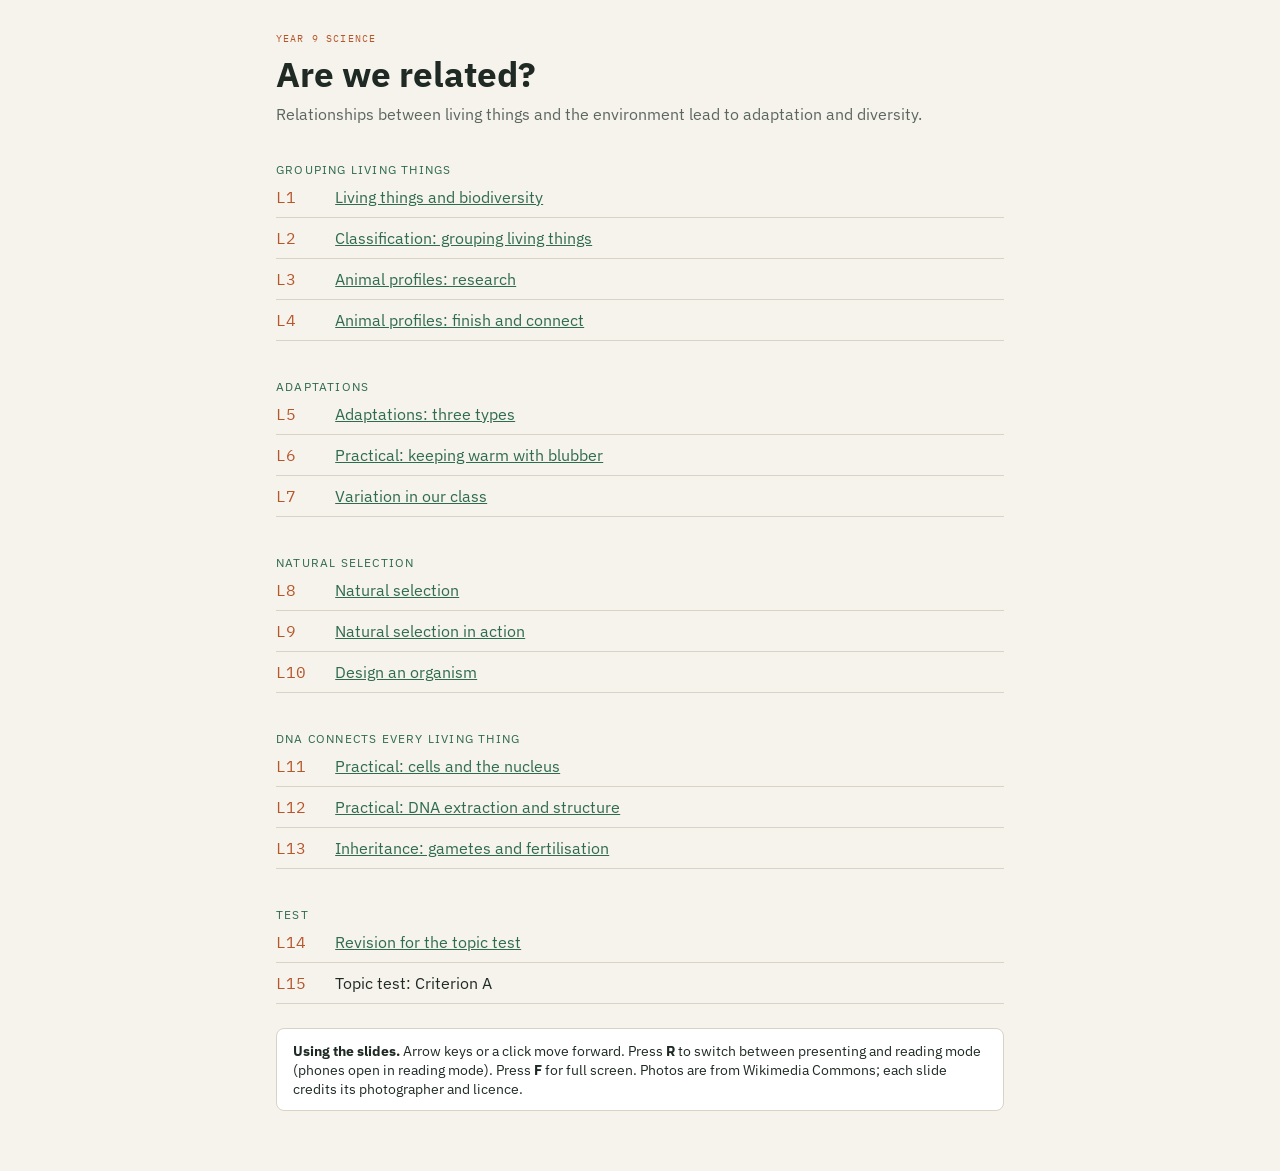
<file: index.html>
<!doctype html>
<html lang="en">
<head>
<meta charset="utf-8">
<meta name="viewport" content="width=device-width, initial-scale=1">
<title>Are we related?</title>
<link rel="preconnect" href="https://fonts.googleapis.com">
<link rel="stylesheet" href="https://fonts.googleapis.com/css2?family=IBM+Plex+Mono:wght@500&family=IBM+Plex+Sans:wght@400;600;700&display=swap">
<link rel="stylesheet" href="assets/deck.css">
<style>
  .page { max-width: 760px; margin: 0 auto; padding: 32px 16px 60px; }
  .page h1 { font-size: 2.2rem; margin: 0 0 0.2em; }
  .page .lead { color: var(--muted); margin-top: 0; }
  ol.lessons { list-style: none; padding: 0; margin: 24px 0; }
  ol.lessons li {
    display: grid; grid-template-columns: 3.2em 1fr; gap: 8px; align-items: baseline;
    padding: 10px 0; border-bottom: 1px solid var(--line);
  }
  .num { font-family: "IBM Plex Mono", ui-monospace, monospace; color: var(--accent-2); }
  .soon { color: var(--muted); }
  .soon::after { content: " · coming soon"; font-size: 0.8em; }
  ol.lessons li.section { display: block; border-bottom: none; padding-bottom: 0; }
  .section { font-size: 0.75rem; letter-spacing: 0.1em; text-transform: uppercase; color: var(--accent); margin-top: 28px; }
  .tips { background: var(--card); border: 1px solid var(--line); border-radius: 8px; padding: 12px 16px; font-size: 0.9rem; }
</style>
</head>
<body>
<div class="page">
  <p class="kicker">Year 9 Science</p>
  <h1>Are we related?</h1>
  <p class="lead">Relationships between living things and the environment lead to adaptation and diversity.</p>

  <ol class="lessons">
    <li class="section">Grouping living things</li>
    <li><span class="num">L1</span><a href="L01.html">Living things and biodiversity</a></li>
    <li><span class="num">L2</span><a href="L02.html">Classification: grouping living things</a></li>
    <li><span class="num">L3</span><a href="L03.html">Animal profiles: research</a></li>
    <li><span class="num">L4</span><a href="L04.html">Animal profiles: finish and connect</a></li>
    <li class="section">Adaptations</li>
    <li><span class="num">L5</span><a href="L05.html">Adaptations: three types</a></li>
    <li><span class="num">L6</span><a href="L06.html">Practical: keeping warm with blubber</a></li>
    <li><span class="num">L7</span><a href="L07.html">Variation in our class</a></li>
    <li class="section">Natural selection</li>
    <li><span class="num">L8</span><a href="L08.html">Natural selection</a></li>
    <li><span class="num">L9</span><a href="L09.html">Natural selection in action</a></li>
    <li><span class="num">L10</span><a href="L10.html">Design an organism</a></li>
    <li class="section">DNA connects every living thing</li>
    <li><span class="num">L11</span><a href="L11.html">Practical: cells and the nucleus</a></li>
    <li><span class="num">L12</span><a href="L12.html">Practical: DNA extraction and structure</a></li>
    <li><span class="num">L13</span><a href="L13.html">Inheritance: gametes and fertilisation</a></li>
    <li class="section">Test</li>
    <li><span class="num">L14</span><a href="L14.html">Revision for the topic test</a></li>
    <li><span class="num">L15</span><span>Topic test: Criterion A</span></li>
  </ol>

  <div class="tips">
    <b>Using the slides.</b> Arrow keys or a click move forward. Press <b>R</b> to switch between presenting and reading mode (phones open in reading mode). Press <b>F</b> for full screen. Photos are from Wikimedia Commons; each slide credits its photographer and licence.
  </div>
</div>
</body>
</html>
</file>
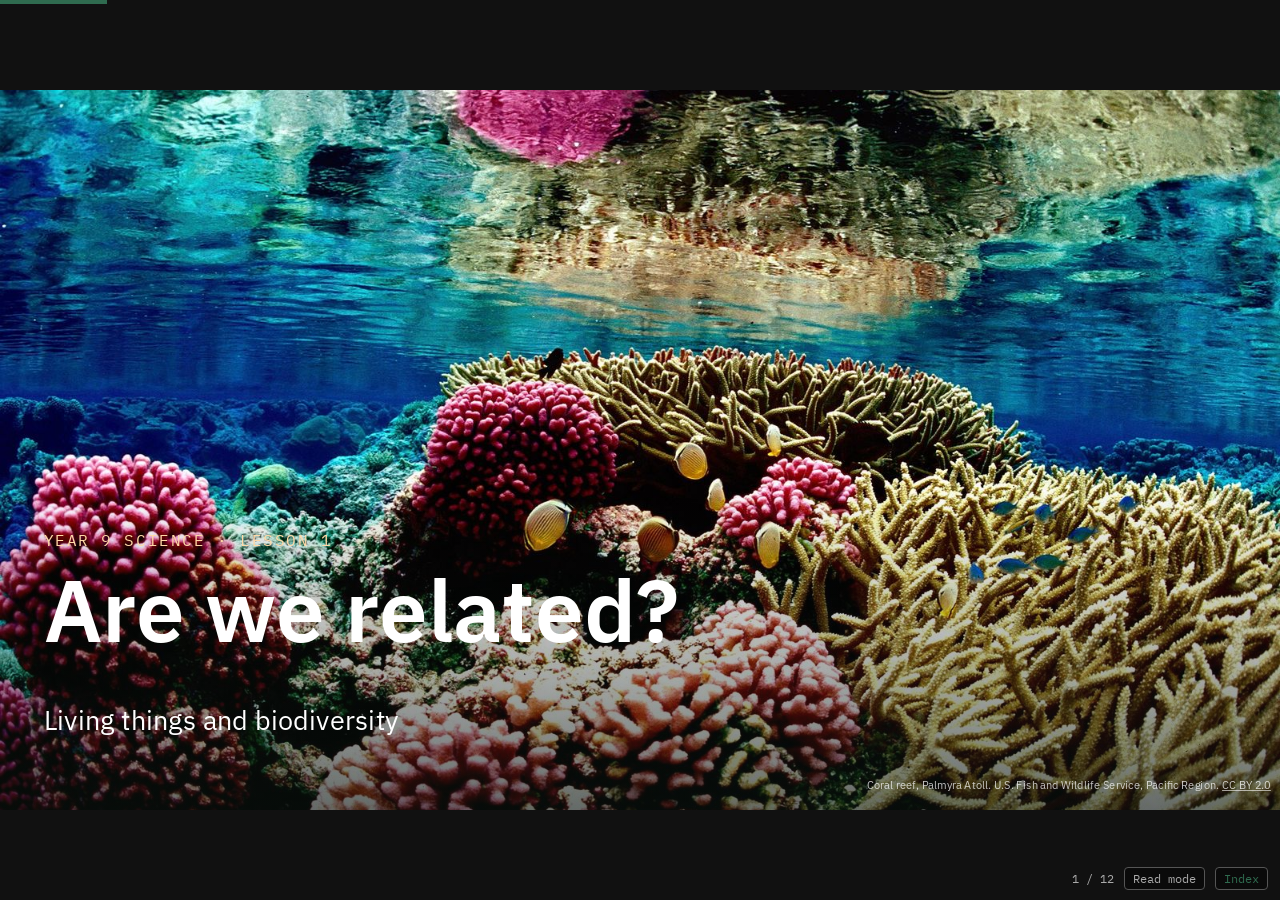
<file: L01.html>
<!doctype html>
<html lang="en">
<head>
<meta charset="utf-8">
<meta name="viewport" content="width=device-width, initial-scale=1">
<title>L1 Living things | Are we related?</title>
<link rel="preconnect" href="https://fonts.googleapis.com">
<link rel="stylesheet" href="https://fonts.googleapis.com/css2?family=IBM+Plex+Mono:wght@500&family=IBM+Plex+Sans:wght@400;600;700&display=swap">
<link rel="stylesheet" href="assets/deck.css">
</head>
<body>
<main class="deck">

<!-- 1. Title -->
<section class="slide photo">
  <img class="bg" src="img/L01-reef.jpg" alt="A coral reef crowded with corals and fish">
  <div class="overlay">
    <p class="kicker">Year 9 Science · Lesson 1</p>
    <h1>Are we related?</h1>
    <p>Living things and biodiversity</p>
  </div>
  <p class="credit">Coral reef, Palmyra Atoll. U.S. Fish and Wildlife Service, Pacific Region. <a href="https://commons.wikimedia.org/wiki/File:Coral_reef_at_palmyra.jpg">CC BY 2.0</a></p>
</section>

<!-- 2. Darwin's tree: the unit question -->
<section class="slide">
  <div class="cols wide-left">
    <div>
      <p class="kicker">The big question</p>
      <h2>In 1837 Charles Darwin drew this in his notebook</h2>
      <p>Above the sketch he wrote two words: <i>I think</i>.</p>
      <p class="step">Each branch is a kind of living thing. Where two branches meet is a <b>common ancestor</b>.</p>
      <p class="step def">If every living thing sits somewhere on one tree, then <b>we are all related</b>. This unit is about the evidence.</p>
    </div>
    <figure class="sketch">
      <img src="img/L01-darwin-tree.png" alt="Charles Darwin's 1837 notebook sketch of a branching tree, headed 'I think'">
      <figcaption class="credit">Charles Darwin, Notebook B (1837). <a href="https://commons.wikimedia.org/wiki/File:Darwin_tree.png">Public domain</a></figcaption>
    </figure>
  </div>
</section>

<!-- 3. The unit -->
<section class="slide">
  <p class="kicker">This unit</p>
  <h2>Every living thing on Earth is related through DNA</h2>
  <div class="cols wide-left">
    <div>
      <p class="def"><b>Statement of inquiry.</b> Relationships between living things and the environment lead to adaptation and diversity.</p>
      <ul>
        <li><b>Grouping living things.</b> Classifying organisms by shared characteristics.</li>
        <li><b>Adaptations.</b> Structural, behavioural and physiological.</li>
        <li><b>Natural selection.</b> Why some adaptations win.</li>
        <li><b>DNA.</b> The molecule that connects all life, through 3.5 billion years.</li>
      </ul>
    </div>
    <div class="card">
      <h3>Assessment</h3>
      <p>Topic test, Criterion A (Knowing and understanding), in Week 7.</p>
      <h3>Do now</h3>
      <p>Lab manual p2 to p3. Read the Know and Do checklist. Tick where you are <i>today</i>. We'll come back to it before the test.</p>
    </div>
  </div>
</section>

<!-- 4. Hero: tūī -->
<section class="slide photo">
  <img class="bg" src="img/L01-tui.jpg" alt="A tūī perched on a branch">
  <div class="overlay">
    <p class="kicker">Tūī · Prosthemadera novaeseelandiae</p>
    <h2>It's alive. How do you know?</h2>
  </div>
  <p class="credit">Charles J. Sharp. <a href="https://commons.wikimedia.org/wiki/File:Tui_(Prosthemadera_novaeseelandiae)_Tiritiri_Matangi_2.jpg">CC BY-SA 4.0</a></p>
</section>

<!-- 5. MRS C GREN -->
<section class="slide">
  <p class="kicker">Reminder from Year 7</p>
  <h2>MRS C GREN: the eight life processes</h2>
  <div class="cards four">
    <div class="card step"><div class="letter">M</div><div class="word">Movement</div><div class="meaning">Moving all or part of the body</div></div>
    <div class="card step"><div class="letter">R</div><div class="word">Respiration</div><div class="meaning">Releasing energy from food</div></div>
    <div class="card step"><div class="letter">S</div><div class="word">Sensitivity</div><div class="meaning">Detecting and responding to changes around it</div></div>
    <div class="card step"><div class="letter">C</div><div class="word">Cells</div><div class="meaning">Made of one or more cells</div></div>
    <div class="card step"><div class="letter">G</div><div class="word">Growth</div><div class="meaning">Getting bigger over time</div></div>
    <div class="card step"><div class="letter">R</div><div class="word">Reproduction</div><div class="meaning">Making more of its own kind</div></div>
    <div class="card step"><div class="letter">E</div><div class="word">Excretion</div><div class="meaning">Getting rid of waste the body makes</div></div>
    <div class="card step"><div class="letter">N</div><div class="word">Nutrition</div><div class="meaning">Taking in or making food</div></div>
  </div>
  <p class="step">Mrs C. Gren needs a first name. It has to start with <b>C</b>, for Cells. Class vote!</p>
</section>

<!-- 6. Living or not? -->
<section class="slide">
  <p class="kicker">Living or non-living?</p>
  <h2>Which MRS C GREN processes does each one show?</h2>
  <div class="cards four">
    <div class="tile">
      <figure><img src="img/L01-fire.jpg" alt="A large bonfire"></figure>
      <h3>Fire</h3>
      <p class="verdict step">Grows, moves, uses oxygen. But no cells. <b>Non-living.</b></p>
    </div>
    <div class="tile">
      <figure><img src="img/L01-seeds.jpg" alt="Many different seeds on a black background"></figure>
      <h3>Seeds</h3>
      <p class="verdict step">Made of cells, respiring slowly, waiting to grow. <b>Living.</b></p>
    </div>
    <div class="tile">
      <figure><img src="img/L01-quartz.jpg" alt="A cluster of clear quartz crystals"></figure>
      <h3>Crystal</h3>
      <p class="verdict step">Can grow, but no cells, no respiration. <b>Non-living.</b></p>
    </div>
    <div class="tile">
      <figure><img src="img/L01-phage.jpg" alt="Electron micrograph of viruses attached to a bacterium"></figure>
      <h3>Virus</h3>
      <p class="verdict step">No cells. Only reproduces inside a host cell. <b>Scientists disagree!</b></p>
    </div>
  </div>
  <p class="credit">Fire: Fir0002, <a href="https://commons.wikimedia.org/wiki/File:Large_bonfire.jpg">CC BY-SA 3.0</a>. Seeds: Alexander Klepnev, <a href="https://commons.wikimedia.org/wiki/File:%D0%A0%D0%B0%D0%B7%D0%BD%D0%BE%D0%BE%D0%B1%D1%80%D0%B0%D0%B7%D0%B8%D0%B5_%D1%81%D0%B5%D0%BC%D1%8F%D0%BD.jpg">CC BY 4.0</a>. Quartz: Didier Descouens, <a href="https://commons.wikimedia.org/wiki/File:Quartz_Br%C3%A9sil.jpg">CC BY-SA 4.0</a>. Viruses on a bacterium: Graham Beards, <a href="https://commons.wikimedia.org/wiki/File:Phage.jpg">CC BY-SA 3.0</a>.</p>
</section>

<!-- 7. Biodiversity and species -->
<section class="slide">
  <p class="kicker">Key words</p>
  <h2>Biodiversity and species</h2>
  <p class="def"><b>Biodiversity</b> is the different kinds of living things in an area.</p>
  <p class="def step"><b>A species</b> is a group of living things that share common characteristics and can breed together to produce fertile offspring.</p>
  <p class="step">Examples: tūī, pīwakawaka (fantail), humans.</p>
  <p class="step small">A tūī and a pīwakawaka are both birds, but they can't breed together. Different species.</p>
</section>

<!-- 8. How many species? -->
<section class="slide">
  <p class="kicker">Lab manual p6</p>
  <h2>How many species are there on Earth?</h2>
  <div class="cols">
    <div>
      <p>Write down your guess first.</p>
      <div class="step">
        <p class="big-number">8.7 million</p>
        <p>The best estimate (2011). Other estimates run from 5 million to 1 trillion. <b>We don't know.</b></p>
      </div>
      <div class="step">
        <p class="big-number">≈ 2 million</p>
        <p>Described so far, and rising. Most are <b>insects</b>.</p>
      </div>
    </div>
    <figure class="step">
      <img src="img/L01-beetles.jpg" alt="A collage of many different beetles" style="height:auto; max-height:560px; object-fit:contain">
      <figcaption class="credit">About 1 in 4 described animal species is a beetle. Bugboy52.40, <a href="https://commons.wikimedia.org/wiki/File:Coleoptera_collage.png">CC BY-SA 3.0</a></figcaption>
    </figure>
  </div>
</section>

<!-- 9. Video -->
<section class="slide">
  <p class="kicker">Watch</p>
  <h2>The amazing diversity of life</h2>
  <p>BBC Earth: <i>50 Top Natural History Moments, 50 to 41</i>.</p>
  <p><a href="https://www.youtube.com/results?search_query=BBC+Earth+50+Top+Natural+History+Moments+50-41" target="_blank" rel="noopener">Find it on YouTube</a></p>
  <p class="def step">As you watch, note <b>three living things</b> and one feature that helps each one survive. Hold on to them: those features are next week's topic.</p>
</section>

<!-- 10. Optional: seeds -->
<section class="slide">
  <p class="kicker">Optional · Lab manual p4 to p5</p>
  <h2>Set up: germinating seeds</h2>
  <p>Do offspring look like their parents? Plant seeds now and watch them over the next few weeks.</p>
  <ul>
    <li>Label your dish: name, class, date.</li>
    <li>Two moist cotton pads. Spray, don't flood.</li>
    <li>5 to 10 seeds, spread so they don't touch.</li>
    <li>Somewhere warm and light. Check and spray every lesson.</li>
  </ul>
</section>

<!-- 11. Exit -->
<section class="slide photo">
  <img class="bg" src="img/L01-phage.jpg" alt="Electron micrograph of viruses attached to a bacterium">
  <div class="overlay">
    <p class="kicker">Exit question</p>
    <h2>Is a virus alive?</h2>
    <p>Give one reason for yes and one reason for no. Use MRS C GREN.</p>
  </div>
  <p class="credit">Viruses attacking a bacterium. Graham Beards. <a href="https://commons.wikimedia.org/wiki/File:Phage.jpg">CC BY-SA 3.0</a></p>
</section>

<!-- 12. Missed this lesson? -->
<section class="slide">
  <p class="kicker">Away today?</p>
  <h2>Missed this lesson? Catch up here</h2>
  <ul>
    <li>Read through these slides. Copy the definitions of <b>biodiversity</b> and <b>species</b> into your book.</li>
    <li>Write out MRS C GREN with one example of each process from an animal you like.</li>
    <li>Lab manual p2 to p3: tick the Know and Do checklist.</li>
    <li>Lab manual p6: read <i>How many species are there?</i></li>
    <li>Answer the exit question in your book: is a virus alive?</li>
  </ul>
</section>

</main>
<script src="assets/deck.js"></script>
</body>
</html>
</file>
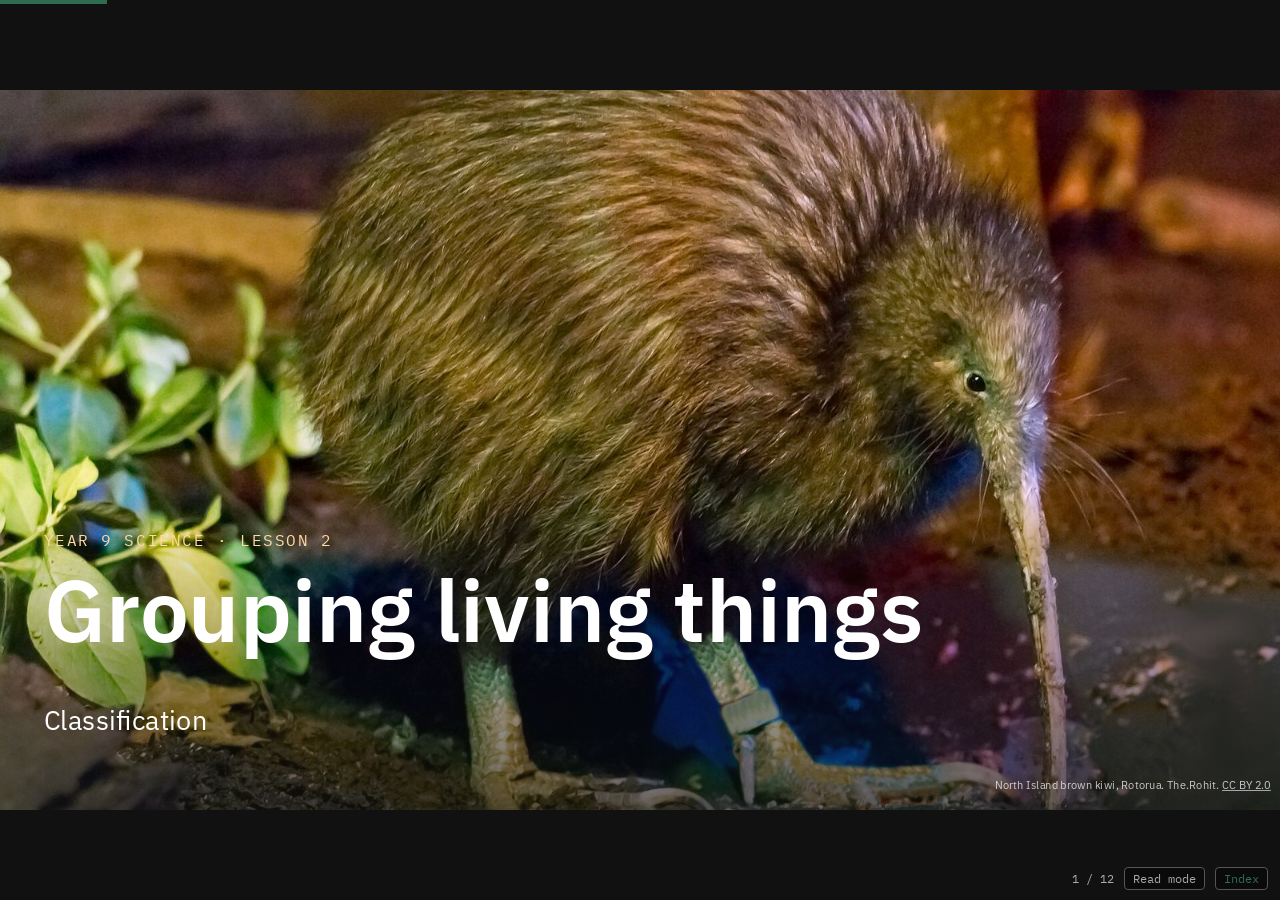
<file: L02.html>
<!doctype html>
<html lang="en">
<head>
<meta charset="utf-8">
<meta name="viewport" content="width=device-width, initial-scale=1">
<title>L2 Classification | Are we related?</title>
<link rel="preconnect" href="https://fonts.googleapis.com">
<link rel="stylesheet" href="https://fonts.googleapis.com/css2?family=IBM+Plex+Mono:wght@500&family=IBM+Plex+Sans:wght@400;600;700&display=swap">
<link rel="stylesheet" href="assets/deck.css">
</head>
<body>
<main class="deck">

<!-- 1. Title -->
<section class="slide photo">
  <img class="bg" src="img/L02-kiwi-hero.jpg" alt="A North Island brown kiwi probing the ground with its long beak">
  <div class="overlay">
    <p class="kicker">Year 9 Science · Lesson 2</p>
    <h1>Grouping living things</h1>
    <p>Classification</p>
  </div>
  <p class="credit">North Island brown kiwi, Rotorua. The.Rohit. <a href="https://commons.wikimedia.org/wiki/File:Apteryx_mantelli_-Rotorua,_North_Island,_New_Zealand-8a.jpg">CC BY 2.0</a></p>
</section>

<!-- 2. Starter: sort these -->
<section class="slide">
  <p class="kicker">Starter</p>
  <h2>Sort these eight into groups. What rule did you use?</h2>
  <div class="cards four compact">
    <div class="tile"><figure><img src="img/L02-kiwi.jpg" alt="A kiwi" style="object-position:50% 30%"></figure><h3>Kiwi</h3></div>
    <div class="tile"><figure><img src="img/L02-bat.jpg" alt="A short-tailed bat on the forest floor"></figure><h3>Pekapeka (bat)</h3></div>
    <div class="tile"><figure><img src="img/L02-tuatara.jpg" alt="A tuatara"></figure><h3>Tuatara</h3></div>
    <div class="tile"><figure><img src="img/L02-weta.jpg" alt="A tree wētā"></figure><h3>Wētā</h3></div>
    <div class="tile"><figure><img src="img/L02-snapper.jpg" alt="A snapper in an aquarium"></figure><h3>Tāmure (snapper)</h3></div>
    <div class="tile"><figure><img src="img/L02-frog.jpg" alt="A Hochstetter's frog"></figure><h3>Pepeketua (frog)</h3></div>
    <div class="tile"><figure><img src="img/L02-kauri.jpg" alt="Tāne Mahuta, a giant kauri tree" style="object-position:50% 35%"></figure><h3>Kauri</h3></div>
    <div class="tile"><figure><img src="img/L02-amanita.jpg" alt="A red and white fly agaric mushroom"></figure><h3>Fly agaric</h3></div>
  </div>
  <p class="credit">Kiwi: Maungatautari Ecological Island Trust, <a href="https://commons.wikimedia.org/wiki/File:TeTuatahianui.jpg">public domain</a>. Bat: Santana et al., <a href="https://commons.wikimedia.org/wiki/File:Mystacina_tuberculata.jpg">CC BY 4.0</a>. Tuatara: Sid Mosdell, <a href="https://commons.wikimedia.org/wiki/File:Tuatara_(5205719005).jpg">CC BY 2.0</a>. Wētā: Tony Wills, <a href="https://commons.wikimedia.org/wiki/File:Male_tree_weta-orig.jpg">CC BY 2.5</a>. Snapper: fir0002, <a href="https://commons.wikimedia.org/wiki/File:Snapper03_melb_aquarium.jpg">GFDL 1.2</a>. Frog: <a href="https://commons.wikimedia.org/wiki/File:Hochstetter%27s_Frog_without_Moss.jpg">public domain</a>. Kauri: W. Bulach, <a href="https://commons.wikimedia.org/wiki/File:00_29_0496_Waipoua_Forest_NZ_-_Kauri_Baum_Tane_Mahuta.jpg">CC BY-SA 4.0</a>. Fly agaric: Kieran Roy Powell, <a href="https://commons.wikimedia.org/wiki/File:Amanita_muscaria_Aberystwyth_2023.jpg">CC BY 4.0</a>.</p>
</section>

<!-- 3. The bat problem -->
<section class="slide">
  <p class="kicker">Starter, part two</p>
  <h2>Did you put the bat with the birds?</h2>
  <div class="cols">
    <div>
      <p>It flies, so it seems to fit. But scientists put the pekapeka in the same group as <b>you</b>.</p>
      <p class="step">It has <b>fur</b>, and the mother feeds her baby <b>milk</b>. Those features make it a <b>mammal</b>.</p>
      <p class="step def">Scientists group living things by features that show they are <b>related</b>, not just features that look alike.</p>
    </div>
    <figure>
      <img src="img/L02-bat.jpg" alt="A short-tailed bat on the forest floor" style="height:auto">
      <figcaption class="credit">Pekapeka-tou-poto, lesser short-tailed bat. Santana et al., <a href="https://commons.wikimedia.org/wiki/File:Mystacina_tuberculata.jpg">CC BY 4.0</a></figcaption>
    </figure>
  </div>
</section>

<!-- 4. Definition -->
<section class="slide">
  <p class="kicker">Key words</p>
  <h2>Classification</h2>
  <p class="def"><b>To classify</b> means to place things into groups based on the features they share.</p>
  <p class="def step"><b>Biological classification</b> is the system scientists use to describe how all living things are related to each other.</p>
  <p class="step">The biggest groups are the most general and hold a huge variety of living things. Each group splits into smaller groups whose members are more and more alike.</p>
</section>

<!-- 5. The seven levels -->
<section class="slide">
  <p class="kicker">From biggest to smallest</p>
  <h2>Kiwis Play Cricket On Flat Green Surfaces</h2>
  <div class="cols wide-left">
    <div class="levels">
      <div style="width:100%"><span><b>K</b>ingdom</span><span>Animals</span></div>
      <div class="step" style="width:92%"><span><b>P</b>hylum</span><span>Chordates (backbone)</span></div>
      <div class="step" style="width:84%"><span><b>C</b>lass</span><span>Birds</span></div>
      <div class="step" style="width:76%"><span><b>O</b>rder</span><span>Kiwi-like birds</span></div>
      <div class="step" style="width:68%"><span><b>F</b>amily</span><span>Kiwi</span></div>
      <div class="step" style="width:60%"><span><b>G</b>enus</span><span><i>Apteryx</i></span></div>
      <div class="step" style="width:52%"><span><b>S</b>pecies</span><span><i>Apteryx mantelli</i></span></div>
    </div>
    <div>
      <p><b>Top:</b> big, general groups. Lots of variety.</p>
      <p><b>Bottom:</b> small, specific groups. Very alike.</p>
      <p class="step def">Members of a <b>species</b> can breed together and have fertile offspring.</p>
    </div>
  </div>
</section>

<!-- 6. Worked example: kiwi v tūī -->
<section class="slide">
  <p class="kicker">Worked example</p>
  <h2>How closely related are a kiwi and a tūī?</h2>
  <table class="taxa">
    <tr><th>Level</th><th>North Island brown kiwi</th><th>Tūī</th></tr>
    <tr class="shared"><td>Kingdom</td><td>Animalia</td><td>Animalia</td></tr>
    <tr class="shared"><td>Phylum</td><td>Chordata</td><td>Chordata</td></tr>
    <tr class="shared"><td>Class</td><td>Aves</td><td>Aves</td></tr>
    <tr><td>Order</td><td>Apterygiformes</td><td>Passeriformes</td></tr>
    <tr><td>Family</td><td>Apterygidae</td><td>Meliphagidae</td></tr>
    <tr><td>Genus</td><td><i>Apteryx</i></td><td><i>Prosthemadera</i></td></tr>
    <tr><td>Species</td><td><i>Apteryx mantelli</i></td><td><i>Prosthemadera novaeseelandiae</i></td></tr>
  </table>
  <p class="step">They share three levels: both are birds, but not close relatives. <b>The more levels two living things share, the more closely related they are.</b></p>
</section>

<!-- 7. Hero: Champagne Pool -->
<section class="slide photo">
  <img class="bg" src="img/L02-champagne.jpg" alt="The steaming Champagne Pool at Wai-O-Tapu with its orange edge">
  <div class="overlay">
    <p class="kicker">Champagne Pool, Wai-O-Tapu · about 74 °C</p>
    <h2>Something lives in here. Which kingdom is it in?</h2>
  </div>
  <p class="credit">Christian Mehlführer. <a href="https://commons.wikimedia.org/wiki/File:ChampagnePool-Wai-O-Tapu_rotated_MC.jpg">CC BY 2.5</a></p>
</section>

<!-- 8. Domains -->
<section class="slide">
  <p class="kicker">Above the kingdoms</p>
  <h2>Three domains of life</h2>
  <p>For years scientists used five kingdoms. Bacteria-like single cells all went into one kingdom, Monera. In 1977 <b>Carl Woese</b> found that some of them had very different chemistry. They had evolved separately.</p>
  <div class="cards" style="grid-template-columns: 1fr 1fr 1.3fr">
    <div class="card step"><div class="word">Archaea</div><div class="meaning">Single cells, no nucleus. Many live in extreme places like hot springs and acid soils.</div></div>
    <div class="card step"><div class="word">Bacteria</div><div class="meaning">Single cells, no nucleus. Live almost everywhere, including inside you.</div></div>
    <div class="card step"><div class="word">Eukarya</div><div class="meaning">Cells <b>with a nucleus</b>. Four kingdoms: protists, fungi, plants and animals.</div></div>
  </div>
  <p class="step small">Domain sits above kingdom. So the full list is domain, kingdom, phylum, class, order, family, genus, species.</p>
</section>

<!-- 9. Scientific names -->
<section class="slide">
  <div class="cols wide-left">
    <div>
      <p class="kicker">Scientific names</p>
      <h2>Why not just say "kiwi"?</h2>
      <p>"Kiwi" can mean a bird, a fruit or a New Zealander. Common names change from place to place.</p>
      <p class="step def">Every species has a <b>scientific name</b> of two Latin words: the <b>genus</b>, then the <b>species</b>. One name, used worldwide.</p>
      <ul class="step">
        <li><span class="sci">Apteryx mantelli</span>: North Island brown kiwi</li>
        <li><span class="sci">Apteryx owenii</span>: little spotted kiwi. Same genus, so close relatives.</li>
        <li><span class="sci">Homo sapiens</span>: you</li>
      </ul>
      <p class="step small">Genus starts with a capital, species with a lower case letter. Type it in <i>italics</i>; when handwriting, underline it.</p>
    </div>
    <figure class="sketch">
      <img src="img/L02-linnaeus.jpg" alt="Portrait of Carl Linnaeus">
      <figcaption class="credit">Carl Linnaeus started this naming system in the 1750s. Alexander Roslin, <a href="https://commons.wikimedia.org/wiki/File:Carl_von_Linn%C3%A9,_1707-1778,_botanist,_professor_(Alexander_Roslin)_-_Nationalmuseum_-_15723_(cropped).tif">public domain</a></figcaption>
    </figure>
  </div>
</section>

<!-- 10. Who am I? -->
<section class="slide">
  <p class="kicker">Game</p>
  <h2>Who am I?</h2>
  <ul>
    <li>In your group, secretly choose an animal.</li>
    <li>Other groups ask <b>yes or no</b> questions to work out what it is. Twenty questions at most.</li>
    <li>Write down every question you ask.</li>
  </ul>
  <p class="step def">Afterwards: which questions were most useful? Did you start with big groups (Is it a mammal?) and narrow down? <b>That is classification.</b></p>
</section>

<!-- 11. Exit -->
<section class="slide">
  <p class="kicker">Exit question</p>
  <h2>Classify a human through all seven levels</h2>
  <table class="taxa">
    <tr><th>Level</th><th>Human</th></tr>
    <tr><td>Kingdom</td><td class="step">Animalia</td></tr>
    <tr><td>Phylum</td><td class="step">Chordata</td></tr>
    <tr><td>Class</td><td class="step">Mammalia</td></tr>
    <tr><td>Order</td><td class="step">Primates</td></tr>
    <tr><td>Family</td><td class="step">Hominidae</td></tr>
    <tr><td>Genus</td><td class="step"><i>Homo</i></td></tr>
    <tr><td>Species</td><td class="step"><i>Homo sapiens</i></td></tr>
  </table>
</section>

<!-- 12. Missed this lesson? -->
<section class="slide">
  <p class="kicker">Away today?</p>
  <h2>Missed this lesson? Catch up here</h2>
  <ul>
    <li>Copy the definitions of <b>classify</b>, <b>biological classification</b> and <b>species</b> into your book.</li>
    <li>Learn the seven levels: Kiwis Play Cricket On Flat Green Surfaces. Write each level next to its letter.</li>
    <li>Write down the three domains, and the four kingdoms in Eukarya.</li>
    <li>Explain why the bat belongs with mammals, not birds.</li>
    <li>Exit question: classify a human through all seven levels.</li>
  </ul>
</section>

</main>
<script src="assets/deck.js"></script>
</body>
</html>
</file>
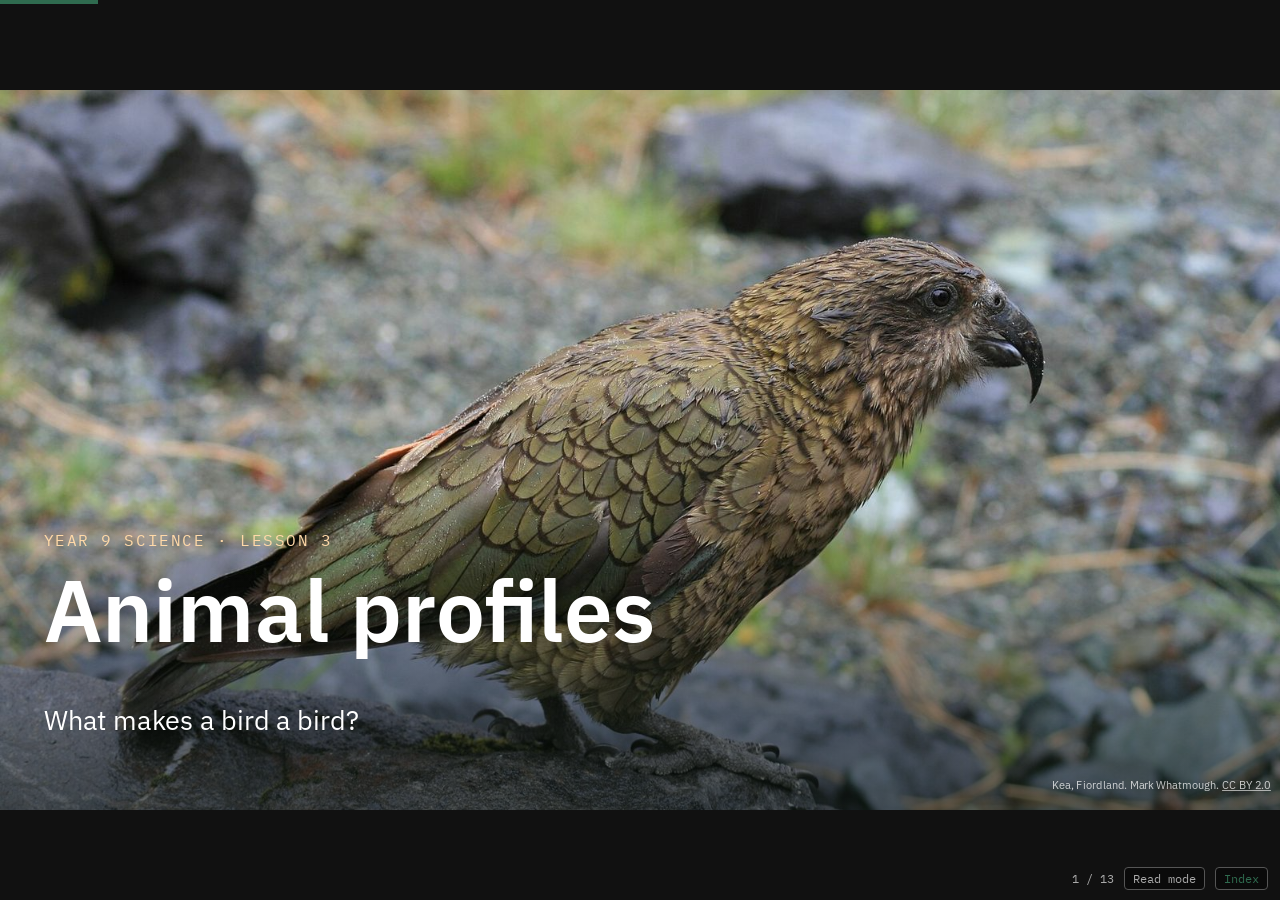
<file: L03.html>
<!doctype html>
<html lang="en">
<head>
<meta charset="utf-8">
<meta name="viewport" content="width=device-width, initial-scale=1">
<title>L3 Animal profiles | Are we related?</title>
<link rel="preconnect" href="https://fonts.googleapis.com">
<link rel="stylesheet" href="https://fonts.googleapis.com/css2?family=IBM+Plex+Mono:wght@500&family=IBM+Plex+Sans:wght@400;600;700&display=swap">
<link rel="stylesheet" href="assets/deck.css">
</head>
<body>
<main class="deck">

<!-- 1. Title -->
<section class="slide photo">
  <img class="bg" src="img/L03-kea.jpg" alt="A kea standing on rocks in Fiordland">
  <div class="overlay">
    <p class="kicker">Year 9 Science · Lesson 3</p>
    <h1>Animal profiles</h1>
    <p>What makes a bird a bird?</p>
  </div>
  <p class="credit">Kea, Fiordland. Mark Whatmough. <a href="https://commons.wikimedia.org/wiki/File:Nestor_notabilis_-Fiordland,_New_Zealand-8b.jpg">CC BY 2.0</a></p>
</section>

<!-- 2. Hero: platypus -->
<section class="slide photo">
  <img class="bg" src="img/L03-platypus.jpg" alt="A platypus swimming at the surface of a river">
  <div class="overlay">
    <p class="kicker">Platypus · Ornithorhynchus anatinus</p>
    <h2>Mammal, bird or reptile?</h2>
  </div>
  <p class="credit">Charles J. Sharp. <a href="https://commons.wikimedia.org/wiki/File:Duck-billed_platypus_(Ornithorhynchus_anatinus)_Scottsdale.jpg">CC BY-SA 4.0</a></p>
</section>

<!-- 3. Platypus clues -->
<section class="slide">
  <p class="kicker">The evidence</p>
  <h2>Which clues matter?</h2>
  <div class="cols">
    <ul>
      <li>A bill like a duck's</li>
      <li>Webbed feet</li>
      <li>Lays eggs</li>
      <li>Males have a venomous spur on the back legs</li>
      <li>Covered in fur</li>
      <li>Mothers feed their young milk</li>
    </ul>
    <div>
      <p class="step big-number">Mammal</p>
      <p class="step">Fur and milk are features <b>every</b> mammal has. A bill and eggs are not features only birds have.</p>
      <p class="step def">To place an animal in a group, look for the <b>key features shared by all members</b> of that group.</p>
    </div>
  </div>
</section>

<!-- 4. Five vertebrate groups -->
<section class="slide">
  <p class="kicker">Animals with a backbone: vertebrates</p>
  <h2>Five groups, five sets of key features</h2>
  <div class="cards five">
    <div class="card">
      <figure><img src="img/L03-kekeno.jpg" alt="A New Zealand fur seal" style="object-position:50% 30%"></figure>
      <div class="word">Mammals</div>
      <ul class="step"><li>Hair or fur</li><li>Young fed on milk</li><li>Breathe with lungs</li><li>Warm-blooded</li><li>Most give birth to live young</li></ul>
    </div>
    <div class="card">
      <figure><img src="img/L01-tui.jpg" alt="A tūī"></figure>
      <div class="word">Birds</div>
      <ul class="step"><li>Feathers</li><li>Beak and wings (not all fly)</li><li>Breathe with lungs</li><li>Warm-blooded</li><li>Lay hard-shelled eggs</li></ul>
    </div>
    <div class="card">
      <figure><img src="img/L02-tuatara.jpg" alt="A tuatara"></figure>
      <div class="word">Reptiles</div>
      <ul class="step"><li>Dry, scaly skin</li><li>Breathe with lungs</li><li>Cold-blooded</li><li>Most lay leathery eggs on land</li></ul>
    </div>
    <div class="card">
      <figure><img src="img/L02-frog.jpg" alt="A Hochstetter's frog"></figure>
      <div class="word">Amphibians</div>
      <ul class="step"><li>Moist skin, no scales</li><li>Young breathe with gills; adults with lungs and skin</li><li>Cold-blooded</li><li>Lay eggs in water; metamorphosis</li></ul>
    </div>
    <div class="card">
      <figure><img src="img/L02-snapper.jpg" alt="A snapper"></figure>
      <div class="word">Fish</div>
      <ul class="step"><li>Scales and fins</li><li>Breathe with gills</li><li>Cold-blooded</li><li>Most lay eggs in water</li></ul>
    </div>
  </div>
  <p class="credit">Kekeno (NZ fur seal): Charles J. Sharp, <a href="https://commons.wikimedia.org/wiki/File:New_Zealand_fur_seal_(Arctocephalus_forsteri)_male_Kangaroo_Island.jpg">CC BY-SA 4.0</a>. Tūī: Charles J. Sharp, <a href="https://commons.wikimedia.org/wiki/File:Tui_(Prosthemadera_novaeseelandiae)_Tiritiri_Matangi_2.jpg">CC BY-SA 4.0</a>. Tuatara: Sid Mosdell, <a href="https://commons.wikimedia.org/wiki/File:Tuatara_(5205719005).jpg">CC BY 2.0</a>. Frog: <a href="https://commons.wikimedia.org/wiki/File:Hochstetter%27s_Frog_without_Moss.jpg">public domain</a>. Snapper: fir0002, <a href="https://commons.wikimedia.org/wiki/File:Snapper03_melb_aquarium.jpg">GFDL 1.2</a>.</p>
</section>

<!-- 5. Insects -->
<section class="slide">
  <div class="cols">
    <div>
      <p class="kicker">Animals without a backbone</p>
      <h2>Insects: the biggest group of all</h2>
      <p>Most animals have no backbone. Insects alone make up about three quarters of all known animal species, around a million of them.</p>
      <ul class="step">
        <li>An <b>exoskeleton</b>: a hard covering on the outside instead of a skeleton inside</li>
        <li>Body in <b>three sections</b>: head, thorax, abdomen</li>
        <li><b>Six legs</b></li>
        <li>Most hatch from eggs; many go through metamorphosis</li>
      </ul>
    </div>
    <figure>
      <img src="img/L02-weta.jpg" alt="A tree wētā" style="height:auto">
      <figcaption class="credit">Tree wētā. Tony Wills, <a href="https://commons.wikimedia.org/wiki/File:Male_tree_weta-orig.jpg">CC BY 2.5</a></figcaption>
    </figure>
  </div>
</section>

<!-- 6. The task -->
<section class="slide">
  <p class="kicker">Lab manual p7 · Stile: Project: Animal profiles</p>
  <h2>Your task: an A5 animal profile poster</h2>
  <p>Your teacher will give you an animal. Research it and plan your poster on p7.</p>
  <div class="cols">
    <ul>
      <li>Common name and scientific name</li>
      <li>Animal group, and the features that place it there</li>
      <li>Habitat</li>
      <li>Conservation status</li>
    </ul>
    <ul>
      <li>One <b>structural</b>, one <b>behavioural</b> and one <b>physiological</b> adaptation, and how each helps</li>
      <li>A close relative on the Evogeneao tree of life, and how long ago they shared a common ancestor</li>
      <li>Your sources</li>
    </ul>
  </div>
</section>

<!-- 7. Adaptations preview -->
<section class="slide">
  <p class="kicker">Sneak preview · more in Lesson 5</p>
  <h2>Three kinds of adaptation</h2>
  <p class="def"><b>Adaptation:</b> a feature that gives a living thing an advantage in its environment.</p>
  <div class="cards three">
    <div class="card step"><div class="word">Structural</div><div class="meaning">A physical feature of the body. <i>A kea's hooked beak for tearing food.</i></div></div>
    <div class="card step"><div class="word">Behavioural</div><div class="meaning">Something the animal does. <i>Kekeno hunting at night, when squid rise to the surface.</i></div></div>
    <div class="card step"><div class="word">Physiological</div><div class="meaning">A process inside the body. <i>A platypus making venom.</i></div></div>
  </div>
</section>

<!-- 8. Evogeneao -->
<section class="slide">
  <p class="kicker">Finding relatives</p>
  <h2>The Evogeneao tree of life</h2>
  <p>Find your animal on the outside of the tree. Follow its branch inwards until it meets another animal's branch. That meeting point is their <b>common ancestor</b>.</p>
  <p><a href="https://www.evogeneao.com/en/explore/tree-of-life-explorer" target="_blank" rel="noopener">evogeneao.com: Tree of Life Explorer</a></p>
  <p class="step def">Example: humans and eels shared a common ancestor about <b>400 million years ago</b>. It looked something like a small finned fish.</p>
  <p class="step">Next lesson we'll use the tree to join everyone's posters into one wall display.</p>
</section>

<!-- 9. Sources -->
<section class="slide">
  <p class="kicker">Research well</p>
  <h2>Where to look</h2>
  <div class="cols">
    <div>
      <h3>Aotearoa species</h3>
      <ul>
        <li><a href="https://www.doc.govt.nz/nature/native-animals/">Department of Conservation</a></li>
        <li><a href="https://www.nzbirdsonline.org.nz/">NZ Birds Online</a></li>
        <li><a href="https://www.sciencelearn.org.nz/">Science Learning Hub</a></li>
      </ul>
    </div>
    <div>
      <h3>Anywhere in the world</h3>
      <ul>
        <li><a href="https://www.iucnredlist.org/">IUCN Red List</a>: conservation status</li>
        <li><a href="https://animaldiversity.org/">Animal Diversity Web</a></li>
        <li><a href="https://www.britannica.com/">Britannica</a></li>
      </ul>
    </div>
  </div>
  <p class="step def">Write down each source as you use it: the site name and the page title.</p>
</section>

<!-- 10. Insect mihi option -->
<section class="slide">
  <p class="kicker">Alternative task</p>
  <h2>An insect mihi</h2>
  <div class="cols">
    <div>
      <p>A mihi introduces who you are through your whakapapa and your land. Scientific names also show whakapapa: who an organism is related to, and how closely.</p>
      <ul class="small">
        <li>Choose an insect and find its full scientific name.</li>
        <li>Trace it back: genus, family, order, class, phylum, kingdom.</li>
        <li>Describe where it lives: its tree, awa and maunga.</li>
      </ul>
      <p class="credit">Activity from the <a href="https://www.sciencelearn.org.nz/">Science Learning Hub</a>, University of Waikato.</p>
    </div>
    <p class="quote step">I am a Wellington tree wētā. My full name is <i>Hemideina crassidens</i>. I belong to the family Anostostomatidae, with the giant wētā. Through the order Orthoptera I am related to crickets and grasshoppers, and through Insecta to every insect. Through the phylum Arthropoda I am related to spiders and crabs. I live in a hollow in a māhoe tree at Ōtari. My home is Aotearoa.</p>
  </div>
</section>

<!-- 11. Poster checklist -->
<section class="slide">
  <p class="kicker">Before you finish</p>
  <h2>Poster checklist</h2>
  <ul>
    <li>Name and picture of your animal</li>
    <li>Its animal group, and the features that put it there</li>
    <li>One structural, one behavioural and one physiological adaptation, each explained</li>
    <li>Where it fits on the Evogeneao tree of life</li>
    <li>Your sources</li>
  </ul>
  <p class="step def">Posters are finished next lesson, so get your research done today.</p>
</section>

<!-- 12. Exit -->
<section class="slide photo">
  <img class="bg" src="img/L03-kekeno.jpg" alt="A New Zealand fur seal" style="object-position:50% 30%">
  <div class="overlay">
    <p class="kicker">Exit question</p>
    <h2>Which group is your animal in?</h2>
    <p>Name one feature that proves it.</p>
  </div>
  <p class="credit">Kekeno, NZ fur seal. Charles J. Sharp. <a href="https://commons.wikimedia.org/wiki/File:New_Zealand_fur_seal_(Arctocephalus_forsteri)_male_Kangaroo_Island.jpg">CC BY-SA 4.0</a></p>
</section>

<!-- 13. Missed this lesson? -->
<section class="slide">
  <p class="kicker">Away today?</p>
  <h2>Missed this lesson? Catch up here</h2>
  <ul>
    <li>Copy the key features of the five vertebrate groups, and of insects, into your book.</li>
    <li>Ask your teacher which animal you have been given.</li>
    <li>Lab manual p7: start filling in the planning table using the sources on slide 9.</li>
    <li>Find your animal on the Evogeneao tree of life and note one close relative.</li>
    <li>Exit question: which group is your animal in, and what feature proves it?</li>
  </ul>
</section>

</main>
<script src="assets/deck.js"></script>
</body>
</html>
</file>
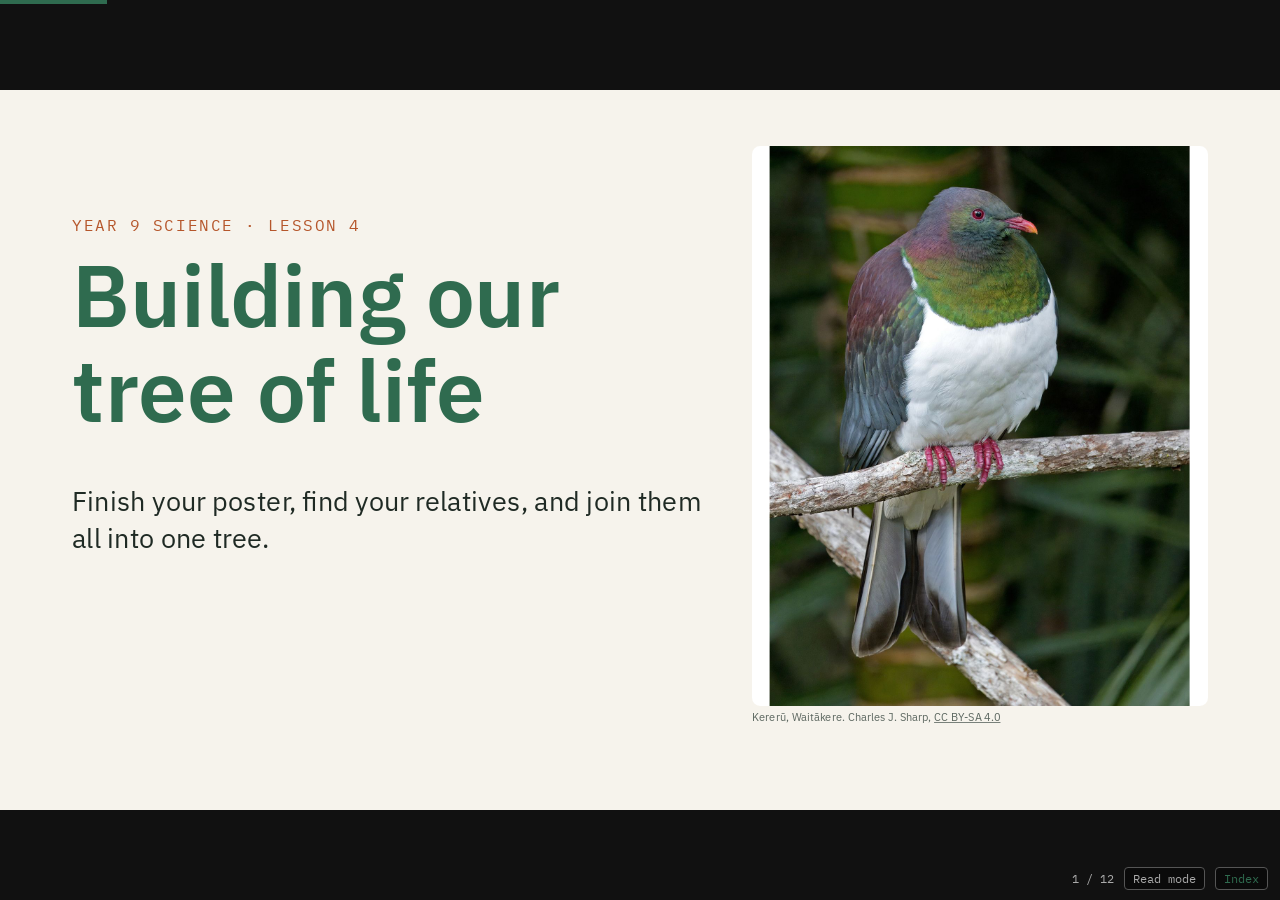
<file: L04.html>
<!doctype html>
<html lang="en">
<head>
<meta charset="utf-8">
<meta name="viewport" content="width=device-width, initial-scale=1">
<title>L4 Connecting the posters | Are we related?</title>
<link rel="preconnect" href="https://fonts.googleapis.com">
<link rel="stylesheet" href="https://fonts.googleapis.com/css2?family=IBM+Plex+Mono:wght@500&family=IBM+Plex+Sans:wght@400;600;700&display=swap">
<link rel="stylesheet" href="assets/deck.css">
</head>
<body>
<main class="deck">

<!-- 1. Title -->
<section class="slide">
  <div class="cols wide-left">
    <div style="padding-top:2.5em">
      <p class="kicker">Year 9 Science · Lesson 4</p>
      <h1 style="color:var(--accent)">Building our tree of life</h1>
      <p>Finish your poster, find your relatives, and join them all into one tree.</p>
    </div>
    <figure class="sketch">
      <img src="img/L04-kereru.jpg" alt="A kererū perched on a branch">
      <figcaption class="credit">Kererū, Waitākere. Charles J. Sharp, <a href="https://commons.wikimedia.org/wiki/File:New_Zealand_pigeon_(Hemiphaga_novaeseelandiae)_Waitakere.jpg">CC BY-SA 4.0</a></figcaption>
    </figure>
  </div>
</section>

<!-- 2. Plan -->
<section class="slide">
  <p class="kicker">Today</p>
  <h2>The plan</h2>
  <ol>
    <li><b>Finish your poster.</b> 20 minutes.</li>
    <li><b>Find your group.</b> Stand with the animals that share your key features.</li>
    <li><b>Build the tree.</b> Join every poster into one tree on the wall.</li>
    <li><b>Generalise.</b> What does the tree tell us?</li>
  </ol>
</section>

<!-- 3. Finish posters -->
<section class="slide">
  <p class="kicker">20 minutes</p>
  <h2>Finish your poster</h2>
  <ul>
    <li>Name and picture of your animal</li>
    <li>Its animal group, and the features that put it there</li>
    <li>One structural, one behavioural and one physiological adaptation, each explained</li>
    <li>A close relative on the Evogeneao tree, and how long ago they shared a common ancestor</li>
    <li>Your sources</li>
  </ul>
  <p class="step def">Write the <b>common ancestor date</b> large on your poster. We need it to place you on the wall.</p>
</section>

<!-- 4. Find your group -->
<section class="slide">
  <p class="kicker">Get moving</p>
  <h2>Find your group</h2>
  <p>Hold up your poster. Stand with the animals that share your <b>key features</b>: mammals, birds, reptiles, amphibians, fish, insects, everything else.</p>
  <ul class="step">
    <li>Is any animal hard to place? What feature settles it?</li>
    <li>Which group has the most members? Is that true of all animals on Earth?</li>
  </ul>
  <p class="step def">Now, inside your group: who is most closely related to whom? Use your common ancestor dates.</p>
</section>

<!-- 5. Reading the tree -->
<section class="slide">
  <p class="kicker">Evogeneao</p>
  <h2>How long ago did we share an ancestor?</h2>
  <table class="taxa">
    <tr><th>Humans and…</th><th>Last common ancestor, about</th></tr>
    <tr class="step"><td>Kekeno (fur seal)</td><td>95 million years ago</td></tr>
    <tr class="step"><td>Tūī</td><td>320 million years ago</td></tr>
    <tr class="step"><td>Tuatara</td><td>320 million years ago</td></tr>
    <tr class="step"><td>Pepeketua (frog)</td><td>350 million years ago</td></tr>
    <tr class="step"><td>Tāmure (snapper)</td><td>430 million years ago</td></tr>
    <tr class="step"><td>Wētā</td><td>more than 550 million years ago</td></tr>
  </table>
  <p class="step">Why do the tūī and the tuatara have the <b>same</b> date? Their branch split from ours before it split into birds and reptiles.</p>
  <p class="small">Dates are rounded estimates from <a href="https://timetree.org/">TimeTree</a>. Evogeneao's numbers may differ a little.</p>
</section>

<!-- 6. Build the wall -->
<section class="slide">
  <p class="kicker">Class task</p>
  <h2>Build the tree on the wall</h2>
  <div class="cols">
    <ul>
      <li>The <b>trunk</b> is the common ancestor of all animals.</li>
      <li>Each <b>group</b> gets its own branch.</li>
      <li>Posters go at the <b>tips</b> of the branches.</li>
      <li>Where two branches meet, write the <b>common ancestor date</b>.</li>
    </ul>
    <p class="def step">Rule: animals with a <b>more recent</b> common ancestor go on branches that join <b>closer to the tips</b>. Older splits join closer to the trunk.</p>
  </div>
  <p class="step"><a href="https://www.evogeneao.com/en/explore/videos" target="_blank" rel="noopener">Evogeneao videos</a>: watch how the tree of life works before you start.</p>
</section>

<!-- 7. Haeckel -->
<section class="slide">
  <div class="cols wide-left">
    <div>
      <p class="kicker">You're not the first</p>
      <h2>Ernst Haeckel drew this tree in 1879</h2>
      <p>He used body features like the ones on your posters to decide where each animal belonged.</p>
      <p class="step">Today scientists also compare <b>DNA</b>. When DNA and body features point to the same tree, that is strong evidence it is right.</p>
      <p class="step small">Haeckel put humans at the very top. Modern trees don't: every living species is at a tip, the same distance from the trunk.</p>
    </div>
    <figure class="sketch">
      <img src="img/L04-haeckel.jpg" alt="Ernst Haeckel's drawing of a tree of life with humans at the top">
      <figcaption class="credit">Ernst Haeckel, <i>The Evolution of Man</i> (1879). <a href="https://commons.wikimedia.org/wiki/File:Tree_of_life_by_Haeckel.jpg">Public domain</a></figcaption>
    </figure>
  </div>
</section>

<!-- 8. Three domains tree -->
<section class="slide">
  <p class="kicker">Zoom out</p>
  <h2>Where is our wall on the whole tree of life?</h2>
  <figure class="sketch"><img src="img/L04-tree-domains.png" alt="A tree of life showing the three domains Bacteria, Archaea and Eukarya, with animals as one small branch of Eukarya" style="max-height:500px"></figure>
  <p class="step">Find <b>Animals</b>, top right. Every poster on our wall sits on that one small branch.</p>
  <p class="credit">Eric Gaba, after NASA Astrobiology Institute. <a href="https://commons.wikimedia.org/wiki/File:Phylogenetic_tree.svg">Public domain</a></p>
</section>

<!-- 9. Generalise -->
<section class="slide">
  <p class="kicker">Generalise</p>
  <h2>What does our tree tell us?</h2>
  <ul>
    <li>How many species are there?</li>
    <li>What are the main groups?</li>
    <li>What features must you have to fit in each group?</li>
  </ul>
  <p class="step def"><b>Big idea:</b> living things can be grouped into smaller groups of related organisms based on their characteristics.</p>
</section>

<!-- 10. Exit -->
<section class="slide">
  <p class="kicker">Exit question</p>
  <h2>Write your own generalisation</h2>
  <p>One sentence about how living things are grouped, and why. Use your own words, not the big idea on the last slide.</p>
  <p class="step small">Stuck? Start with "Animals that share…"</p>
</section>

<!-- 11. Just for fun -->
<section class="slide">
  <p class="kicker">Just for fun</p>
  <h2>Which chonky animal are you?</h2>
  <p>A BBC Earth quiz. Skip to the results at the end; you don't need to sign up or give an email.</p>
  <ul>
    <li><a href="https://www.bbcearth.com/quiz/which-chonky-animal-are-you" target="_blank" rel="noopener">Quiz 1</a></li>
    <li><a href="https://www.bbcearth.com/quiz/which-chonky-animal-are-you-2" target="_blank" rel="noopener">Quiz 2</a></li>
  </ul>
  <p class="step">Whichever animal you get: which group is it in, and which key feature proves it?</p>
</section>

<!-- 12. Missed this lesson? -->
<section class="slide">
  <p class="kicker">Away today?</p>
  <h2>Missed this lesson? Catch up here</h2>
  <ul>
    <li>Finish your poster at home using the checklist on slide 3, and hand it in next lesson.</li>
    <li>Look at the class tree on the wall and find where your animal fits.</li>
    <li>Copy the table on slide 5 into your book. Explain why the tūī and tuatara share a date.</li>
    <li>Exit question: write your own generalisation about how living things are grouped.</li>
  </ul>
</section>

</main>
<script src="assets/deck.js"></script>
</body>
</html>
</file>
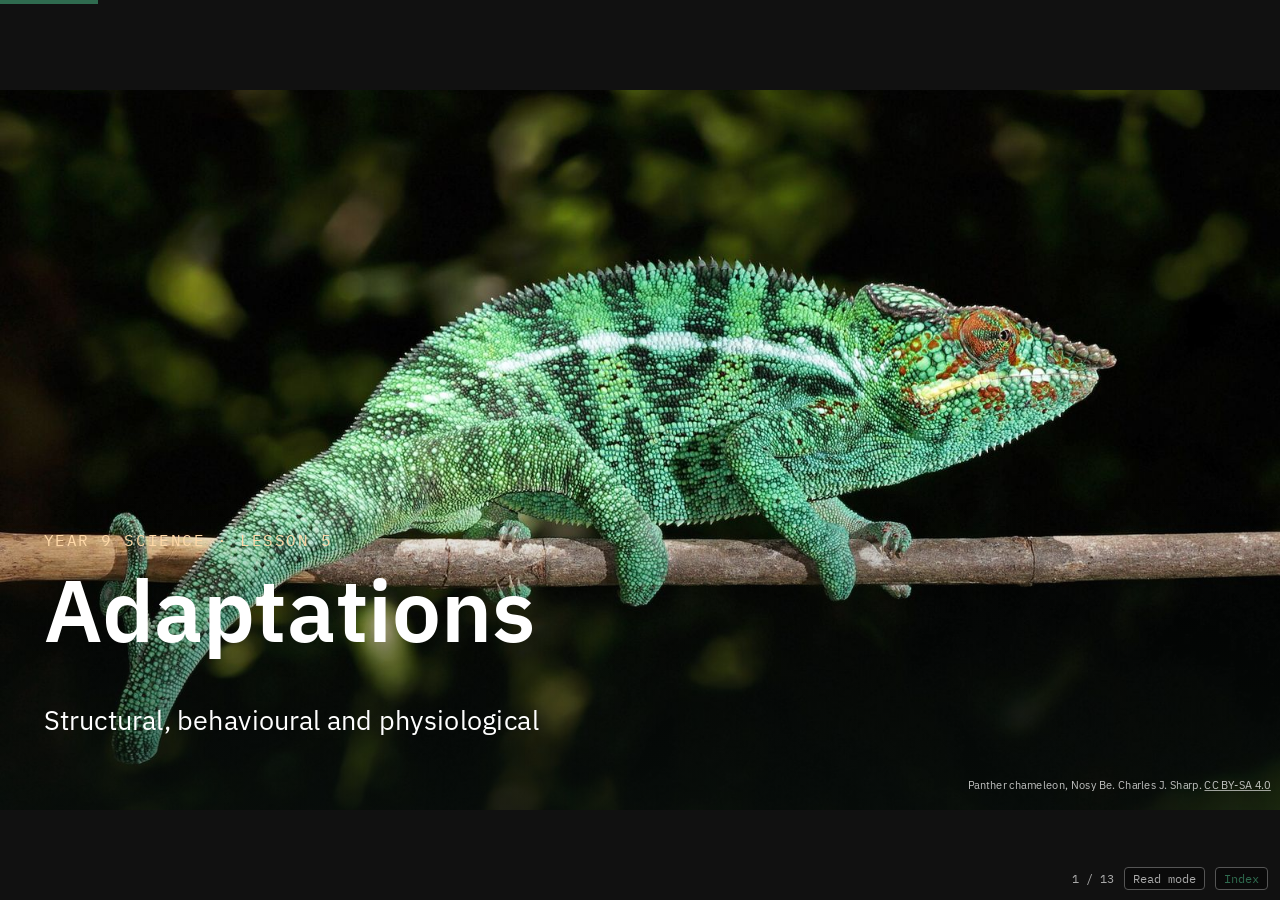
<file: L05.html>
<!doctype html>
<html lang="en">
<head>
<meta charset="utf-8">
<meta name="viewport" content="width=device-width, initial-scale=1">
<title>L5 Adaptations | Are we related?</title>
<link rel="preconnect" href="https://fonts.googleapis.com">
<link rel="stylesheet" href="https://fonts.googleapis.com/css2?family=IBM+Plex+Mono:wght@500&family=IBM+Plex+Sans:wght@400;600;700&display=swap">
<link rel="stylesheet" href="assets/deck.css">
</head>
<body>
<main class="deck">

<!-- 1. Title -->
<section class="slide photo">
  <img class="bg" src="img/L05-chameleon.jpg" alt="A green panther chameleon gripping a branch">
  <div class="overlay">
    <p class="kicker">Year 9 Science · Lesson 5</p>
    <h1>Adaptations</h1>
    <p>Structural, behavioural and physiological</p>
  </div>
  <p class="credit">Panther chameleon, Nosy Be. Charles J. Sharp. <a href="https://commons.wikimedia.org/wiki/File:Panther_chameleon_(Furcifer_pardalis)_male_Nosy_Be.jpg">CC BY-SA 4.0</a></p>
</section>

<!-- 2. Camel hero -->
<section class="slide photo">
  <img class="bg" src="img/L05-camel.jpg" alt="A dromedary camel standing in a rocky desert">
  <div class="overlay">
    <p class="kicker">Starter</p>
    <h2>How does a camel survive the desert?</h2>
    <p>List everything you can think of. Then watch the video.</p>
  </div>
  <p class="credit">Dromedary, Sinai. Florian Prischl. <a href="https://commons.wikimedia.org/wiki/File:Camelus_dromedarius_in_Nuweiba.jpg">CC BY-SA 3.0</a></p>
</section>

<!-- 3. Camel features -->
<section class="slide">
  <p class="kicker">Camel</p>
  <h2>What's in the hump?</h2>
  <div class="cols">
    <div>
      <p>Most people say water. <span class="step"><b>It's fat.</b> The camel can break it down for energy when food is scarce.</span></p>
      <ul class="step">
        <li>Long eyelashes and nostrils that close keep out sand.</li>
        <li>Wide, padded feet spread out on soft sand.</li>
        <li>Very little urine and very dry dung save water.</li>
        <li>Can drink more than 100 litres in about ten minutes.</li>
      </ul>
    </div>
    <p class="step def">Each of these features gives the camel an <b>advantage</b> in the desert. Each one is an <b>adaptation</b>.</p>
  </div>
</section>

<!-- 4. Definition -->
<section class="slide">
  <p class="kicker">Key word · Lab manual p11</p>
  <h2>Adaptation</h2>
  <p class="def"><b>An adaptation</b> is a feature, characteristic or trait that gives an organism an advantage in its environment.</p>
  <p class="step">Adaptations build up over <b>many generations</b>. A single camel can't grow a bigger hump because it needs one.</p>
  <p class="step small">How they build up is natural selection. That's coming in Lesson 8.</p>
</section>

<!-- 5. Three types -->
<section class="slide">
  <p class="kicker">Three types</p>
  <h2>Structural, behavioural, physiological</h2>
  <div class="cards three">
    <div class="card"><div class="word">Structural</div><div class="meaning">A <b>physical feature</b> of the body you could see or touch.</div><p class="step small">Chameleon: eyes that swivel separately; a long, sticky tongue.</p></div>
    <div class="card"><div class="word">Behavioural</div><div class="meaning">Something the organism <b>does</b>.</div><p class="step small">Chameleon: walks with a slow, rocking sway, like a leaf in the breeze.</p></div>
    <div class="card"><div class="word">Physiological</div><div class="meaning">A <b>process inside</b> the body.</div><p class="step small">Chameleon: changes skin colour to signal or blend in.</p></div>
  </div>
  <p class="step def">Quick test. Can you <b>see</b> it on a photo? Probably structural. Is the animal <b>doing</b> it? Behavioural. Is it happening <b>inside</b>? Physiological.</p>
</section>

<!-- 6. Card sort -->
<section class="slide">
  <p class="kicker">Lab manual p11</p>
  <h2>Sort these into the table</h2>
  <div class="cards three">
    <div class="card">Penguins huddling together</div>
    <div class="card">A cactus's spines</div>
    <div class="card">Snakes producing venom</div>
    <div class="card">Birds migrating for winter</div>
    <div class="card">A polar bear's thick fur</div>
    <div class="card">Camels producing very little urine</div>
    <div class="card">Possums being active at night</div>
    <div class="card">A duck's webbed feet</div>
    <div class="card">Humans sweating to cool down</div>
  </div>
  <p>Then add <b>two of your own</b> to each column.</p>
</section>

<!-- 7. Card sort answers -->
<section class="slide">
  <p class="kicker">Check your table</p>
  <h2>Answers</h2>
  <div class="cards three">
    <div class="card step"><div class="word">Structural</div><ul><li>A cactus's spines</li><li>A polar bear's thick fur</li><li>A duck's webbed feet</li></ul></div>
    <div class="card step"><div class="word">Behavioural</div><ul><li>Penguins huddling together</li><li>Birds migrating for winter</li><li>Possums being active at night</li></ul></div>
    <div class="card step"><div class="word">Physiological</div><ul><li>Snakes producing venom</li><li>Camels producing very little urine</li><li>Humans sweating to cool down</li></ul></div>
  </div>
</section>

<!-- 8. Two columns? -->
<section class="slide">
  <p class="kicker">Lab manual p11 Q1</p>
  <h2>Some adaptations fit two columns</h2>
  <p>Choose one and explain why.</p>
  <ul class="step">
    <li><b>Venom</b> is made inside the body (physiological), but the <b>fangs</b> that inject it are structural.</li>
    <li><b>Sweating</b> is a process (physiological), but it needs <b>sweat glands</b> (structural).</li>
    <li><b>Camouflage:</b> a moth's bark-coloured wings are structural, but choosing to rest on matching bark is behavioural.</li>
  </ul>
  <p class="step def">Name the part you mean. "The venom gland" and "making venom" are different types.</p>
</section>

<!-- 9. Documentary clips -->
<section class="slide">
  <p class="kicker">Watch</p>
  <h2>Adaptation spotting</h2>
  <p>For each clip, record: <b>animal · adaptation · type · how it helps</b>.</p>
  <ul>
    <li><a href="https://www.youtube.com/results?search_query=Planet+Earth+II+iguana+vs+racer+snakes" target="_blank" rel="noopener">Planet Earth II: iguana vs racer snakes</a></li>
    <li><a href="https://www.youtube.com/results?search_query=Blue+Planet+II+octopus+shell+armour" target="_blank" rel="noopener">Blue Planet II: octopus in a suit of shells</a></li>
    <li><a href="https://www.youtube.com/results?search_query=emperor+penguins+huddle+BBC" target="_blank" rel="noopener">Emperor penguins huddling through winter</a></li>
  </ul>
  <p class="small">Links search YouTube for each clip.</p>
</section>

<!-- 10. Not every feature -->
<section class="slide">
  <p class="kicker">Careful</p>
  <h2>Not every feature is an adaptation</h2>
  <p>Whales have small leftover <b>hip and leg bones</b> buried in their bodies. They don't help the whale swim. They are left over from ancestors that walked on land.</p>
  <p class="step def">A feature that has lost its use is <b>vestigial</b>. To call a feature an adaptation, you have to show the advantage it gives <b>now</b>.</p>
  <p class="step">You have one too: your <b>tailbone</b>.</p>
</section>

<!-- 11. Generalise -->
<section class="slide">
  <p class="kicker">Generalise</p>
  <h2>The big idea</h2>
  <p class="def"><b>Characteristics of living things include adaptations</b>: structural, behavioural and physiological.</p>
  <p class="step">Every living thing has adaptations that help it carry out MRS C GREN in its own environment. A camel's adaptations would be useless to a penguin, and the other way round.</p>
</section>

<!-- 12. Exit -->
<section class="slide photo bright">
  <img class="bg" src="img/L02-kiwi-hero.jpg" alt="A North Island brown kiwi probing the ground with its long beak">
  <div class="overlay">
    <p class="kicker">Exit question</p>
    <h2>Name the type of each kiwi adaptation</h2>
    <p>Nostrils at the tip of its long beak · feeding at night · a lower body temperature than most birds, which saves energy</p>
    <p class="step"><b>Structural · Behavioural · Physiological</b></p>
  </div>
  <p class="credit">North Island brown kiwi. The.Rohit. <a href="https://commons.wikimedia.org/wiki/File:Apteryx_mantelli_-Rotorua,_North_Island,_New_Zealand-8a.jpg">CC BY 2.0</a></p>
</section>

<!-- 13. Missed this lesson? -->
<section class="slide">
  <p class="kicker">Away today?</p>
  <h2>Missed this lesson? Catch up here</h2>
  <ul>
    <li>Copy the definition of <b>adaptation</b> and the three types, with one example of each.</li>
    <li>Lab manual p11: sort the nine examples, add two of your own per column, and answer Q1.</li>
    <li>Watch one clip from slide 9 and record one adaptation and its type.</li>
    <li>Write one sentence on why whale leg bones are not an adaptation.</li>
    <li>Exit question: the type of each kiwi adaptation.</li>
  </ul>
</section>

</main>
<script src="assets/deck.js"></script>
</body>
</html>
</file>
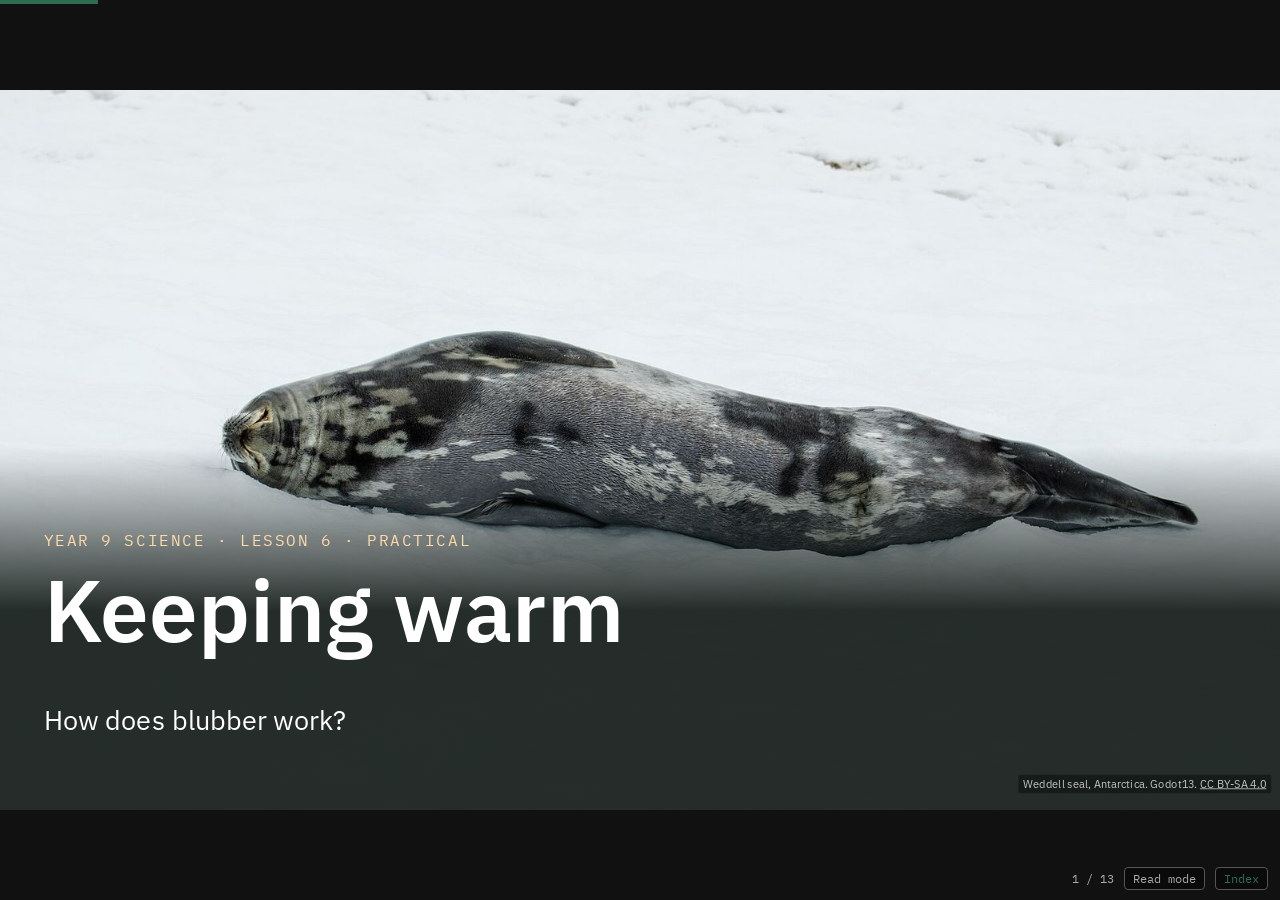
<file: L06.html>
<!doctype html>
<html lang="en">
<head>
<meta charset="utf-8">
<meta name="viewport" content="width=device-width, initial-scale=1">
<title>L6 Blubber practical | Are we related?</title>
<link rel="preconnect" href="https://fonts.googleapis.com">
<link rel="stylesheet" href="https://fonts.googleapis.com/css2?family=IBM+Plex+Mono:wght@500&family=IBM+Plex+Sans:wght@400;600;700&display=swap">
<link rel="stylesheet" href="assets/deck.css">
</head>
<body>
<main class="deck">

<!-- 1. Title -->
<section class="slide photo bright">
  <img class="bg" src="img/L06-weddell.jpg" alt="A Weddell seal lying on snow in Antarctica">
  <div class="overlay">
    <p class="kicker">Year 9 Science · Lesson 6 · Practical</p>
    <h1>Keeping warm</h1>
    <p>How does blubber work?</p>
  </div>
  <p class="credit">Weddell seal, Antarctica. Godot13. <a href="https://commons.wikimedia.org/wiki/File:Mikkelsen_Harbour-2016-Trinity_Island_(D%27Hainaut_Island)%E2%80%93Weddell_seal_(Leptonychotes_weddellii)_01.jpg">CC BY-SA 4.0</a></p>
</section>

<!-- 2. Starter -->
<section class="slide">
  <p class="kicker">Starter</p>
  <h2>Why doesn't a seal freeze?</h2>
  <p>Seawater around Antarctica is about <b>−1.8 °C</b>. A Weddell seal's body is about <b>37 °C</b>, just like yours.</p>
  <p class="step">Water pulls heat out of a warm body about <b>25 times faster</b> than air at the same temperature. Five minutes in that water would put you in danger.</p>
  <p class="step def">Think, pair, share: what stops the seal losing all its heat?</p>
</section>

<!-- 3. Blubber -->
<section class="slide">
  <p class="kicker">Key idea</p>
  <h2>Blubber is an insulator</h2>
  <div class="cols">
    <div>
      <p class="def"><b>Blubber</b> is a thick layer of fat under the skin of whales, seals and penguins.</p>
      <p class="step def"><b>An insulator</b> slows down the transfer of heat. Blubber keeps the heat made by the body <b>inside</b> the body.</p>
      <p class="step">It also stores energy for times when food is scarce, and helps the animal float.</p>
    </div>
    <figure>
      <img src="img/L06-blubber.jpg" alt="A cut piece of whale blubber showing dark skin on one side and yellow fat" style="height:auto">
      <figcaption class="credit">A piece of whale blubber: skin on one side, fat beneath. Susanna Haas, <a href="https://commons.wikimedia.org/wiki/File:Whale_blubber.jpg">CC BY-SA 2.0</a></figcaption>
    </figure>
  </div>
</section>

<!-- 4. Aim and hypothesis -->
<section class="slide">
  <p class="kicker">Lab manual p14</p>
  <h2>Aim and hypothesis</h2>
  <p class="def"><b>Aim:</b> to investigate how a layer of fat (blubber) helps animals keep warm in cold water.</p>
  <p>Write your hypothesis <b>before</b> you start:</p>
  <p class="quote">If I put one finger covered in lard and one finger without lard into iced water, then the finger ______ will feel colder, because ______.</p>
</section>

<!-- 5. Fair test -->
<section class="slide">
  <p class="kicker">Making it fair</p>
  <h2>What are we changing, measuring and keeping the same?</h2>
  <div class="cards three">
    <div class="card step"><div class="word">Change (independent)</div><div class="meaning">Lard or no lard around the finger</div></div>
    <div class="card step"><div class="word">Measure (dependent)</div><div class="meaning">How cold each finger feels after one minute</div></div>
    <div class="card step"><div class="word">Keep the same (controlled)</div><div class="meaning">Same iced water, same time, same gloves, both fingers in together</div></div>
  </div>
</section>

<!-- 6. Equipment and method -->
<section class="slide">
  <p class="kicker">Lab manual p14</p>
  <h2>Method</h2>
  <div class="cols wide-left">
    <ol>
      <li>Fill a 500 mL beaker about ¾ full with ice and water.</li>
      <li>Put a <b>small</b> glove finger over each index finger.</li>
      <li>Scoop lard with one covered finger, then push it into a <b>large</b> glove finger.</li>
      <li>Push the other finger into a large glove finger <b>without</b> lard. Your partner can help.</li>
      <li>Put both fingers in the iced water for about one minute.</li>
      <li>Record which finger feels colder.</li>
    </ol>
    <div class="card">
      <h3>Equipment</h3>
      <ul style="font-size:0.9em">
        <li>2 small and 2 large glove fingers</li>
        <li>Lard</li>
        <li>500 mL beaker</li>
        <li>Ice and water</li>
        <li>Paper towels</li>
      </ul>
    </div>
  </div>
</section>

<!-- 7. Safety -->
<section class="slide">
  <p class="kicker">Safety</p>
  <h2>Before you start</h2>
  <ul>
    <li>Take your fingers out <b>straight away</b> if they hurt or go numb.</li>
    <li>Wipe up any spills at once. Lard is slippery.</li>
    <li>No eating the lard.</li>
  </ul>
</section>

<!-- 8. Results and questions -->
<section class="slide">
  <p class="kicker">Lab manual p15</p>
  <h2>Results and questions</h2>
  <p>Fill in the results table: how did each finger feel after one minute?</p>
  <ol>
    <li>Which finger felt colder? Was your hypothesis correct?</li>
    <li>Explain how blubber helps animals survive in cold environments.</li>
    <li>Is blubber a structural, behavioural or physiological adaptation? Explain your choice.</li>
    <li>Name two other adaptations that animals use to keep warm.</li>
  </ol>
  <p class="step def">Use the word <b>insulator</b> in Q2. Say what it slows down, and where the heat stays.</p>
</section>

<!-- 9. Q4 ideas -->
<section class="slide">
  <p class="kicker">Q4 ideas</p>
  <h2>Other ways to keep warm</h2>
  <div class="cards three">
    <div class="card step"><div class="word">Structural</div><div class="meaning">Thick fur or feathers that trap a layer of air. Small ears and short legs that lose less heat.</div></div>
    <div class="card step"><div class="word">Behavioural</div><div class="meaning">Huddling together. Basking in the sun. Sheltering out of the wind.</div></div>
    <div class="card step"><div class="word">Physiological</div><div class="meaning">Shivering to make heat. Narrowing blood vessels near the skin.</div></div>
  </div>
</section>

<!-- 10. Improve it -->
<section class="slide">
  <p class="kicker">Thinking like a scientist</p>
  <h2>How could we improve this experiment?</h2>
  <p>"Feels colder" is a <b>judgement</b>. Two people might feel it differently.</p>
  <p class="step def">Better: put a thermometer or temperature probe inside each glove, and record the temperature every 15 seconds. That gives <b>numbers</b> we can graph and compare.</p>
</section>

<!-- 11. Practise: Arctic fox -->
<section class="slide">
  <div class="cols wide-left">
    <div>
      <p class="kicker">Practise</p>
      <h2>Arctic fox: name the type of each adaptation</h2>
      <table class="taxa">
        <tr><th>Adaptation</th><th>Type</th></tr>
        <tr><td>Curls up and wraps its bushy tail over its face</td><td>Behavioural</td></tr>
        <tr><td>Thick, dense winter fur</td><td class="step">Structural</td></tr>
        <tr><td>Small, rounded ears and short legs</td><td class="step">Structural</td></tr>
        <tr><td>Controls blood flow to its paws so they lose little heat</td><td class="step">Physiological</td></tr>
        <tr><td>Digs a den in the snow to shelter</td><td class="step">Behavioural</td></tr>
      </table>
      <p class="step small">Always write the word <b>adaptation</b> in your answer: "a behavioural adaptation".</p>
    </div>
    <figure class="sketch">
      <img src="img/L06-arcticfox.jpg" alt="A white Arctic fox sitting in snow" style="max-height:640px">
      <figcaption class="credit">Arctic fox, Iceland. Jonatan Pie, <a href="https://commons.wikimedia.org/wiki/File:Vulpes_lagopus_in_Iceland_(cropped_3).jpg">CC0</a></figcaption>
    </figure>
  </div>
</section>

<!-- 12. Exit -->
<section class="slide photo">
  <img class="bg" src="img/L06-rightwhale.jpg" alt="A southern right whale surfacing in blue water">
  <div class="overlay">
    <p class="kicker">Exit question · Tohorā, southern right whale</p>
    <h2>Is blubber structural, behavioural or physiological?</h2>
    <p>Explain your choice in one sentence.</p>
  </div>
  <p class="credit">Michaël Catanzariti. <a href="https://commons.wikimedia.org/wiki/File:Southern_right_whale6.jpg">Public domain</a></p>
</section>

<!-- 13. Missed this lesson? -->
<section class="slide">
  <p class="kicker">Away today?</p>
  <h2>Missed this lesson? Catch up here</h2>
  <ul>
    <li>Copy the definitions of <b>blubber</b> and <b>insulator</b>.</li>
    <li>Lab manual p14 to p15: write a hypothesis, then answer Q2 to Q4 using these slides.</li>
    <li>Try it at home with an adult: two zip-lock bags, one with a layer of butter or shortening between them, in a bowl of iced water.</li>
    <li>Complete the Arctic fox table on slide 11.</li>
    <li>Exit question: is blubber structural, behavioural or physiological?</li>
  </ul>
</section>

</main>
<script src="assets/deck.js"></script>
</body>
</html>
</file>
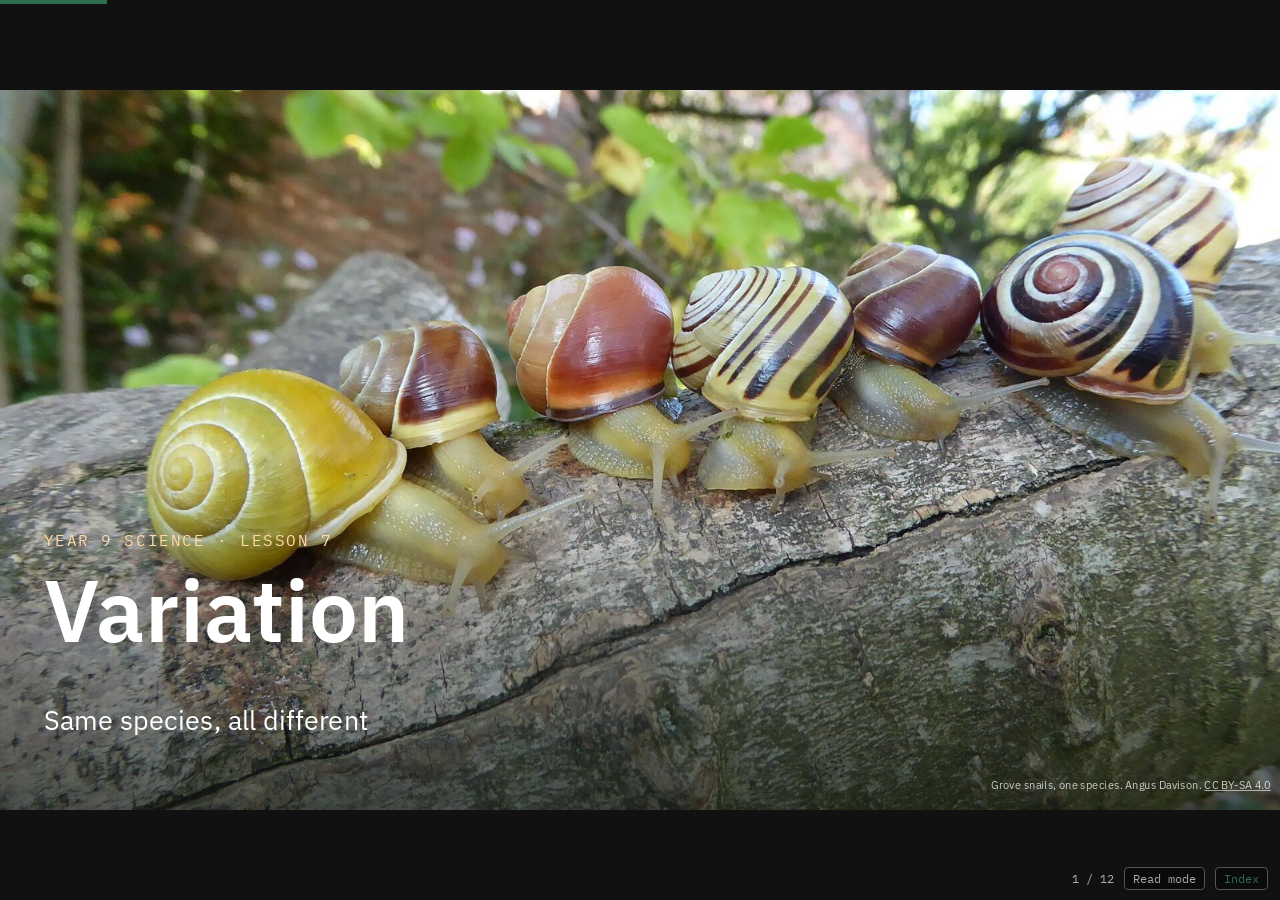
<file: L07.html>
<!doctype html>
<html lang="en">
<head>
<meta charset="utf-8">
<meta name="viewport" content="width=device-width, initial-scale=1">
<title>L7 Variation | Are we related?</title>
<link rel="preconnect" href="https://fonts.googleapis.com">
<link rel="stylesheet" href="https://fonts.googleapis.com/css2?family=IBM+Plex+Mono:wght@500&family=IBM+Plex+Sans:wght@400;600;700&display=swap">
<link rel="stylesheet" href="assets/deck.css">
</head>
<body>
<main class="deck">

<!-- 1. Title -->
<section class="slide photo">
  <img class="bg" src="img/L07-snails.jpg" alt="A row of grove snails on a log, each with a different shell colour and banding pattern">
  <div class="overlay">
    <p class="kicker">Year 9 Science · Lesson 7</p>
    <h1>Variation</h1>
    <p>Same species, all different</p>
  </div>
  <p class="credit">Grove snails, one species. Angus Davison. <a href="https://commons.wikimedia.org/wiki/File:Grove_snail_Cepaea_nemoralis,_showing_colour_and_banding_polymorphism.jpg">CC BY-SA 4.0</a></p>
</section>

<!-- 2. Starter -->
<section class="slide">
  <p class="kicker">Starter</p>
  <h2>Everyone in this room is <i>Homo sapiens</i></h2>
  <p>So why does nobody look the same? List five ways people in this class differ.</p>
  <p class="step">Which of your differences could you <b>measure</b> with a number? Which fall into <b>groups</b>?</p>
</section>

<!-- 3. Definition -->
<section class="slide">
  <p class="kicker">Key word · Lab manual p12</p>
  <h2>Variation</h2>
  <p class="def"><b>Variation</b> is the differences between individuals of the <b>same species</b>.</p>
  <p class="step">The snails on the title slide are all one species, <i>Cepaea nemoralis</i>. Shell colour and banding vary from snail to snail.</p>
  <p class="step def">Much of this variation comes from differences in <b>genes</b>, passed down from parents. That's why variation matters so much for natural selection next lesson.</p>
</section>

<!-- 4. Two kinds -->
<section class="slide">
  <p class="kicker">Two kinds</p>
  <h2>Groups or a smooth range?</h2>
  <div class="cards" style="grid-template-columns:1fr 1fr">
    <div class="card">
      <div class="word">Falls into clear groups</div>
      <div class="meaning">Eye colour, blood group, whether you can roll your tongue.</div>
      <p class="step small">Controlled by just a <b>few genes</b>. Draw a <b>bar graph</b>.</p>
    </div>
    <div class="card">
      <div class="word">Any value in a range</div>
      <div class="meaning">Height, hand length, mass.</div>
      <p class="step small">Controlled by <b>many genes</b>, plus your environment: food, sleep, health. Draw a <b>histogram</b>.</p>
    </div>
  </div>
</section>

<!-- 5. Method -->
<section class="slide">
  <p class="kicker">Lab manual p12</p>
  <h2>Collect the class data</h2>
  <ol>
    <li>Measure your <b>height</b> in cm. Shoes off, back against the wall.</li>
    <li>Measure your <b>hand length</b> in cm: tip of the middle finger to the crease of the wrist.</li>
    <li>Note your <b>eye colour</b>.</li>
    <li>Add your results to the class data, then complete both tally tables.</li>
  </ol>
  <p class="step def">Measure twice. If the two readings differ, measure a third time.</p>
</section>

<!-- 6. Bar graph -->
<section class="slide">
  <p class="kicker">Groups → bar graph</p>
  <h2>Eye colour</h2>
  <div class="cols wide-left">
    <svg class="chart" viewBox="0 0 600 400" role="img" aria-label="Bar graph of eye colour: brown 14, blue 6, green 3, hazel 4, grey or other 1">
      <line class="grid" x1="70" y1="223.3" x2="580" y2="223.3"/>
      <line class="grid" x1="70" y1="126.7" x2="580" y2="126.7"/>
      <line class="grid" x1="70" y1="30" x2="580" y2="30"/>
      <rect class="col" x="86" y="49.3" width="70" height="270.7"/>
      <rect class="col" x="188" y="204" width="70" height="116"/>
      <rect class="col" x="290" y="262" width="70" height="58"/>
      <rect class="col" x="392" y="242.7" width="70" height="77.3"/>
      <rect class="col" x="494" y="300.7" width="70" height="19.3"/>
      <line class="axis" x1="70" y1="320" x2="580" y2="320"/>
      <line class="axis" x1="70" y1="30" x2="70" y2="320"/>
      <text x="60" y="325" text-anchor="end">0</text>
      <text x="60" y="228" text-anchor="end">5</text>
      <text x="60" y="132" text-anchor="end">10</text>
      <text x="60" y="35" text-anchor="end">15</text>
      <text x="121" y="345" text-anchor="middle">Brown</text>
      <text x="223" y="345" text-anchor="middle">Blue</text>
      <text x="325" y="345" text-anchor="middle">Green</text>
      <text x="427" y="345" text-anchor="middle">Hazel</text>
      <text x="529" y="345" text-anchor="middle">Grey/other</text>
      <text class="title" x="325" y="385" text-anchor="middle">Eye colour</text>
      <text class="title" x="18" y="175" text-anchor="middle" transform="rotate(-90 18 175)">Number of students</text>
    </svg>
    <div>
      <p><b>Gaps</b> between the bars: each bar is a separate group.</p>
      <p>Groups go along the bottom. Number of students up the side.</p>
      <p class="small">Example data, not our class.</p>
    </div>
  </div>
</section>

<!-- 7. Histogram -->
<section class="slide">
  <p class="kicker">A range → histogram</p>
  <h2>Height</h2>
  <div class="cols wide-left">
    <svg class="chart" viewBox="0 0 600 400" role="img" aria-label="Histogram of height: under 140 cm 2, 140 to 149 cm 6, 150 to 159 cm 11, 160 to 169 cm 7, 170 cm and over 2">
      <line class="grid" x1="70" y1="223.3" x2="580" y2="223.3"/>
      <line class="grid" x1="70" y1="126.7" x2="580" y2="126.7"/>
      <line class="grid" x1="70" y1="30" x2="580" y2="30"/>
      <rect class="col" x="70" y="281.3" width="102" height="38.7" stroke="#fff" stroke-width="2"/>
      <rect class="col" x="172" y="204" width="102" height="116" stroke="#fff" stroke-width="2"/>
      <rect class="col" x="274" y="107.3" width="102" height="212.7" stroke="#fff" stroke-width="2"/>
      <rect class="col" x="376" y="184.7" width="102" height="135.3" stroke="#fff" stroke-width="2"/>
      <rect class="col" x="478" y="281.3" width="102" height="38.7" stroke="#fff" stroke-width="2"/>
      <line class="axis" x1="70" y1="320" x2="580" y2="320"/>
      <line class="axis" x1="70" y1="30" x2="70" y2="320"/>
      <text x="60" y="325" text-anchor="end">0</text>
      <text x="60" y="228" text-anchor="end">5</text>
      <text x="60" y="132" text-anchor="end">10</text>
      <text x="60" y="35" text-anchor="end">15</text>
      <text x="121" y="345" text-anchor="middle">&lt;140</text>
      <text x="223" y="345" text-anchor="middle">140–149</text>
      <text x="325" y="345" text-anchor="middle">150–159</text>
      <text x="427" y="345" text-anchor="middle">160–169</text>
      <text x="529" y="345" text-anchor="middle">170+</text>
      <text class="title" x="325" y="385" text-anchor="middle">Height (cm)</text>
      <text class="title" x="18" y="175" text-anchor="middle" transform="rotate(-90 18 175)">Number of students</text>
    </svg>
    <div>
      <p><b>No gaps</b>: the ranges join on to each other.</p>
      <p>Most people are near the middle; few are very short or very tall.</p>
      <p class="small">Example data, not our class.</p>
    </div>
  </div>
</section>

<!-- 8. Reading a histogram -->
<section class="slide">
  <p class="kicker">Practise reading data</p>
  <h2>Use the height histogram</h2>
  <ol>
    <li>Which height range is the most common? <span class="step"><b>150–159 cm</b>, 11 students.</span></li>
    <li>Which ranges are the least common? <span class="step"><b>Under 140 cm</b> and <b>170 cm and over</b>, 2 students each.</span></li>
    <li>How many students are 160 cm or taller? <span class="step">7 + 2 = <b>9</b>.</span></li>
    <li>How many students are in the class? <span class="step">2 + 6 + 11 + 7 + 2 = <b>28</b>.</span></li>
  </ol>
  <p class="step def">In a test, always <b>quote the numbers</b> from the graph, with units.</p>
</section>

<!-- 9. Questions -->
<section class="slide">
  <p class="kicker">Lab manual p12 to p13</p>
  <h2>Questions</h2>
  <ol>
    <li>Which feature showed the most variation in our class?</li>
    <li>Eye colour falls into clear groups, but height does not. Why do you think this is?</li>
    <li>Why is variation within a species important for its survival if the environment changes?</li>
  </ol>
  <p>Then draw your <b>bar graph</b> of eye colour and your <b>histogram</b> of height on p13.</p>
</section>

<!-- 10. Why variation matters -->
<section class="slide">
  <div class="cols wide-left">
    <div>
      <p class="kicker">Why it matters</p>
      <h2>Rabbits in Australia</h2>
      <p>In 1950 scientists released a virus to control Australia's rabbit plague. At first it killed more than 99% of the rabbits it infected.</p>
      <p class="step">But rabbits <b>varied</b>. A few had genes that helped them survive the virus.</p>
      <p class="step">Those survivors bred, and passed the genes on. Within years, many more rabbits survived it.</p>
      <p class="step def">If every rabbit had been identical, none would have survived. <b>Variation lets a species survive when its environment changes.</b></p>
    </div>
    <figure class="sketch">
      <img src="img/L07-rabbit.jpg" alt="A wild European rabbit in dry grass" style="max-height:620px">
      <figcaption class="credit">European rabbit. euqirneto, <a href="https://commons.wikimedia.org/wiki/File:Oryctolagus_cuniculus_-_euqirneto_-_419737670_(cropped).jpeg">CC BY 4.0</a></figcaption>
    </figure>
  </div>
</section>

<!-- 11. Exit -->
<section class="slide photo">
  <img class="bg" src="img/L07-snails.jpg" alt="A row of grove snails with different shell patterns">
  <div class="overlay">
    <p class="kicker">Exit question · Lab manual p13 Q3</p>
    <h2>Why is variation within a species important for its survival if the environment changes?</h2>
  </div>
  <p class="credit">Angus Davison. <a href="https://commons.wikimedia.org/wiki/File:Grove_snail_Cepaea_nemoralis,_showing_colour_and_banding_polymorphism.jpg">CC BY-SA 4.0</a></p>
</section>

<!-- 12. Missed this lesson? -->
<section class="slide">
  <p class="kicker">Away today?</p>
  <h2>Missed this lesson? Catch up here</h2>
  <ul>
    <li>Copy the definition of <b>variation</b>, and the two kinds with an example of each.</li>
    <li>Measure your own height and hand length, and note your eye colour. Ask your teacher for the class data.</li>
    <li>Lab manual p12 to p13: fill the tally tables, draw both graphs and answer Q1 to Q3.</li>
    <li>Answer the four questions on slide 8 using the example histogram.</li>
  </ul>
</section>

</main>
<script src="assets/deck.js"></script>
</body>
</html>
</file>
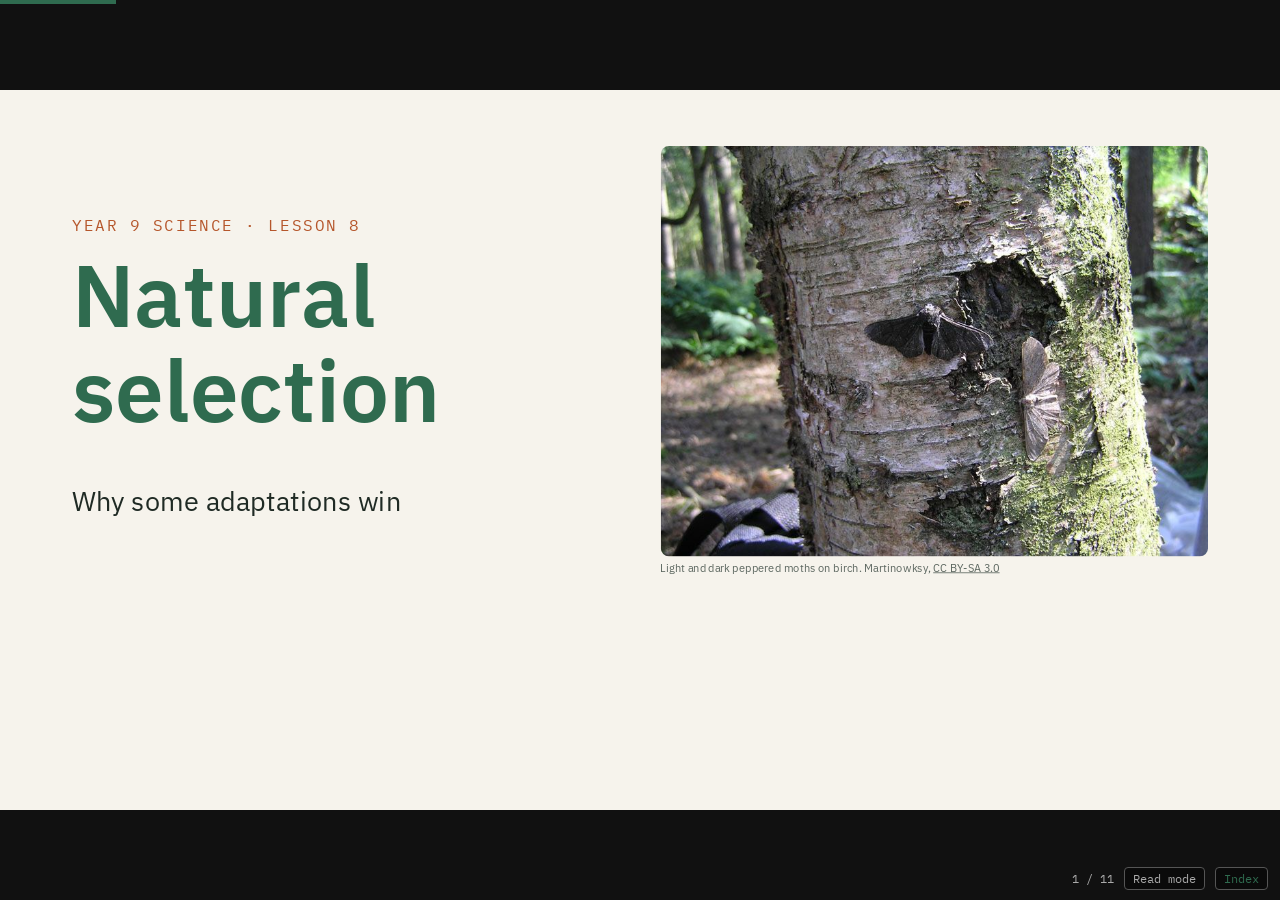
<file: L08.html>
<!doctype html>
<html lang="en">
<head>
<meta charset="utf-8">
<meta name="viewport" content="width=device-width, initial-scale=1">
<title>L8 Natural selection | Are we related?</title>
<link rel="preconnect" href="https://fonts.googleapis.com">
<link rel="stylesheet" href="https://fonts.googleapis.com/css2?family=IBM+Plex+Mono:wght@500&family=IBM+Plex+Sans:wght@400;600;700&display=swap">
<link rel="stylesheet" href="assets/deck.css">
</head>
<body>
<main class="deck">

<!-- 1. Title -->
<section class="slide">
  <div class="cols">
    <div style="padding-top:2.5em">
      <p class="kicker">Year 9 Science · Lesson 8</p>
      <h1 style="color:var(--accent)">Natural selection</h1>
      <p>Why some adaptations win</p>
      <p class="step small">There are two moths on this tree. Can you find both?</p>
    </div>
    <figure>
      <img src="img/L08-moth-both.jpg" alt="A light peppered moth and a dark peppered moth resting on a birch trunk" style="height:auto">
      <figcaption class="credit">Light and dark peppered moths on birch. Martinowksy, <a href="https://commons.wikimedia.org/wiki/File:Lichte_en_zwarte_versie_berkenspanner.jpg">CC BY-SA 3.0</a></figcaption>
    </figure>
  </div>
</section>

<!-- 2. Starter: giraffe -->
<section class="slide">
  <p class="kicker">Starter · true or false?</p>
  <h2>"Giraffes stretched their necks to reach high leaves, so their babies were born with longer necks."</h2>
  <p class="step big-number">False</p>
  <p class="step">This was Jean-Baptiste Lamarck's idea, in 1809. Stretching your neck doesn't change your <b>genes</b>, so it can't be passed on to your offspring.</p>
  <p class="step def">Keep this in mind. By the end of the lesson you'll be able to give the right explanation.</p>
</section>

<!-- 3. Darwin and Wallace -->
<section class="slide">
  <p class="kicker">The scientists</p>
  <h2>Two people had the same idea</h2>
  <div class="cols wide-left">
    <div>
      <p><b>Charles Darwin</b> sailed round the world on HMS <i>Beagle</i> from 1831 to 1836, including the Galápagos Islands.</p>
      <p><b>Alfred Russel Wallace</b> collected animals in the Amazon and in the islands of South East Asia.</p>
      <p class="step">Each worked out natural selection on his own. Their ideas were presented together in 1858. In <b>1859</b> Darwin published <i>On the Origin of Species</i>.</p>
    </div>
    <div class="cards" style="grid-template-columns:1fr 1fr">
      <figure class="sketch"><img src="img/L08-darwin.jpg" alt="Photograph of Charles Darwin, seated"><figcaption class="credit">Darwin. Maull and Fox, <a href="https://commons.wikimedia.org/wiki/File:Charles_Darwin_seated_crop.jpg">public domain</a></figcaption></figure>
      <figure class="sketch"><img src="img/L08-wallace.jpg" alt="Photograph of Alfred Russel Wallace, seated"><figcaption class="credit">Wallace. London Stereoscopic Co., <a href="https://commons.wikimedia.org/wiki/File:Alfred-Russel-Wallace-c1895.jpg">public domain</a></figcaption></figure>
    </div>
  </div>
</section>

<!-- 4. Five steps -->
<section class="slide">
  <p class="kicker">Learn this sequence</p>
  <h2>Natural selection in five steps</h2>
  <div class="cards five">
    <div class="card step"><div class="letter">1</div><div class="word">Variation</div><div class="meaning">Individuals of a species are different from each other.</div></div>
    <div class="card step"><div class="letter">2</div><div class="word">Selection</div><div class="meaning">The environment (predators, food, climate) means some survive better than others.</div></div>
    <div class="card step"><div class="letter">3</div><div class="word">Reproduction</div><div class="meaning">The survivors breed and have more offspring.</div></div>
    <div class="card step"><div class="letter">4</div><div class="word">Inheritance</div><div class="meaning">The offspring inherit the helpful genes.</div></div>
    <div class="card step"><div class="letter">5</div><div class="word">Time</div><div class="meaning">Over many generations, the helpful trait becomes common.</div></div>
  </div>
  <p class="step def">Nothing changes <b>because it needs to</b>. The variation is already there; the environment picks which survives.</p>
</section>

<!-- 5. Peppered moth -->
<section class="slide">
  <p class="kicker">Case study · Lab manual p19</p>
  <h2>The peppered moth</h2>
  <div class="cols">
    <div>
      <ul>
        <li><b>Before 1850:</b> almost all peppered moths in England were light, speckled like the lichen on tree bark.</li>
        <li class="step"><b>1848:</b> a dark moth was recorded in Manchester. Factory soot was blackening the trees.</li>
        <li class="step"><b>1895:</b> about 98% of Manchester's peppered moths were dark.</li>
        <li class="step"><b>After 1956:</b> clean air laws cut the soot. Light moths became common again.</li>
      </ul>
    </div>
    <div class="cards" style="grid-template-columns:1fr">
      <figure><img src="img/L08-moth-light.jpg" alt="A light, speckled peppered moth" style="height:250px"></figure>
      <figure><img src="img/L08-moth-dark.jpg" alt="A dark peppered moth" style="height:250px"></figure>
      <p class="credit">Both: Chiswick Chap, <a href="https://commons.wikimedia.org/wiki/File:Biston.betularia.7200.jpg">CC BY-SA 3.0</a> and <a href="https://commons.wikimedia.org/wiki/File:Biston.betularia.f.carbonaria.7209.jpg">CC BY-SA 3.0</a></p>
    </div>
  </div>
</section>

<!-- 6. Moth through the five steps -->
<section class="slide">
  <p class="kicker">Lab manual p19 Q1</p>
  <h2>Explain the moths with the five steps</h2>
  <table class="taxa">
    <tr><th>Step</th><th>Peppered moths during the Industrial Revolution</th></tr>
    <tr><td>Variation</td><td class="step">Some moths were light, a few were dark.</td></tr>
    <tr><td>Selection</td><td class="step">On sooty trees, birds spotted and ate more light moths.</td></tr>
    <tr><td>Reproduction</td><td class="step">More dark moths survived to breed.</td></tr>
    <tr><td>Inheritance</td><td class="step">Their offspring inherited the genes for dark wings.</td></tr>
    <tr><td>Time</td><td class="step">Over many generations, dark moths became the most common.</td></tr>
  </table>
</section>

<!-- 7. Giraffe again -->
<section class="slide">
  <p class="kicker">Back to the starter</p>
  <h2>Now explain the giraffe properly</h2>
  <p>Use all five words: <b>variation, selection, reproduction, inheritance, time</b>.</p>
  <p class="step quote">Giraffes varied in neck length. When food was short, those with longer necks could reach more leaves and were more likely to survive. They had more offspring, which inherited the genes for longer necks. Over many generations, long necks became common.</p>
</section>

<!-- 8. Birds and beaks practical -->
<section class="slide">
  <p class="kicker">Lab manual p16</p>
  <h2>Activity: Birds and Beaks</h2>
  <div class="cols wide-left">
    <ol>
      <li>Write the foods in the top row of the results table.</li>
      <li>With one beak, pick up as much of the first food as you can in <b>30 seconds</b>. Drop it in your cup (the "stomach").</li>
      <li>Count and record how many pieces you collected.</li>
      <li>Repeat with each food, then with each beak.</li>
    </ol>
    <div class="card">
      <h3>Beaks</h3>
      <ul style="font-size:0.9em"><li>Tweezers</li><li>Clothes peg</li><li>Spoon</li><li>Chopsticks</li></ul>
    </div>
  </div>
</section>

<!-- 9. NZ beaks -->
<section class="slide">
  <p class="kicker">Lab manual p16 Q2</p>
  <h2>Beaks of Aotearoa</h2>
  <div class="cards four compact">
    <div class="tile"><figure><img src="img/L02-kiwi.jpg" alt="A kiwi" style="object-position:50% 30%"></figure><h3>Kiwi</h3><p class="verdict step">Long beak with nostrils at the tip. Probes the soil to smell out worms.</p></div>
    <div class="tile"><figure><img src="img/L01-tui.jpg" alt="A tūī"></figure><h3>Tūī</h3><p class="verdict step">Curved beak and a brush-tipped tongue to reach nectar in flowers.</p></div>
    <div class="tile"><figure><img src="img/L04-kereru.jpg" alt="A kererū" style="object-position:50% 25%"></figure><h3>Kererū</h3><p class="verdict step">Wide gape to swallow big fruits whole, like taraire and karaka.</p></div>
    <div class="tile"><figure><img src="img/L08-kaka.jpg" alt="Two kākā on a branch"></figure><h3>Kākā</h3><p class="verdict step">Strong, hooked beak to rip open bark and dig out grubs.</p></div>
  </div>
  <p class="credit">Kiwi: Maungatautari Ecological Island Trust, public domain. Tūī and kererū: Charles J. Sharp, CC BY-SA 4.0. Kākā: Kate Macbeth, <a href="https://commons.wikimedia.org/wiki/File:Scrapping_kaka.jpg">CC BY-SA 4.0</a>.</p>
</section>

<!-- 10. Exit -->
<section class="slide">
  <p class="kicker">Exit question · Lab manual p16 Q3</p>
  <h2>An island where the only food is hard seeds</h2>
  <p>Which beak shape would help a bird survive and reproduce? Explain using the idea of natural selection.</p>
  <p class="step def">Use all five steps: variation, selection, reproduction, inheritance, time.</p>
  <p class="step small">Start with: "The birds on the island had different beaks…"</p>
</section>

<!-- 11. Missed this lesson? -->
<section class="slide">
  <p class="kicker">Away today?</p>
  <h2>Missed this lesson? Catch up here</h2>
  <ul>
    <li>Learn the five steps of natural selection (slide 4), and why the giraffe starter is false.</li>
    <li>Lab manual p19 Q1: explain the peppered moth using the five steps.</li>
    <li>Lab manual p16: ask a classmate for their Birds and Beaks results, then answer Q1 and Q2.</li>
    <li>Exit question: p16 Q3, the hard seed island.</li>
  </ul>
</section>

</main>
<script src="assets/deck.js"></script>
</body>
</html>
</file>
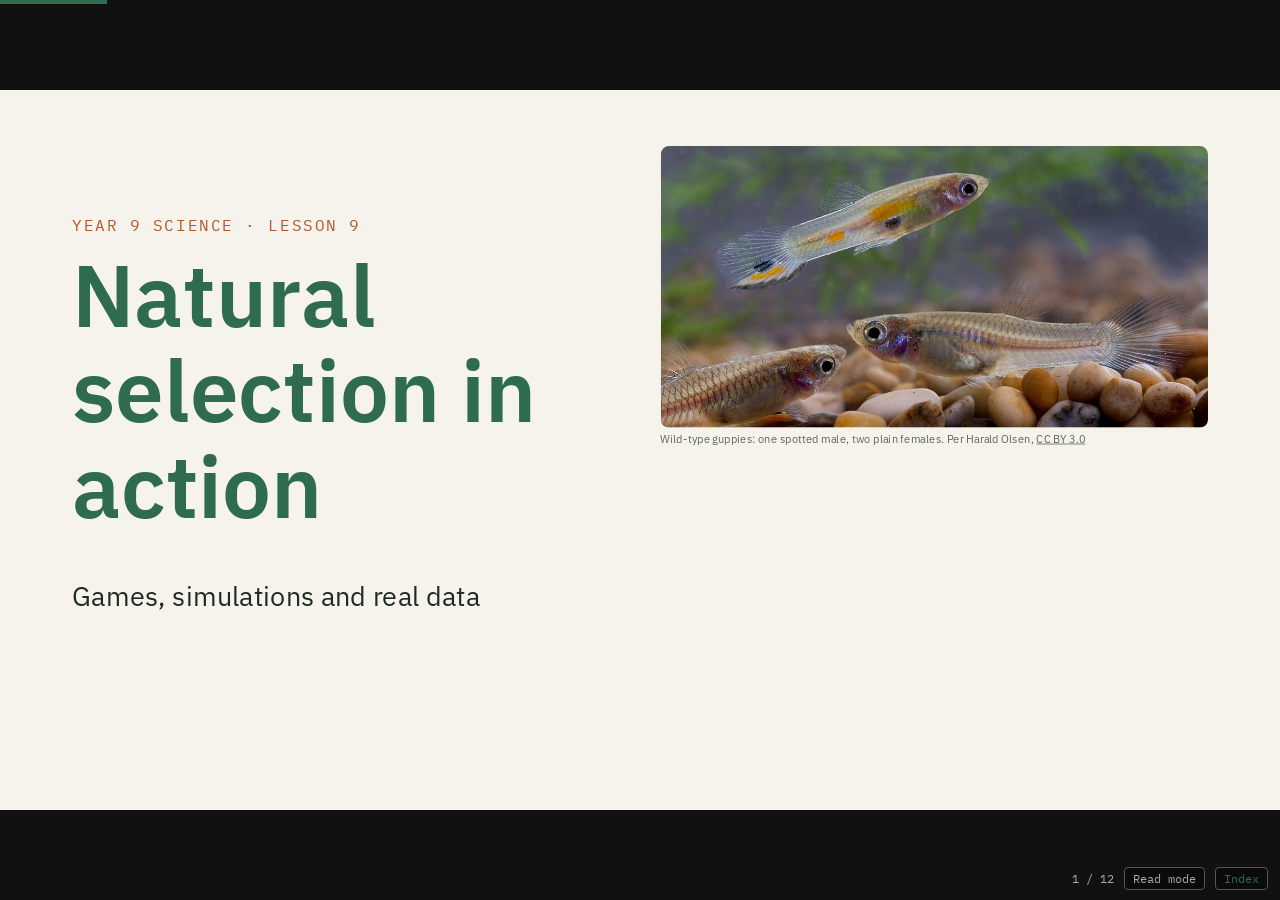
<file: L09.html>
<!doctype html>
<html lang="en">
<head>
<meta charset="utf-8">
<meta name="viewport" content="width=device-width, initial-scale=1">
<title>L9 Natural selection in action | Are we related?</title>
<link rel="preconnect" href="https://fonts.googleapis.com">
<link rel="stylesheet" href="https://fonts.googleapis.com/css2?family=IBM+Plex+Mono:wght@500&family=IBM+Plex+Sans:wght@400;600;700&display=swap">
<link rel="stylesheet" href="assets/deck.css">
</head>
<body>
<main class="deck">

<!-- 1. Title -->
<section class="slide">
  <div class="cols">
    <div style="padding-top:2.5em">
      <p class="kicker">Year 9 Science · Lesson 9</p>
      <h1 style="color:var(--accent)">Natural selection in action</h1>
      <p>Games, simulations and real data</p>
    </div>
    <figure>
      <img src="img/L09-guppies.jpg" alt="A colourful male guppy swimming above two plain females" style="height:auto">
      <figcaption class="credit">Wild-type guppies: one spotted male, two plain females. Per Harald Olsen, <a href="https://commons.wikimedia.org/wiki/File:Guppy_pho_0048.jpg">CC BY 3.0</a></figcaption>
    </figure>
  </div>
</section>

<!-- 2. Retrieval -->
<section class="slide">
  <p class="kicker">Quick recall</p>
  <h2>Natural selection: the five steps</h2>
  <p>Write them down from memory, in order, before the next click.</p>
  <div class="cards five">
    <div class="card step"><div class="letter">1</div><div class="word">Variation</div></div>
    <div class="card step"><div class="letter">2</div><div class="word">Selection</div></div>
    <div class="card step"><div class="letter">3</div><div class="word">Reproduction</div></div>
    <div class="card step"><div class="letter">4</div><div class="word">Inheritance</div></div>
    <div class="card step"><div class="letter">5</div><div class="word">Time</div></div>
  </div>
</section>

<!-- 3. Bear Island -->
<section class="slide">
  <p class="kicker">Lab manual p19</p>
  <h2>Bear Island: the jelly bear evolution game</h2>
  <div class="cols">
    <ul>
      <li>Jelly bears of four colours live on a patterned "island".</li>
      <li>Predators have a few seconds to grab the bears they can see.</li>
      <li>Every surviving bear <b>reproduces</b>: add one more bear of its colour.</li>
      <li>Count each colour and record it. Repeat for five generations.</li>
    </ul>
    <p class="def step">Your teacher may change the rules. Whatever they are, record every generation in the table on p19.</p>
  </div>
</section>

<!-- 4. Bear Island questions -->
<section class="slide">
  <p class="kicker">Lab manual p19 Q2</p>
  <h2>Which colour survived best?</h2>
  <p>Explain why, using the idea of natural selection.</p>
  <ul class="step">
    <li><b>Variation:</b> the bears came in different colours.</li>
    <li><b>Selection:</b> which colours did the predators miss? Why?</li>
    <li><b>Reproduction</b> and <b>inheritance:</b> survivors added bears of their own colour.</li>
    <li><b>Time:</b> what happened to that colour over five generations? Quote your numbers.</li>
  </ul>
</section>

<!-- 5. PhET -->
<section class="slide">
  <p class="kicker">Simulation · Lab manual p19 Q3</p>
  <h2>PhET: Natural Selection</h2>
  <p><a href="https://phet.colorado.edu/en/simulations/natural-selection" target="_blank" rel="noopener">phet.colorado.edu: Natural Selection</a></p>
  <ol>
    <li>Add a mutation, such as brown fur or long teeth.</li>
    <li>Add a selection factor: wolves, or limited food.</li>
    <li>Run several generations and watch the population graph.</li>
  </ol>
  <p class="step def">Which trait became more common over several generations, and why?</p>
</section>

<!-- 6. Guppies intro -->
<section class="slide">
  <div class="cols wide-left">
    <div>
      <p class="kicker">Real science</p>
      <h2>Guppies in Trinidad</h2>
      <p>Male guppies have bright, colourful spots. Females prefer to mate with the most colourful males.</p>
      <p class="step">But in some streams live <b>pike cichlids</b>, fish that hunt guppies. Bright spots are easy for them to see.</p>
      <p class="step">Above some waterfalls the big predators can't reach. The guppies there are much safer.</p>
      <p class="step small">In the 1970s and 80s, biologist John Endler studied these streams. The data on the next slides are an example based on his work.</p>
    </div>
    <figure class="sketch">
      <img src="img/L09-guppies.jpg" alt="A colourful male guppy swimming above two plain females">
      <figcaption class="credit">Per Harald Olsen, <a href="https://commons.wikimedia.org/wiki/File:Guppy_pho_0048.jpg">CC BY 3.0</a></figcaption>
    </figure>
  </div>
</section>

<!-- 7. Histogram: predator stream -->
<section class="slide">
  <p class="kicker">Read the data</p>
  <h2>Spots on male guppies in a stream <i>with</i> predators</h2>
  <div class="cols wide-left">
    <svg class="chart" viewBox="0 0 600 400" role="img" aria-label="Histogram of spots per male guppy in a stream with predators: 0 to 2 spots 9 fish, 3 to 5 spots 14 fish, 6 to 8 spots 5 fish, 9 to 11 spots 2 fish, 12 or more spots 0 fish">
      <line class="grid" x1="70" y1="223.3" x2="580" y2="223.3"/>
      <line class="grid" x1="70" y1="126.7" x2="580" y2="126.7"/>
      <line class="grid" x1="70" y1="30" x2="580" y2="30"/>
      <rect class="col" x="70" y="146" width="102" height="174" stroke="#fff" stroke-width="2"/>
      <rect class="col" x="172" y="49.3" width="102" height="270.7" stroke="#fff" stroke-width="2"/>
      <rect class="col" x="274" y="223.3" width="102" height="96.7" stroke="#fff" stroke-width="2"/>
      <rect class="col" x="376" y="281.3" width="102" height="38.7" stroke="#fff" stroke-width="2"/>
      <line class="axis" x1="70" y1="320" x2="580" y2="320"/>
      <line class="axis" x1="70" y1="30" x2="70" y2="320"/>
      <text x="60" y="325" text-anchor="end">0</text>
      <text x="60" y="228" text-anchor="end">5</text>
      <text x="60" y="132" text-anchor="end">10</text>
      <text x="60" y="35" text-anchor="end">15</text>
      <text x="121" y="345" text-anchor="middle">0–2</text>
      <text x="223" y="345" text-anchor="middle">3–5</text>
      <text x="325" y="345" text-anchor="middle">6–8</text>
      <text x="427" y="345" text-anchor="middle">9–11</text>
      <text x="529" y="345" text-anchor="middle">12+</text>
      <text class="title" x="325" y="385" text-anchor="middle">Number of spots per male</text>
      <text class="title" x="18" y="175" text-anchor="middle" transform="rotate(-90 18 175)">Number of males</text>
    </svg>
    <ol>
      <li>Which number of spots is most common? <span class="step"><b>3–5 spots</b>, 14 males.</span></li>
      <li>Which is least common? <span class="step"><b>12 or more</b>: no males at all.</span></li>
      <li>Why might males with lots of spots be rare here? <span class="step">Predators see them more easily, so fewer survive to breed.</span></li>
    </ol>
  </div>
  <p class="small">Example data based on Endler's guppy studies.</p>
</section>

<!-- 8. Predict -->
<section class="slide">
  <p class="kicker">Predict</p>
  <h2>Some of these guppies are moved above a waterfall, where there are no big predators</h2>
  <p>Predict how the number of spots on the males will change over many generations.</p>
  <p class="step def">Explain your prediction using the five steps: variation, selection, reproduction, inheritance, time.</p>
</section>

<!-- 9. Compare -->
<section class="slide">
  <p class="kicker">Many generations later</p>
  <h2>Compare the two streams</h2>
  <div class="cols">
    <svg class="chart" viewBox="0 0 600 400" role="img" aria-label="Two histograms compared. With predators: 9, 14, 5, 2, 0 males for 0 to 2, 3 to 5, 6 to 8, 9 to 11 and 12 or more spots. Without predators: 1, 6, 10, 9, 4.">
      <line class="grid" x1="70" y1="223.3" x2="580" y2="223.3"/>
      <line class="grid" x1="70" y1="126.7" x2="580" y2="126.7"/>
      <line class="grid" x1="70" y1="30" x2="580" y2="30"/>
      <rect class="col" x="78" y="146" width="42" height="174"/>
      <rect class="col hi" x="122" y="300.7" width="42" height="19.3"/>
      <rect class="col" x="180" y="49.3" width="42" height="270.7"/>
      <rect class="col hi" x="224" y="204" width="42" height="116"/>
      <rect class="col" x="282" y="223.3" width="42" height="96.7"/>
      <rect class="col hi" x="326" y="126.7" width="42" height="193.3"/>
      <rect class="col" x="384" y="281.3" width="42" height="38.7"/>
      <rect class="col hi" x="428" y="146" width="42" height="174"/>
      <rect class="col hi" x="530" y="242.7" width="42" height="77.3"/>
      <line class="axis" x1="70" y1="320" x2="580" y2="320"/>
      <line class="axis" x1="70" y1="30" x2="70" y2="320"/>
      <text x="60" y="325" text-anchor="end">0</text>
      <text x="60" y="228" text-anchor="end">5</text>
      <text x="60" y="132" text-anchor="end">10</text>
      <text x="60" y="35" text-anchor="end">15</text>
      <text x="121" y="345" text-anchor="middle">0–2</text>
      <text x="223" y="345" text-anchor="middle">3–5</text>
      <text x="325" y="345" text-anchor="middle">6–8</text>
      <text x="427" y="345" text-anchor="middle">9–11</text>
      <text x="529" y="345" text-anchor="middle">12+</text>
      <text class="title" x="325" y="385" text-anchor="middle">Number of spots per male</text>
      <text class="title" x="18" y="175" text-anchor="middle" transform="rotate(-90 18 175)">Number of males</text>
      <rect class="col" x="400" y="20" width="16" height="16"/><text x="422" y="33">With predators</text>
      <rect class="col hi" x="400" y="44" width="16" height="16"/><text x="422" y="57">Without predators</text>
    </svg>
    <div>
      <p>The most common group moved from <b>3–5 spots</b> (14 males) to <b>6–8 spots</b> (10 males).</p>
      <p class="step">Males with 12 or more spots went from <b>0</b> to <b>4</b>.</p>
      <p class="step def">Without predators, bright males survive. Females choose them, so they have more offspring, which inherit the genes for more spots.</p>
    </div>
  </div>
  <p class="small">Example data based on Endler's guppy studies.</p>
</section>

<!-- 10. Generalise -->
<section class="slide">
  <p class="kicker">Generalise · Lab manual p19</p>
  <h2>The big idea</h2>
  <p class="def">Natural selection can determine which adaptations are the best at meeting the requirements for MRS C GREN.</p>
  <p class="step">With predators, plain colouring helped guppies <b>survive</b>. Without them, bright colouring helped them <b>reproduce</b>. The best adaptation depends on the environment.</p>
</section>

<!-- 11. Exit -->
<section class="slide">
  <p class="kicker">Exit question · Lab manual p19</p>
  <h2>Rewrite the big idea in your own words</h2>
  <p>Then give an example from Bear Island, PhET or the guppies.</p>
  <p class="step small">Start with: "The environment decides…"</p>
</section>

<!-- 12. Missed this lesson? -->
<section class="slide">
  <p class="kicker">Away today?</p>
  <h2>Missed this lesson? Catch up here</h2>
  <ul>
    <li>Try the <a href="https://phet.colorado.edu/en/simulations/natural-selection">PhET Natural Selection</a> simulation and answer p19 Q3.</li>
    <li>Ask a classmate for their Bear Island results, then answer p19 Q2.</li>
    <li>Work through the guppy slides 6 to 9. Answer the questions on slide 7 and make your prediction on slide 8 before you look at slide 9.</li>
    <li>Exit question: rewrite the big idea in your own words, with an example.</li>
  </ul>
</section>

</main>
<script src="assets/deck.js"></script>
</body>
</html>
</file>
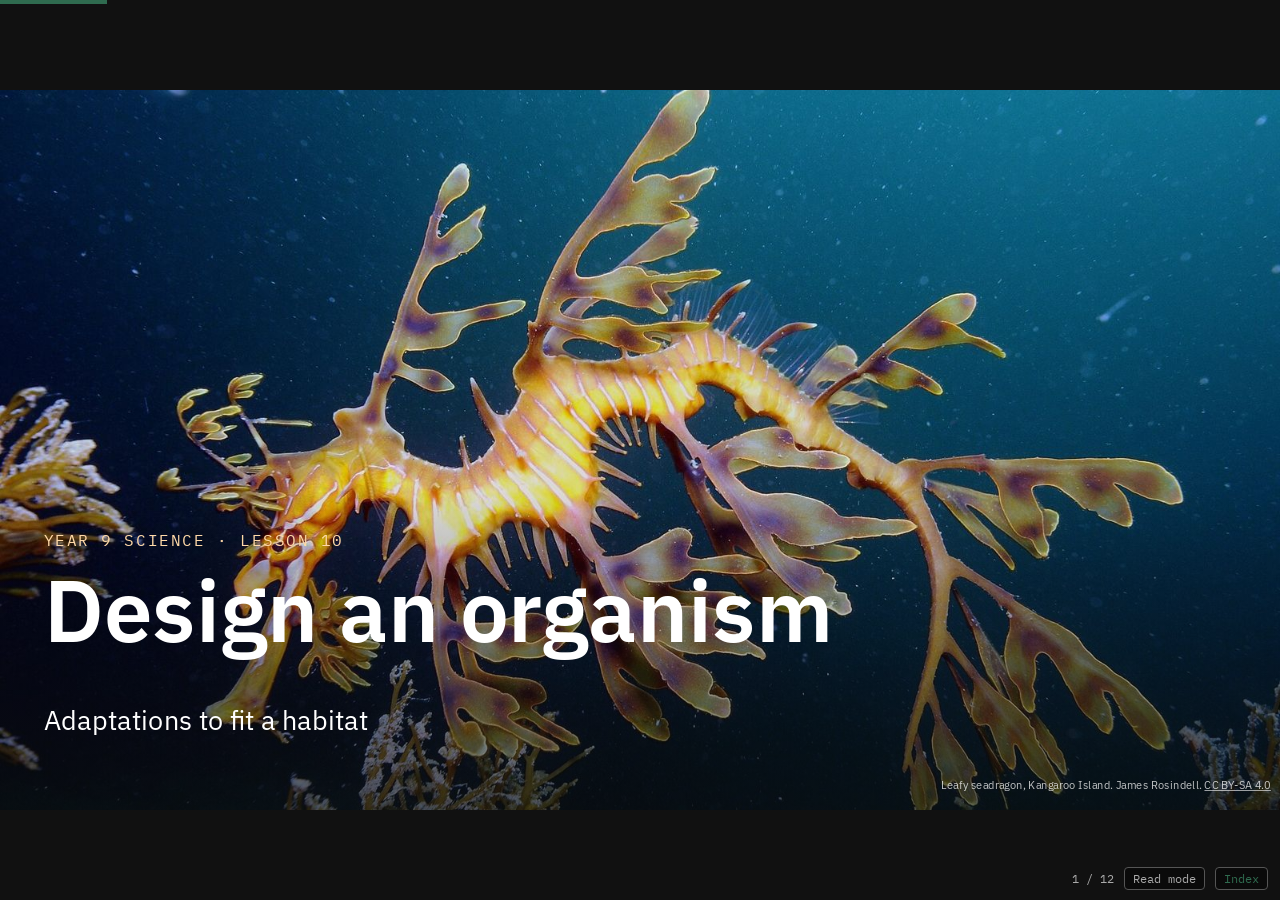
<file: L10.html>
<!doctype html>
<html lang="en">
<head>
<meta charset="utf-8">
<meta name="viewport" content="width=device-width, initial-scale=1">
<title>L10 Design an organism | Are we related?</title>
<link rel="preconnect" href="https://fonts.googleapis.com">
<link rel="stylesheet" href="https://fonts.googleapis.com/css2?family=IBM+Plex+Mono:wght@500&family=IBM+Plex+Sans:wght@400;600;700&display=swap">
<link rel="stylesheet" href="assets/deck.css">
</head>
<body>
<main class="deck">

<!-- 1. Title -->
<section class="slide photo">
  <img class="bg" src="img/L10-seadragon.jpg" alt="A leafy seadragon with leaf-shaped flaps all over its body">
  <div class="overlay">
    <p class="kicker">Year 9 Science · Lesson 10</p>
    <h1>Design an organism</h1>
    <p>Adaptations to fit a habitat</p>
  </div>
  <p class="credit">Leafy seadragon, Kangaroo Island. James Rosindell. <a href="https://commons.wikimedia.org/wiki/File:Leafy_Seadragon_on_Kangaroo_Island.jpg">CC BY-SA 4.0</a></p>
</section>

<!-- 2. Nature got there first -->
<section class="slide">
  <p class="kicker">Inspiration</p>
  <h2>Real organisms are stranger than fiction</h2>
  <div class="cards three compact">
    <div class="tile">
      <figure><img src="img/L10-ayeaye.jpg" alt="An aye-aye in a tree at night"></figure>
      <h3>Aye-aye</h3>
      <p class="verdict">Taps on bark with a long, thin middle finger and listens for grubs inside.</p>
    </div>
    <div class="tile">
      <figure><img src="img/L10-axolotl.jpg" alt="An axolotl with feathery gills"></figure>
      <h3>Axolotl</h3>
      <p class="verdict">Keeps its feathery gills as an adult, and can regrow a lost leg.</p>
    </div>
    <div class="tile">
      <figure><img src="img/L10-stoneweta.jpg" alt="Drawing of a mountain stone wētā" style="object-fit:contain;background:#fff"></figure>
      <h3>Mountain stone wētā</h3>
      <p class="verdict">Lives high in South Island mountains and survives having most of its body water freeze overnight.</p>
    </div>
  </div>
  <p class="step">Name the type of each adaptation.</p>
  <p class="credit">Aye-aye: nomis-simon, <a href="https://commons.wikimedia.org/wiki/File:Wild_aye_aye.jpg">CC BY 2.0</a>. Axolotl: LoKiLeCh, <a href="https://commons.wikimedia.org/wiki/File:Axolotl_ganz.jpg">CC BY-SA 3.0</a>. Stone wētā: Desmond W. Helmore, <a href="https://commons.wikimedia.org/wiki/File:ORTH_Anostostomidae_Hemideina_maori_m.png">CC BY 4.0</a>.</p>
</section>

<!-- 3. The task -->
<section class="slide">
  <p class="kicker">Lab manual p17 to p18</p>
  <h2>Your task</h2>
  <ol>
    <li>Choose a habitat. Describe its biotic and abiotic factors, and the challenges of living there.</li>
    <li>Find one <b>real predator</b> and one <b>real food source</b> in that habitat.</li>
    <li>Design an organism. Draw it and label one <b>structural</b>, one <b>behavioural</b> and one <b>physiological</b> adaptation.</li>
    <li>Explain how it carries out at least <b>five of the eight</b> MRS C GREN processes.</li>
    <li>Build a model of it.</li>
  </ol>
</section>

<!-- 4. Biotic and abiotic -->
<section class="slide">
  <p class="kicker">Step 1 · choose a habitat</p>
  <h2>Biotic and abiotic factors</h2>
  <div class="cols">
    <div>
      <p class="def"><b>Biotic</b> factors are the <b>living</b> parts of a habitat: predators, prey, plants, competitors.</p>
      <p class="def"><b>Abiotic</b> factors are the <b>non-living</b> parts: temperature, water, light, wind, soil.</p>
    </div>
    <div>
      <h3>Habitats to choose from</h3>
      <ul>
        <li>Native bush (ngahere)</li>
        <li>Rocky shore</li>
        <li>Alpine scree and tussock</li>
        <li>Wetland or swamp</li>
        <li>Deep ocean</li>
        <li>Hot desert</li>
        <li>Antarctic sea ice</li>
      </ul>
    </div>
  </div>
</section>

<!-- 5. Predators and food -->
<section class="slide">
  <p class="kicker">Step 2 · real predators and food</p>
  <h2>Your organism has to fit a real food web</h2>
  <table class="taxa">
    <tr><th>Habitat</th><th>A real predator</th><th>A real food source</th></tr>
    <tr><td>Native bush</td><td>Ruru (morepork), stoat</td><td>Wētā, berries, nectar</td></tr>
    <tr><td>Rocky shore</td><td>Karoro (black-backed gull)</td><td>Seaweed, limpets</td></tr>
    <tr><td>Alpine scree</td><td>Kea, stoat</td><td>Snow tussock seeds, insects</td></tr>
    <tr><td>Antarctic sea ice</td><td>Leopard seal, orca</td><td>Krill, fish</td></tr>
  </table>
  <p class="step small">Choosing another habitat? Look up its food web first.</p>
</section>

<!-- 6. Worked example -->
<section class="slide">
  <p class="kicker">Worked example</p>
  <h2>The kōhatu crawler: an alpine scree organism</h2>
  <div class="cols">
    <div>
      <p><b>Habitat:</b> loose rock on the Southern Alps. Freezing nights, strong sun, little water. <b>Predator:</b> kea. <b>Food:</b> snow tussock seeds.</p>
      <ul>
        <li class="step"><b>Structural:</b> grey, speckled shell that matches the scree.</li>
        <li class="step"><b>Behavioural:</b> freezes still when a kea's shadow passes over.</li>
        <li class="step"><b>Physiological:</b> makes an antifreeze in its blood so it survives icy nights.</li>
      </ul>
    </div>
    <figure class="sketch step">
      <img src="img/L03-kea.jpg" alt="A kea, the kōhatu crawler's predator, on alpine rocks" style="height:auto">
      <figcaption class="credit">Its predator: kea. Mark Whatmough, <a href="https://commons.wikimedia.org/wiki/File:Nestor_notabilis_-Fiordland,_New_Zealand-8b.jpg">CC BY 2.0</a></figcaption>
    </figure>
  </div>
</section>

<!-- 7. MRS C GREN with therefore/because -->
<section class="slide">
  <p class="kicker">Step 4 · link your ideas</p>
  <h2>Use "therefore" and "because"</h2>
  <p class="quote">It has light, hollow bones, <b>therefore</b> it can fly using less energy.</p>
  <p>The kōhatu crawler:</p>
  <ul>
    <li class="step"><b>Movement:</b> wide, flat feet, <b>therefore</b> it can grip loose rocks without slipping.</li>
    <li class="step"><b>Nutrition:</b> strong grinding jaws, <b>because</b> tussock seeds are hard.</li>
    <li class="step"><b>Sensitivity:</b> eyes on top of its head, <b>therefore</b> it sees a kea coming from above.</li>
    <li class="step"><b>Excretion:</b> very dry droppings, <b>therefore</b> it saves water.</li>
    <li class="step"><b>Reproduction:</b> lays eggs under sunny rocks, <b>because</b> they stay warm and hidden.</li>
  </ul>
</section>

<!-- 8. Things to think about -->
<section class="slide">
  <p class="kicker">Lab manual p17</p>
  <h2>Things to think about</h2>
  <div class="cols">
    <ul>
      <li>Where does it live in its habitat? Trees, burrows, nests?</li>
      <li>How big is it?</li>
      <li>Is it brightly coloured or camouflaged?</li>
      <li>How does it eat? How does it find its food?</li>
    </ul>
    <ul>
      <li>How does it move?</li>
      <li>How does it keep warm, or cool?</li>
      <li>Does it live in a group or alone?</li>
      <li>How does it escape predators?</li>
    </ul>
  </div>
</section>

<!-- 9. Build -->
<section class="slide">
  <p class="kicker">Step 5 · build it</p>
  <h2>Make a model</h2>
  <ul>
    <li>Build your organism from plasticine.</li>
    <li>Stick toothpick flags into it to label each adaptation. Write the type on each flag.</li>
    <li>Put a card beside it: name, habitat, predator, food.</li>
  </ul>
  <p class="step def">Extension: put the models from the same habitat together. Who would eat whom? Build a class food web.</p>
</section>

<!-- 10. Why this matters -->
<section class="slide">
  <p class="kicker">A skill you'll need</p>
  <h2>Explaining a design is a test skill</h2>
  <p>Test questions often give you an animal or a place you have never seen and ask you to <b>suggest</b> an adaptation.</p>
  <p class="step def">A strong answer names the adaptation, says what it does, and links it to <b>this</b> habitat with "because" or "therefore".</p>
</section>

<!-- 11. Exit -->
<section class="slide">
  <p class="kicker">Exit question</p>
  <h2>Your organism's most important adaptation</h2>
  <p class="quote">My organism's most important adaptation is ______, which is a ______ adaptation. It helps because ______ in its habitat.</p>
</section>

<!-- 12. Missed this lesson? -->
<section class="slide">
  <p class="kicker">Away today?</p>
  <h2>Missed this lesson? Catch up here</h2>
  <ul>
    <li>Copy the definitions of <b>biotic</b> and <b>abiotic</b>.</li>
    <li>Lab manual p17 to p18: choose a habitat and plan your organism. Use the kōhatu crawler (slides 6 and 7) as a model.</li>
    <li>Draw and label it with one adaptation of each type.</li>
    <li>Write five MRS C GREN sentences using "therefore" or "because".</li>
    <li>Ask your teacher when you can build your model.</li>
  </ul>
</section>

</main>
<script src="assets/deck.js"></script>
</body>
</html>
</file>
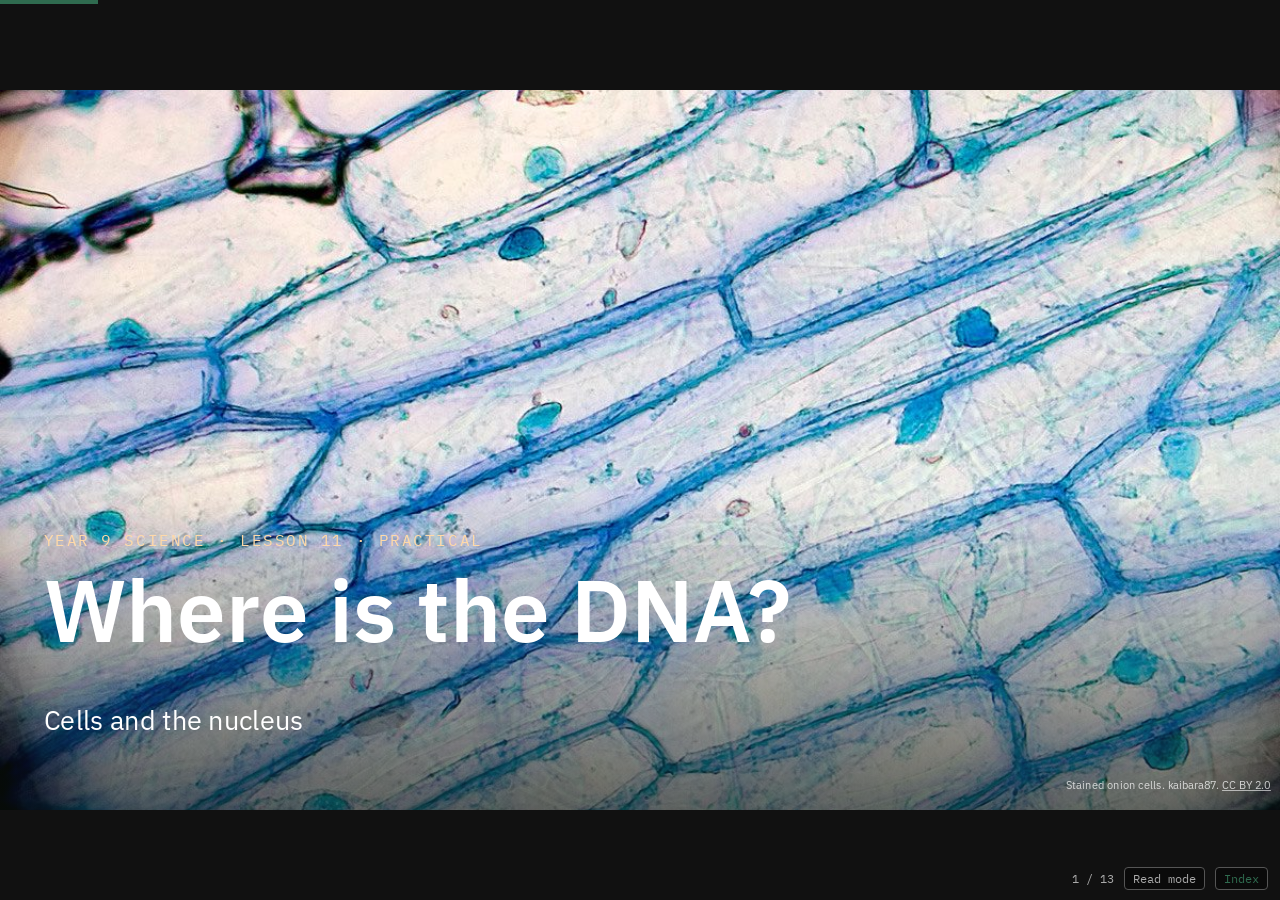
<file: L11.html>
<!doctype html>
<html lang="en">
<head>
<meta charset="utf-8">
<meta name="viewport" content="width=device-width, initial-scale=1">
<title>L11 Cells and the nucleus | Are we related?</title>
<link rel="preconnect" href="https://fonts.googleapis.com">
<link rel="stylesheet" href="https://fonts.googleapis.com/css2?family=IBM+Plex+Mono:wght@500&family=IBM+Plex+Sans:wght@400;600;700&display=swap">
<link rel="stylesheet" href="assets/deck.css">
</head>
<body>
<main class="deck">

<!-- 1. Title -->
<section class="slide photo">
  <img class="bg" src="img/L11-onion.jpg" alt="Onion skin cells under a microscope, stained blue, each with a dark nucleus">
  <div class="overlay">
    <p class="kicker">Year 9 Science · Lesson 11 · Practical</p>
    <h1>Where is the DNA?</h1>
    <p>Cells and the nucleus</p>
  </div>
  <p class="credit">Stained onion cells. kaibara87. <a href="https://commons.wikimedia.org/wiki/File:Onion_Cells.jpg">CC BY 2.0</a></p>
</section>

<!-- 2. Recall -->
<section class="slide">
  <p class="kicker">Remember Lesson 2?</p>
  <h2>Cells with a nucleus, cells without</h2>
  <div class="cards three">
    <div class="card"><div class="word">Eukarya</div><div class="meaning">Plants, animals, fungi, protists. Cells <b>with a nucleus</b>.</div></div>
    <div class="card"><div class="word">Bacteria</div><div class="meaning">Single cells, <b>no nucleus</b>.</div></div>
    <div class="card"><div class="word">Archaea</div><div class="meaning">Single cells, <b>no nucleus</b>.</div></div>
  </div>
  <p class="step def">In plant, animal and fungal cells the DNA is kept in the <b>nucleus</b>. In bacteria and archaea it floats loose in the cytoplasm.</p>
  <p class="step">Today you will see a nucleus for yourself, in your own cells.</p>
</section>

<!-- 3. Microscope parts -->
<section class="slide">
  <p class="kicker">The light microscope</p>
  <h2>Know your microscope</h2>
  <div class="cols">
    <figure class="sketch"><img src="img/L11-microscope.jpg" alt="A light microscope with its parts numbered 1 to 9" style="max-height:620px"><figcaption class="credit">GcG, <a href="https://commons.wikimedia.org/wiki/File:Optical_microscope_nikon_alphaphot.jpg">public domain</a></figcaption></figure>
    <ol style="font-size:0.9em">
      <li>Eyepiece lens</li>
      <li>Turret that holds the objective lenses</li>
      <li>Objective lenses</li>
      <li>Coarse focus knob</li>
      <li>Fine focus knob</li>
      <li>Stage, where the slide sits</li>
      <li>Light source</li>
      <li>Condenser and diaphragm</li>
      <li>Stage controls</li>
    </ol>
  </div>
</section>

<!-- 4. Magnification and rules -->
<section class="slide">
  <p class="kicker">Using it well</p>
  <h2>Magnification and the golden rules</h2>
  <p class="def"><b>Total magnification</b> = eyepiece × objective. For example 10× × 40× = <b>400×</b>.</p>
  <ul>
    <li>Carry the microscope with <b>two hands</b>: one on the arm, one under the base.</li>
    <li class="step">Always start on the <b>lowest</b> magnification.</li>
    <li class="step">Use the coarse focus only on low power. On high power, use the fine focus.</li>
  </ul>
  <p class="step def"><b>Why start low?</b> (p22 Q3) You see a wider area, so the cells are easier to find. The image is brighter. And the lens is far from the slide, so you won't crash into it.</p>
</section>

<!-- 5. Cheek cells method -->
<section class="slide">
  <p class="kicker">Lab manual p21</p>
  <h2>Method: cheek cells</h2>
  <ol>
    <li>Gently rub the inside of your cheek with a clean cotton bud or toothpick.</li>
    <li>Smear it across the centre of a clean slide.</li>
    <li>Add one drop of <b>methylene blue</b> stain.</li>
    <li>Lower a cover slip at an angle to avoid air bubbles. Blot the edges.</li>
    <li>Focus on low power first, then move to higher power.</li>
  </ol>
</section>

<!-- 6. Safety -->
<section class="slide">
  <p class="kicker">Safety · Lab manual p23</p>
  <h2>Before you start</h2>
  <ul>
    <li>Cheek cells: use <b>only your own</b> swab or toothpick. Throw it away straight after use.</li>
    <li>Take care when cutting the onion.</li>
    <li>Iodine and methylene blue stain skin and clothes. Wear safety glasses and wipe up spills.</li>
    <li>Carry microscopes with two hands.</li>
  </ul>
</section>

<!-- 7. Cheek cells -->
<section class="slide">
  <p class="kicker">Lab manual p22</p>
  <h2>Cheek cells, stained with methylene blue</h2>
  <div class="cols">
    <figure><img src="img/L11-cheek.jpg" alt="Human cheek cells stained blue, each a flat irregular shape with a darker nucleus" style="height:auto"><figcaption class="credit">Joseph Elsbernd, <a href="https://commons.wikimedia.org/wiki/File:Human_Cheek_Cells.jpg">CC BY-SA 2.0</a></figcaption></figure>
    <div>
      <p>Draw 3 to 5 cells. Label:</p>
      <ul>
        <li class="step"><b>Cell membrane</b>: the thin outer edge</li>
        <li class="step"><b>Cytoplasm</b>: the jelly filling the cell</li>
        <li class="step"><b>Nucleus</b>: the dark spot, which holds the DNA</li>
      </ul>
      <p class="step small">Q2: what can't you see? Mitochondria are too small for a school microscope. Animal cells have no cell wall or chloroplasts to see.</p>
    </div>
  </div>
</section>

<!-- 8. Onion method -->
<section class="slide">
  <p class="kicker">Lab manual p23</p>
  <h2>Method: onion cells</h2>
  <ol>
    <li>Cut a small piece of onion. With forceps, peel the very thin, see-through skin from the inside of one layer.</li>
    <li>Lay it flat on a clean slide, without folds or wrinkles.</li>
    <li>Add one drop of <b>iodine solution</b> to stain the cells.</li>
    <li>Lower a cover slip at an angle. Blot the edges.</li>
    <li>Focus on the lowest magnification first, then move higher.</li>
  </ol>
</section>

<!-- 9. Onion cells -->
<section class="slide">
  <p class="kicker">Lab manual p23</p>
  <h2>Onion cells</h2>
  <div class="cols">
    <figure><img src="img/L11-onion.jpg" alt="Onion skin cells, brick-shaped, each with a dark nucleus" style="height:auto"><figcaption class="credit">kaibara87, <a href="https://commons.wikimedia.org/wiki/File:Onion_Cells.jpg">CC BY 2.0</a></figcaption></figure>
    <div>
      <p>Draw 3 to 5 cells. Label:</p>
      <ul>
        <li class="step"><b>Cell wall</b>: the thick, box-like outline</li>
        <li class="step"><b>Cell membrane</b>: just inside the wall</li>
        <li class="step"><b>Cytoplasm</b></li>
        <li class="step"><b>Nucleus</b></li>
      </ul>
      <p class="step small">No chloroplasts: the onion bulb grows underground, out of the light. This sample was stained blue; with iodine yours will look yellow-brown.</p>
    </div>
  </div>
</section>

<!-- 10. Compare -->
<section class="slide">
  <p class="kicker">Lab manual p24</p>
  <h2>Compare the two cells</h2>
  <table class="taxa">
    <tr><th>Structure</th><th>Cheek cell</th><th>Onion cell</th></tr>
    <tr><td>Cell membrane</td><td class="step">✓</td><td class="step">✓</td></tr>
    <tr><td>Cytoplasm</td><td class="step">✓</td><td class="step">✓</td></tr>
    <tr><td>Nucleus</td><td class="step">✓</td><td class="step">✓</td></tr>
    <tr><td>Cell wall</td><td class="step">✗</td><td class="step">✓</td></tr>
    <tr><td>Shape</td><td class="step">Flat, irregular</td><td class="step">Regular, brick-like</td></tr>
  </table>
</section>

<!-- 11. Big idea -->
<section class="slide">
  <p class="kicker">The big idea</p>
  <h2>Different organisms, same place for DNA</h2>
  <p class="def">In both a human cell and an onion cell, the DNA is in the <b>nucleus</b>.</p>
  <p class="step">You and an onion are very different. But you store your instructions in the same way, in the same kind of molecule. That's one clue that we are related.</p>
  <p class="step small">Extension: mitochondria also hold a small amount of their own DNA.</p>
</section>

<!-- 12. Exit -->
<section class="slide photo">
  <img class="bg" src="img/L11-cheek.jpg" alt="Human cheek cells stained blue">
  <div class="overlay">
    <p class="kicker">Exit question</p>
    <h2>Where is the DNA in a cheek cell and an onion cell?</h2>
    <p>Then name one structure an onion cell has that a cheek cell doesn't.</p>
  </div>
  <p class="credit">Joseph Elsbernd. <a href="https://commons.wikimedia.org/wiki/File:Human_Cheek_Cells.jpg">CC BY-SA 2.0</a></p>
</section>

<!-- 13. Missed this lesson? -->
<section class="slide">
  <p class="kicker">Away today?</p>
  <h2>Missed this lesson? Catch up here</h2>
  <ul>
    <li>Learn the microscope parts on slide 3, and how to work out total magnification.</li>
    <li>Lab manual p22: draw and label 3 to 5 cheek cells from the photo on slide 7. Answer Q1 to Q3.</li>
    <li>Lab manual p23 to p24: draw and label onion cells from the photo on slide 9. Answer Q1 to Q3.</li>
    <li>Exit question: where is the DNA in both cells?</li>
  </ul>
</section>

</main>
<script src="assets/deck.js"></script>
</body>
</html>
</file>
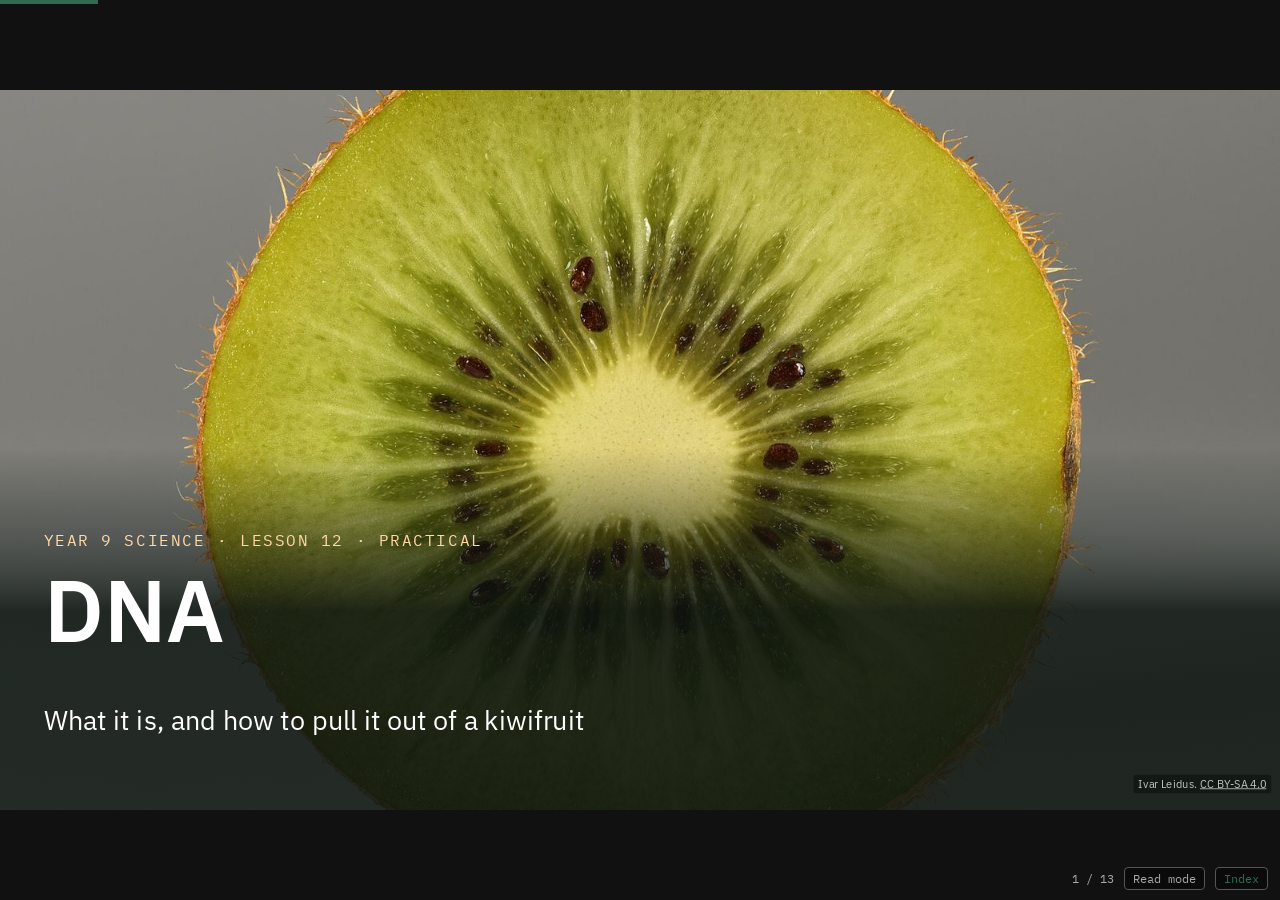
<file: L12.html>
<!doctype html>
<html lang="en">
<head>
<meta charset="utf-8">
<meta name="viewport" content="width=device-width, initial-scale=1">
<title>L12 DNA | Are we related?</title>
<link rel="preconnect" href="https://fonts.googleapis.com">
<link rel="stylesheet" href="https://fonts.googleapis.com/css2?family=IBM+Plex+Mono:wght@500&family=IBM+Plex+Sans:wght@400;600;700&display=swap">
<link rel="stylesheet" href="assets/deck.css">
</head>
<body>
<main class="deck">

<!-- 1. Title -->
<section class="slide photo bright">
  <img class="bg" src="img/L12-kiwifruit.jpg" alt="A kiwifruit cut in half showing green flesh and black seeds">
  <div class="overlay">
    <p class="kicker">Year 9 Science · Lesson 12 · Practical</p>
    <h1>DNA</h1>
    <p>What it is, and how to pull it out of a kiwifruit</p>
  </div>
  <p class="credit">Ivar Leidus. <a href="https://commons.wikimedia.org/wiki/File:Kiwifruit_cross_section.jpg">CC BY-SA 4.0</a></p>
</section>

<!-- 2. Starter -->
<section class="slide">
  <p class="kicker">Starter</p>
  <h2>Nearly every cell in your body carries the instructions for making all of you</h2>
  <p>Last lesson: where in the cell are those instructions kept?</p>
  <p class="step big-number">In the nucleus</p>
  <p class="step">They are written in a molecule called <b>DNA</b>.</p>
</section>

<!-- 3. DNA key facts -->
<section class="slide">
  <p class="kicker">Key facts</p>
  <h2>DNA</h2>
  <p class="def"><b>DNA</b> is the molecule that carries the <b>instructions for making an organism</b>: how it develops, survives and reproduces.</p>
  <ul>
    <li class="step">It is found in the <b>nucleus</b> of plant, animal and fungal cells.</li>
    <li class="step">It can <b>make copies of itself</b>, with help from the cell. That's how it gets passed from cell to cell, and from parents to offspring.</li>
    <li class="step">It has been copied and passed on, generation after generation, for <b>3.5 billion years</b>.</li>
  </ul>
</section>

<!-- 4. Double helix -->
<section class="slide">
  <p class="kicker">Its shape</p>
  <h2>A twisted ladder: the double helix</h2>
  <svg class="chart" viewBox="0 0 1200 360" role="img" aria-label="A simple diagram of DNA: two strands twisted around each other, joined by rungs made of pairs of bases">
<line x1="72.0" y1="189.1" x2="72.0" y2="170.0" stroke="#b5562b" stroke-width="9"/>
<line x1="72.0" y1="170.0" x2="72.0" y2="150.9" stroke="#e8b07a" stroke-width="9"/>
<line x1="96.0" y1="225.0" x2="96.0" y2="170.0" stroke="#e8b07a" stroke-width="9"/>
<line x1="96.0" y1="170.0" x2="96.0" y2="115.0" stroke="#b5562b" stroke-width="9"/>
<line x1="120.0" y1="254.3" x2="120.0" y2="170.0" stroke="#93c4a8" stroke-width="9"/>
<line x1="120.0" y1="170.0" x2="120.0" y2="85.7" stroke="#2f6b4f" stroke-width="9"/>
<line x1="144.0" y1="273.4" x2="144.0" y2="170.0" stroke="#2f6b4f" stroke-width="9"/>
<line x1="144.0" y1="170.0" x2="144.0" y2="66.6" stroke="#93c4a8" stroke-width="9"/>
<line x1="168.0" y1="280.0" x2="168.0" y2="170.0" stroke="#2f6b4f" stroke-width="9"/>
<line x1="168.0" y1="170.0" x2="168.0" y2="60.0" stroke="#93c4a8" stroke-width="9"/>
<line x1="192.0" y1="273.4" x2="192.0" y2="170.0" stroke="#93c4a8" stroke-width="9"/>
<line x1="192.0" y1="170.0" x2="192.0" y2="66.6" stroke="#2f6b4f" stroke-width="9"/>
<line x1="216.0" y1="254.3" x2="216.0" y2="170.0" stroke="#e8b07a" stroke-width="9"/>
<line x1="216.0" y1="170.0" x2="216.0" y2="85.7" stroke="#b5562b" stroke-width="9"/>
<line x1="240.0" y1="225.0" x2="240.0" y2="170.0" stroke="#b5562b" stroke-width="9"/>
<line x1="240.0" y1="170.0" x2="240.0" y2="115.0" stroke="#e8b07a" stroke-width="9"/>
<line x1="264.0" y1="189.1" x2="264.0" y2="170.0" stroke="#b5562b" stroke-width="9"/>
<line x1="264.0" y1="170.0" x2="264.0" y2="150.9" stroke="#e8b07a" stroke-width="9"/>
<line x1="288.0" y1="150.9" x2="288.0" y2="170.0" stroke="#e8b07a" stroke-width="9"/>
<line x1="288.0" y1="170.0" x2="288.0" y2="189.1" stroke="#b5562b" stroke-width="9"/>
<line x1="312.0" y1="115.0" x2="312.0" y2="170.0" stroke="#2f6b4f" stroke-width="9"/>
<line x1="312.0" y1="170.0" x2="312.0" y2="225.0" stroke="#93c4a8" stroke-width="9"/>
<line x1="336.0" y1="85.7" x2="336.0" y2="170.0" stroke="#93c4a8" stroke-width="9"/>
<line x1="336.0" y1="170.0" x2="336.0" y2="254.3" stroke="#2f6b4f" stroke-width="9"/>
<line x1="360.0" y1="66.6" x2="360.0" y2="170.0" stroke="#93c4a8" stroke-width="9"/>
<line x1="360.0" y1="170.0" x2="360.0" y2="273.4" stroke="#2f6b4f" stroke-width="9"/>
<line x1="384.0" y1="60.0" x2="384.0" y2="170.0" stroke="#2f6b4f" stroke-width="9"/>
<line x1="384.0" y1="170.0" x2="384.0" y2="280.0" stroke="#93c4a8" stroke-width="9"/>
<line x1="408.0" y1="66.6" x2="408.0" y2="170.0" stroke="#e8b07a" stroke-width="9"/>
<line x1="408.0" y1="170.0" x2="408.0" y2="273.4" stroke="#b5562b" stroke-width="9"/>
<line x1="432.0" y1="85.7" x2="432.0" y2="170.0" stroke="#b5562b" stroke-width="9"/>
<line x1="432.0" y1="170.0" x2="432.0" y2="254.3" stroke="#e8b07a" stroke-width="9"/>
<line x1="456.0" y1="115.0" x2="456.0" y2="170.0" stroke="#b5562b" stroke-width="9"/>
<line x1="456.0" y1="170.0" x2="456.0" y2="225.0" stroke="#e8b07a" stroke-width="9"/>
<line x1="480.0" y1="150.9" x2="480.0" y2="170.0" stroke="#93c4a8" stroke-width="9"/>
<line x1="480.0" y1="170.0" x2="480.0" y2="189.1" stroke="#2f6b4f" stroke-width="9"/>
<line x1="504.0" y1="189.1" x2="504.0" y2="170.0" stroke="#e8b07a" stroke-width="9"/>
<line x1="504.0" y1="170.0" x2="504.0" y2="150.9" stroke="#b5562b" stroke-width="9"/>
<line x1="528.0" y1="225.0" x2="528.0" y2="170.0" stroke="#2f6b4f" stroke-width="9"/>
<line x1="528.0" y1="170.0" x2="528.0" y2="115.0" stroke="#93c4a8" stroke-width="9"/>
<line x1="552.0" y1="254.3" x2="552.0" y2="170.0" stroke="#2f6b4f" stroke-width="9"/>
<line x1="552.0" y1="170.0" x2="552.0" y2="85.7" stroke="#93c4a8" stroke-width="9"/>
<line x1="576.0" y1="273.4" x2="576.0" y2="170.0" stroke="#93c4a8" stroke-width="9"/>
<line x1="576.0" y1="170.0" x2="576.0" y2="66.6" stroke="#2f6b4f" stroke-width="9"/>
<line x1="600.0" y1="280.0" x2="600.0" y2="170.0" stroke="#b5562b" stroke-width="9"/>
<line x1="600.0" y1="170.0" x2="600.0" y2="60.0" stroke="#e8b07a" stroke-width="9"/>
<line x1="624.0" y1="273.4" x2="624.0" y2="170.0" stroke="#e8b07a" stroke-width="9"/>
<line x1="624.0" y1="170.0" x2="624.0" y2="66.6" stroke="#b5562b" stroke-width="9"/>
<line x1="648.0" y1="254.3" x2="648.0" y2="170.0" stroke="#e8b07a" stroke-width="9"/>
<line x1="648.0" y1="170.0" x2="648.0" y2="85.7" stroke="#b5562b" stroke-width="9"/>
<line x1="672.0" y1="225.0" x2="672.0" y2="170.0" stroke="#93c4a8" stroke-width="9"/>
<line x1="672.0" y1="170.0" x2="672.0" y2="115.0" stroke="#2f6b4f" stroke-width="9"/>
<line x1="696.0" y1="189.1" x2="696.0" y2="170.0" stroke="#2f6b4f" stroke-width="9"/>
<line x1="696.0" y1="170.0" x2="696.0" y2="150.9" stroke="#93c4a8" stroke-width="9"/>
<line x1="720.0" y1="150.9" x2="720.0" y2="170.0" stroke="#b5562b" stroke-width="9"/>
<line x1="720.0" y1="170.0" x2="720.0" y2="189.1" stroke="#e8b07a" stroke-width="9"/>
<line x1="744.0" y1="115.0" x2="744.0" y2="170.0" stroke="#93c4a8" stroke-width="9"/>
<line x1="744.0" y1="170.0" x2="744.0" y2="225.0" stroke="#2f6b4f" stroke-width="9"/>
<line x1="768.0" y1="85.7" x2="768.0" y2="170.0" stroke="#e8b07a" stroke-width="9"/>
<line x1="768.0" y1="170.0" x2="768.0" y2="254.3" stroke="#b5562b" stroke-width="9"/>
<line x1="792.0" y1="66.6" x2="792.0" y2="170.0" stroke="#2f6b4f" stroke-width="9"/>
<line x1="792.0" y1="170.0" x2="792.0" y2="273.4" stroke="#93c4a8" stroke-width="9"/>
<line x1="816.0" y1="60.0" x2="816.0" y2="170.0" stroke="#b5562b" stroke-width="9"/>
<line x1="816.0" y1="170.0" x2="816.0" y2="280.0" stroke="#e8b07a" stroke-width="9"/>
<line x1="840.0" y1="66.6" x2="840.0" y2="170.0" stroke="#93c4a8" stroke-width="9"/>
<line x1="840.0" y1="170.0" x2="840.0" y2="273.4" stroke="#2f6b4f" stroke-width="9"/>
<line x1="864.0" y1="85.7" x2="864.0" y2="170.0" stroke="#2f6b4f" stroke-width="9"/>
<line x1="864.0" y1="170.0" x2="864.0" y2="254.3" stroke="#93c4a8" stroke-width="9"/>
<line x1="888.0" y1="115.0" x2="888.0" y2="170.0" stroke="#e8b07a" stroke-width="9"/>
<line x1="888.0" y1="170.0" x2="888.0" y2="225.0" stroke="#b5562b" stroke-width="9"/>
<line x1="912.0" y1="150.9" x2="912.0" y2="170.0" stroke="#e8b07a" stroke-width="9"/>
<line x1="912.0" y1="170.0" x2="912.0" y2="189.1" stroke="#b5562b" stroke-width="9"/>
<line x1="936.0" y1="189.1" x2="936.0" y2="170.0" stroke="#b5562b" stroke-width="9"/>
<line x1="936.0" y1="170.0" x2="936.0" y2="150.9" stroke="#e8b07a" stroke-width="9"/>
<line x1="960.0" y1="225.0" x2="960.0" y2="170.0" stroke="#93c4a8" stroke-width="9"/>
<line x1="960.0" y1="170.0" x2="960.0" y2="115.0" stroke="#2f6b4f" stroke-width="9"/>
<line x1="984.0" y1="254.3" x2="984.0" y2="170.0" stroke="#2f6b4f" stroke-width="9"/>
<line x1="984.0" y1="170.0" x2="984.0" y2="85.7" stroke="#93c4a8" stroke-width="9"/>
<line x1="1008.0" y1="273.4" x2="1008.0" y2="170.0" stroke="#93c4a8" stroke-width="9"/>
<line x1="1008.0" y1="170.0" x2="1008.0" y2="66.6" stroke="#2f6b4f" stroke-width="9"/>
<line x1="1032.0" y1="280.0" x2="1032.0" y2="170.0" stroke="#b5562b" stroke-width="9"/>
<line x1="1032.0" y1="170.0" x2="1032.0" y2="60.0" stroke="#e8b07a" stroke-width="9"/>
<line x1="1056.0" y1="273.4" x2="1056.0" y2="170.0" stroke="#e8b07a" stroke-width="9"/>
<line x1="1056.0" y1="170.0" x2="1056.0" y2="66.6" stroke="#b5562b" stroke-width="9"/>
<line x1="1080.0" y1="254.3" x2="1080.0" y2="170.0" stroke="#2f6b4f" stroke-width="9"/>
<line x1="1080.0" y1="170.0" x2="1080.0" y2="85.7" stroke="#93c4a8" stroke-width="9"/>
<line x1="1104.0" y1="225.0" x2="1104.0" y2="170.0" stroke="#b5562b" stroke-width="9"/>
<line x1="1104.0" y1="170.0" x2="1104.0" y2="115.0" stroke="#e8b07a" stroke-width="9"/>
<line x1="1128.0" y1="189.1" x2="1128.0" y2="170.0" stroke="#e8b07a" stroke-width="9"/>
<line x1="1128.0" y1="170.0" x2="1128.0" y2="150.9" stroke="#b5562b" stroke-width="9"/>
<polyline points="60.0,170.0 66.0,179.6 72.0,189.1 78.0,198.5 84.0,207.6 90.0,216.5 96.0,225.0 102.0,233.1 108.0,240.7 114.0,247.8 120.0,254.3 126.0,260.1 132.0,265.3 138.0,269.7 144.0,273.4 150.0,276.3 156.0,278.3 162.0,279.6 168.0,280.0 174.0,279.6 180.0,278.3 186.0,276.3 192.0,273.4 198.0,269.7 204.0,265.3 210.0,260.1 216.0,254.3 222.0,247.8 228.0,240.7 234.0,233.1 240.0,225.0 246.0,216.5 252.0,207.6 258.0,198.5 264.0,189.1 270.0,179.6 276.0,170.0 282.0,160.4 288.0,150.9 294.0,141.5 300.0,132.4 306.0,123.5 312.0,115.0 318.0,106.9 324.0,99.3 330.0,92.2 336.0,85.7 342.0,79.9 348.0,74.7 354.0,70.3 360.0,66.6 366.0,63.7 372.0,61.7 378.0,60.4 384.0,60.0 390.0,60.4 396.0,61.7 402.0,63.7 408.0,66.6 414.0,70.3 420.0,74.7 426.0,79.9 432.0,85.7 438.0,92.2 444.0,99.3 450.0,106.9 456.0,115.0 462.0,123.5 468.0,132.4 474.0,141.5 480.0,150.9 486.0,160.4 492.0,170.0 498.0,179.6 504.0,189.1 510.0,198.5 516.0,207.6 522.0,216.5 528.0,225.0 534.0,233.1 540.0,240.7 546.0,247.8 552.0,254.3 558.0,260.1 564.0,265.3 570.0,269.7 576.0,273.4 582.0,276.3 588.0,278.3 594.0,279.6 600.0,280.0 606.0,279.6 612.0,278.3 618.0,276.3 624.0,273.4 630.0,269.7 636.0,265.3 642.0,260.1 648.0,254.3 654.0,247.8 660.0,240.7 666.0,233.1 672.0,225.0 678.0,216.5 684.0,207.6 690.0,198.5 696.0,189.1 702.0,179.6 708.0,170.0 714.0,160.4 720.0,150.9 726.0,141.5 732.0,132.4 738.0,123.5 744.0,115.0 750.0,106.9 756.0,99.3 762.0,92.2 768.0,85.7 774.0,79.9 780.0,74.7 786.0,70.3 792.0,66.6 798.0,63.7 804.0,61.7 810.0,60.4 816.0,60.0 822.0,60.4 828.0,61.7 834.0,63.7 840.0,66.6 846.0,70.3 852.0,74.7 858.0,79.9 864.0,85.7 870.0,92.2 876.0,99.3 882.0,106.9 888.0,115.0 894.0,123.5 900.0,132.4 906.0,141.5 912.0,150.9 918.0,160.4 924.0,170.0 930.0,179.6 936.0,189.1 942.0,198.5 948.0,207.6 954.0,216.5 960.0,225.0 966.0,233.1 972.0,240.7 978.0,247.8 984.0,254.3 990.0,260.1 996.0,265.3 1002.0,269.7 1008.0,273.4 1014.0,276.3 1020.0,278.3 1026.0,279.6 1032.0,280.0 1038.0,279.6 1044.0,278.3 1050.0,276.3 1056.0,273.4 1062.0,269.7 1068.0,265.3 1074.0,260.1 1080.0,254.3 1086.0,247.8 1092.0,240.7 1098.0,233.1 1104.0,225.0 1110.0,216.5 1116.0,207.6 1122.0,198.5 1128.0,189.1 1134.0,179.6 1140.0,170.0" fill="none" stroke="#1f2a24" stroke-width="12" stroke-linecap="round"/>
<polyline points="60.0,170.0 66.0,160.4 72.0,150.9 78.0,141.5 84.0,132.4 90.0,123.5 96.0,115.0 102.0,106.9 108.0,99.3 114.0,92.2 120.0,85.7 126.0,79.9 132.0,74.7 138.0,70.3 144.0,66.6 150.0,63.7 156.0,61.7 162.0,60.4 168.0,60.0 174.0,60.4 180.0,61.7 186.0,63.7 192.0,66.6 198.0,70.3 204.0,74.7 210.0,79.9 216.0,85.7 222.0,92.2 228.0,99.3 234.0,106.9 240.0,115.0 246.0,123.5 252.0,132.4 258.0,141.5 264.0,150.9 270.0,160.4 276.0,170.0 282.0,179.6 288.0,189.1 294.0,198.5 300.0,207.6 306.0,216.5 312.0,225.0 318.0,233.1 324.0,240.7 330.0,247.8 336.0,254.3 342.0,260.1 348.0,265.3 354.0,269.7 360.0,273.4 366.0,276.3 372.0,278.3 378.0,279.6 384.0,280.0 390.0,279.6 396.0,278.3 402.0,276.3 408.0,273.4 414.0,269.7 420.0,265.3 426.0,260.1 432.0,254.3 438.0,247.8 444.0,240.7 450.0,233.1 456.0,225.0 462.0,216.5 468.0,207.6 474.0,198.5 480.0,189.1 486.0,179.6 492.0,170.0 498.0,160.4 504.0,150.9 510.0,141.5 516.0,132.4 522.0,123.5 528.0,115.0 534.0,106.9 540.0,99.3 546.0,92.2 552.0,85.7 558.0,79.9 564.0,74.7 570.0,70.3 576.0,66.6 582.0,63.7 588.0,61.7 594.0,60.4 600.0,60.0 606.0,60.4 612.0,61.7 618.0,63.7 624.0,66.6 630.0,70.3 636.0,74.7 642.0,79.9 648.0,85.7 654.0,92.2 660.0,99.3 666.0,106.9 672.0,115.0 678.0,123.5 684.0,132.4 690.0,141.5 696.0,150.9 702.0,160.4 708.0,170.0 714.0,179.6 720.0,189.1 726.0,198.5 732.0,207.6 738.0,216.5 744.0,225.0 750.0,233.1 756.0,240.7 762.0,247.8 768.0,254.3 774.0,260.1 780.0,265.3 786.0,269.7 792.0,273.4 798.0,276.3 804.0,278.3 810.0,279.6 816.0,280.0 822.0,279.6 828.0,278.3 834.0,276.3 840.0,273.4 846.0,269.7 852.0,265.3 858.0,260.1 864.0,254.3 870.0,247.8 876.0,240.7 882.0,233.1 888.0,225.0 894.0,216.5 900.0,207.6 906.0,198.5 912.0,189.1 918.0,179.6 924.0,170.0 930.0,160.4 936.0,150.9 942.0,141.5 948.0,132.4 954.0,123.5 960.0,115.0 966.0,106.9 972.0,99.3 978.0,92.2 984.0,85.7 990.0,79.9 996.0,74.7 1002.0,70.3 1008.0,66.6 1014.0,63.7 1020.0,61.7 1026.0,60.4 1032.0,60.0 1038.0,60.4 1044.0,61.7 1050.0,63.7 1056.0,66.6 1062.0,70.3 1068.0,74.7 1074.0,79.9 1080.0,85.7 1086.0,92.2 1092.0,99.3 1098.0,106.9 1104.0,115.0 1110.0,123.5 1116.0,132.4 1122.0,141.5 1128.0,150.9 1134.0,160.4 1140.0,170.0" fill="none" stroke="#5b665f" stroke-width="12" stroke-linecap="round"/>
  </svg>
  <div class="cols">
    <p class="step"><b>The sides</b> of the ladder are two long strands, twisted around each other.</p>
    <p class="step"><b>The rungs</b> are pairs of chemicals called <b>bases</b>. There are four: A, T, C and G. A always pairs with T; C always pairs with G.</p>
  </div>
</section>

<!-- 5. Chromosomes -->
<section class="slide">
  <div class="cols">
    <div>
      <p class="kicker">Lab manual p25</p>
      <h2>Packed into 46 chromosomes</h2>
      <p>Each human cell has <b>46 chromosomes</b>. Each chromosome is one very long DNA molecule, coiled up tightly.</p>
      <p class="step">Twist a piece of string and keep twisting: you get coils, then coils of coils. DNA is packed like that, many times over.</p>
      <p class="step def">The 46 come in <b>23 pairs</b>. In each pair, one came from your mother and one from your father.</p>
    </div>
    <figure class="sketch">
      <img src="img/L12-karyotype.png" alt="The 46 human chromosomes arranged in pairs" style="max-height:600px">
      <figcaption class="credit">Human chromosomes. National Human Genome Research Institute, <a href="https://commons.wikimedia.org/wiki/File:NHGRI_human_male_karyotype.png">public domain</a></figcaption>
    </figure>
  </div>
</section>

<!-- 6. How long? -->
<section class="slide">
  <p class="kicker">Estimate it</p>
  <h2>How long is all your DNA?</h2>
  <p>Stretched out, the DNA in <b>one</b> cell is about <b>2 m</b> long. You have about <b>37 trillion</b> cells.</p>
  <p class="step quote">2 m × 37 000 000 000 000 = 74 000 000 000 000 m = <b>74 billion km</b></p>
  <p class="step">The Sun is 150 million km away. Your DNA could stretch there and back about <b>250 times</b>.</p>
  <p class="step small">All of that fits inside you, because it is so thin and so tightly coiled.</p>
</section>

<!-- 7. Genes -->
<section class="slide">
  <p class="kicker">Key word</p>
  <h2>Genes</h2>
  <div class="cols">
    <figure class="sketch">
      <img src="img/L12-chromgene.png" alt="A chromosome unwinding into a long DNA strand, with one section highlighted as a gene" style="max-height:440px">
      <figcaption class="credit">Chromosome → DNA → gene (red). Thomas Shafee, <a href="https://commons.wikimedia.org/wiki/File:Chromosome_DNA_Gene_unannotated.svg">CC BY 4.0</a></figcaption>
    </figure>
    <div>
      <p class="def"><b>A gene</b> is a section of DNA that codes for a <b>characteristic</b> (a trait).</p>
      <p class="step">Humans have about 20 000 genes: for eye colour, for the protein that carries oxygen in your blood, and much more.</p>
      <p class="step">If a gene's trait gives an advantage, that trait is an <b>adaptation</b>.</p>
    </div>
  </div>
</section>

<!-- 8. Why kiwifruit -->
<section class="slide">
  <p class="kicker">Practical · Lab manual p25</p>
  <h2>Extracting DNA from kiwifruit</h2>
  <div class="cols">
    <div>
      <p>Kiwifruit is soft, has thousands of cells, and each cell holds <b>six copies</b> of each set of chromosomes. Lots of DNA to collect.</p>
      <h3>Safety</h3>
      <ul>
        <li>Ethanol and isopropanol are <b>flammable</b>. Keep them away from flames and heat.</li>
        <li>Wear safety glasses.</li>
        <li>Don't eat the kiwifruit or taste any solution.</li>
      </ul>
    </div>
    <div class="card">
      <h3>Materials</h3>
      <ul style="font-size:0.9em">
        <li>Kiwifruit</li><li>Ziplock bag</li><li>Extraction solution</li><li>Coffee filter and beaker</li><li>Cold 95% ethanol or isopropanol</li><li>Boiling tube</li><li>Wooden skewer or glass rod</li>
      </ul>
    </div>
  </div>
</section>

<!-- 9. Protocol -->
<section class="slide">
  <p class="kicker">Lab manual p26</p>
  <h2>Protocol</h2>
  <ol>
    <li>Peel and cut one kiwifruit into six pieces, leaving out the white core. Put them in the bag.</li>
    <li>Add 20 mL of extraction solution. Squeeze out the air, seal, and gently massage for about 5 minutes.</li>
    <li>Pour the mixture through a coffee filter into a very clean beaker. Be patient; don't squeeze it.</li>
    <li>Put 2 mL of the filtered liquid in a boiling tube. Gently pour about 3 mL of cold ethanol down the side.</li>
    <li>Wait a few minutes and observe. Take a photo.</li>
    <li>Spool the DNA onto a skewer.</li>
  </ol>
</section>

<!-- 10. What each step does -->
<section class="slide">
  <p class="kicker">Lab manual p27 Q2 and Q3</p>
  <h2>What does each step do?</h2>
  <table class="taxa">
    <tr><th>Step</th><th>Why</th></tr>
    <tr><td>Mashing</td><td class="step">Breaks the fruit apart and opens up the cells.</td></tr>
    <tr><td>Extraction solution</td><td class="step">Detergent breaks down the fatty membranes around the cell and the nucleus, letting the DNA out. Salt helps the DNA clump together.</td></tr>
    <tr><td>Filtering</td><td class="step">Removes the bits of cell, leaving DNA in the liquid.</td></tr>
    <tr><td>Cold ethanol</td><td class="step">DNA doesn't dissolve in ethanol, so it comes out as white threads where the two layers meet.</td></tr>
  </table>
  <p class="step small"><b>Extraction</b> means taking something out.</p>
</section>

<!-- 11. What you see -->
<section class="slide">
  <p class="kicker">Observations</p>
  <h2>What are you looking at?</h2>
  <p>The white, cloudy threads are <b>millions of DNA molecules</b> clumped together.</p>
  <p class="step">One DNA molecule is far too thin to see, even with a school microscope. You can't see the double helix, only the tangle.</p>
  <p class="step def">The same molecule is in you. Every living thing uses DNA with the same four bases. That shared code is strong evidence that <b>all life is related</b>.</p>
</section>

<!-- 12. Exit -->
<section class="slide">
  <p class="kicker">Exit question</p>
  <h2>Four quick answers</h2>
  <ol>
    <li>Where is DNA found in a cell? <span class="step"><b>In the nucleus.</b></span></li>
    <li>What is the name of DNA's twisted ladder shape? <span class="step"><b>Double helix.</b></span></li>
    <li>What is the purpose of DNA? <span class="step"><b>It carries the instructions for making an organism.</b></span></li>
    <li>What is a gene? <span class="step"><b>A section of DNA that codes for a characteristic.</b></span></li>
  </ol>
</section>

<!-- 13. Missed this lesson? -->
<section class="slide">
  <p class="kicker">Away today?</p>
  <h2>Missed this lesson? Catch up here</h2>
  <ul>
    <li>Copy the key facts about DNA (slide 3) and the definition of a <b>gene</b> (slide 7).</li>
    <li>Draw the double helix and label the two strands and the base pairs.</li>
    <li>Lab manual p27: sketch where DNA is found in a cell, and answer Q2 and Q3 using slide 10.</li>
    <li>Exit question: answer the four questions on slide 12 without looking.</li>
  </ul>
</section>

</main>
<script src="assets/deck.js"></script>
</body>
</html>
</file>
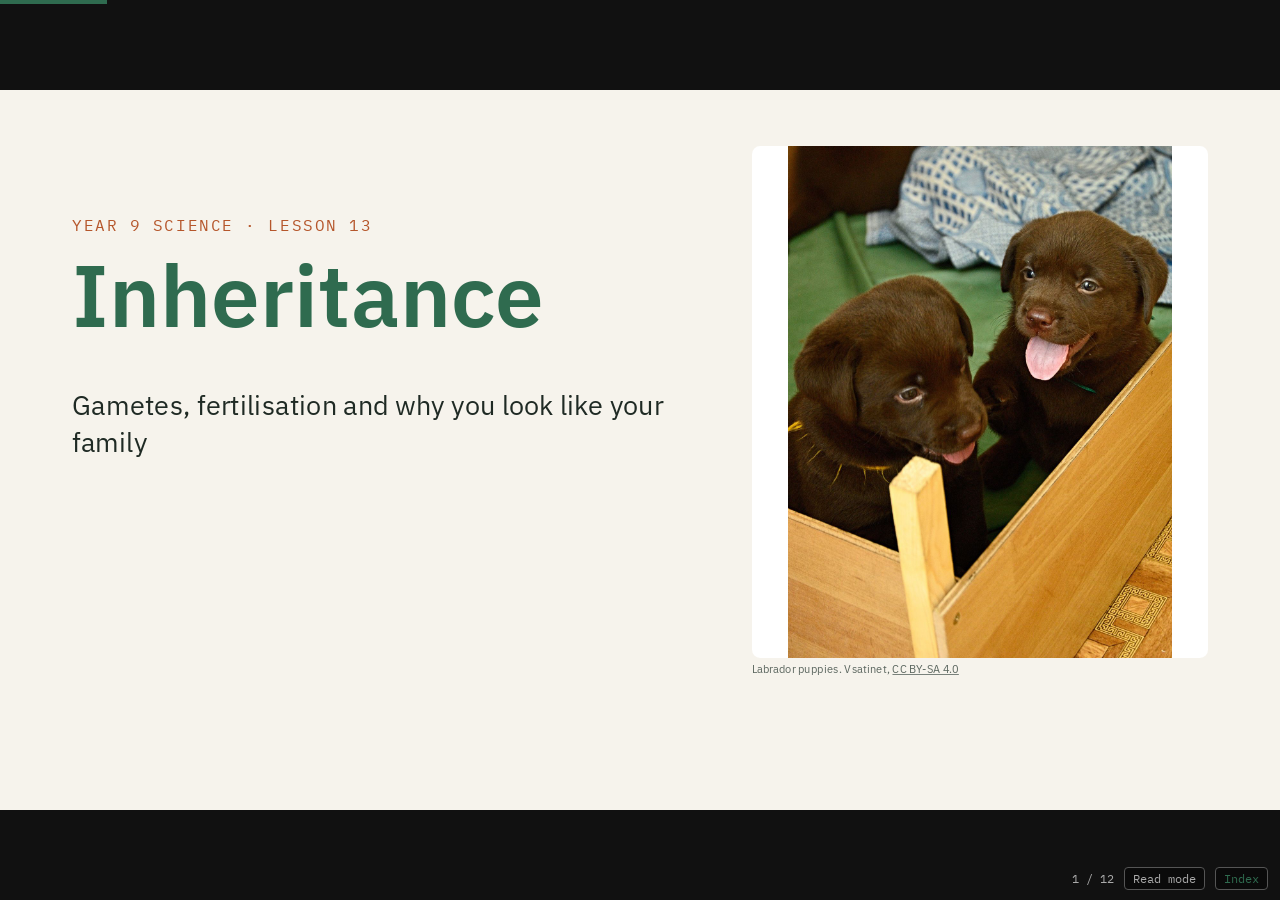
<file: L13.html>
<!doctype html>
<html lang="en">
<head>
<meta charset="utf-8">
<meta name="viewport" content="width=device-width, initial-scale=1">
<title>L13 Inheritance | Are we related?</title>
<link rel="preconnect" href="https://fonts.googleapis.com">
<link rel="stylesheet" href="https://fonts.googleapis.com/css2?family=IBM+Plex+Mono:wght@500&family=IBM+Plex+Sans:wght@400;600;700&display=swap">
<link rel="stylesheet" href="assets/deck.css">
</head>
<body>
<main class="deck">

<!-- 1. Title -->
<section class="slide">
  <div class="cols wide-left">
    <div style="padding-top:2.5em">
      <p class="kicker">Year 9 Science · Lesson 13</p>
      <h1 style="color:var(--accent)">Inheritance</h1>
      <p>Gametes, fertilisation and why you look like your family</p>
    </div>
    <figure class="sketch">
      <img src="img/L13-puppies.jpg" alt="Two chocolate Labrador puppies looking out of a wooden box" style="max-height:640px">
      <figcaption class="credit">Labrador puppies. Vsatinet, <a href="https://commons.wikimedia.org/wiki/File:Labrador_puppies.jpg">CC BY-SA 4.0</a></figcaption>
    </figure>
  </div>
</section>

<!-- 2. Starter -->
<section class="slide">
  <p class="kicker">Starter</p>
  <h2>Why do you look like your family, but not exactly like any one of them?</h2>
  <p>Think of one feature you share with your mother's side, and one with your father's side.</p>
  <p class="step">Last lesson: your 46 chromosomes come in <b>23 pairs</b>. One of each pair came from your mother, one from your father. Today: how did they get to you?</p>
</section>

<!-- 3. Gametes -->
<section class="slide">
  <p class="kicker">Key word</p>
  <h2>Gametes: the sex cells</h2>
  <p class="def"><b>Gametes</b> are sex cells: <b>sperm</b> from the father and an <b>egg</b> from the mother.</p>
  <ul>
    <li class="step">A normal body cell has <b>46</b> chromosomes: 23 pairs.</li>
    <li class="step">A gamete has only <b>23</b>: one chromosome from each pair. That's half the DNA.</li>
    <li class="step">To make gametes, the parent first <b>copies</b> its DNA, then shares it out.</li>
  </ul>
</section>

<!-- 4. Fertilisation diagram -->
<section class="slide">
  <p class="kicker">Key word</p>
  <h2>Fertilisation makes a zygote</h2>
  <svg class="chart" viewBox="0 0 1200 400" role="img" aria-label="Diagram: a father's body cell with 46 chromosomes makes a sperm with 23. A mother's body cell with 46 makes an egg with 23. At fertilisation the sperm and egg join to make a zygote with 46, which divides into the many cells of the offspring.">
    <defs><marker id="arr" viewBox="0 0 10 10" refX="9" refY="5" markerWidth="7" markerHeight="7" orient="auto"><path d="M0,0 L10,5 L0,10 z" fill="#5b665f"/></marker></defs>
    <circle cx="130" cy="100" r="62" fill="#f4dccd" stroke="#b5562b" stroke-width="4"/>
    <text x="130" y="110" text-anchor="middle" style="font-size:30px;font-weight:600">46</text>
    <circle cx="130" cy="290" r="62" fill="#d6e7dc" stroke="#2f6b4f" stroke-width="4"/>
    <text x="130" y="300" text-anchor="middle" style="font-size:30px;font-weight:600">46</text>
    <line x1="200" y1="100" x2="322" y2="100" stroke="#5b665f" stroke-width="3" marker-end="url(#arr)"/>
    <line x1="200" y1="290" x2="355" y2="290" stroke="#5b665f" stroke-width="3" marker-end="url(#arr)"/>
    <path d="M335,100 q15,-20 30,0 t30,0 t25,0" fill="none" stroke="#b5562b" stroke-width="4"/>
    <circle cx="450" cy="100" r="30" fill="#f4dccd" stroke="#b5562b" stroke-width="4"/>
    <text x="450" y="109" text-anchor="middle" style="font-size:24px;font-weight:600">23</text>
    <circle cx="420" cy="290" r="55" fill="#d6e7dc" stroke="#2f6b4f" stroke-width="4"/>
    <text x="420" y="299" text-anchor="middle" style="font-size:28px;font-weight:600">23</text>
    <line x1="485" y1="112" x2="690" y2="175" stroke="#5b665f" stroke-width="3" marker-end="url(#arr)"/>
    <line x1="485" y1="270" x2="690" y2="210" stroke="#5b665f" stroke-width="3" marker-end="url(#arr)"/>
    <path d="M770,125 a68,68 0 0,0 0,136 z" fill="#f4dccd"/>
    <path d="M770,125 a68,68 0 0,1 0,136 z" fill="#d6e7dc"/>
    <circle cx="770" cy="193" r="68" fill="none" stroke="#1f2a24" stroke-width="4"/>
    <text x="770" y="203" text-anchor="middle" style="font-size:30px;font-weight:600">46</text>
    <line x1="850" y1="193" x2="960" y2="193" stroke="#5b665f" stroke-width="3" marker-end="url(#arr)"/>
    <g fill="#e9e4d8" stroke="#5b665f" stroke-width="2">
      <circle cx="1010" cy="150" r="22"/><circle cx="1055" cy="150" r="22"/><circle cx="1100" cy="150" r="22"/>
      <circle cx="1032" cy="193" r="22"/><circle cx="1077" cy="193" r="22"/><circle cx="1122" cy="193" r="22"/>
      <circle cx="1010" cy="236" r="22"/><circle cx="1055" cy="236" r="22"/><circle cx="1100" cy="236" r="22"/>
    </g>
    <text x="130" y="385" text-anchor="middle" class="title">Parents' cells</text>
    <text x="420" y="385" text-anchor="middle" class="title">Gametes</text>
    <text x="770" y="385" text-anchor="middle" class="title">Zygote</text>
    <text x="1065" y="385" text-anchor="middle" class="title">Offspring</text>
    <text x="130" y="26" text-anchor="middle">Father</text>
    <text x="130" y="218" text-anchor="middle">Mother</text>
    <text x="450" y="55" text-anchor="middle">Sperm</text>
    <text x="420" y="225" text-anchor="middle">Egg</text>
    <text x="625" y="190" text-anchor="middle">fertilisation</text>
    <text x="1065" y="290" text-anchor="middle">trillions of cells,</text>
    <text x="1065" y="312" text-anchor="middle">each with 46</text>
  </svg>
  <p class="step def"><b>Fertilisation</b> is when a sperm and an egg join. The new cell, the <b>zygote</b>, has 46 chromosomes: half from each parent.</p>
</section>

<!-- 5. Key words -->
<section class="slide">
  <p class="kicker">Key words · learn these</p>
  <h2>Four words for describing inheritance</h2>
  <div class="cards" style="grid-template-columns:1fr 1fr">
    <div class="card"><div class="word">Gamete</div><div class="meaning">A sex cell (sperm or egg). Carries one copy of each chromosome: half the parent's DNA.</div></div>
    <div class="card"><div class="word">Fertilisation</div><div class="meaning">When a sperm and an egg join, combining their DNA.</div></div>
    <div class="card"><div class="word">Zygote</div><div class="meaning">The fertilised egg. It has DNA from both parents and divides to make every cell of the new organism.</div></div>
    <div class="card"><div class="word">Inherited</div><div class="meaning">Passed from parents to offspring through genes in the gametes.</div></div>
  </div>
</section>

<!-- 6. Alleles -->
<section class="slide">
  <p class="kicker">Going further</p>
  <h2>Two copies of every gene</h2>
  <p>Because you have two copies of each chromosome, you have <b>two copies of every gene</b>: one from each parent.</p>
  <p class="step def">A gene can come in different versions, called <b>alleles</b>. The gene for eye colour has a brown allele, a blue allele and others.</p>
  <p class="step">Each gamete gets just <b>one</b> allele of each gene, and which one is down to chance. So every sperm and every egg is different.</p>
  <p class="step">That's why brothers and sisters look alike, but not identical. Only identical twins, who come from one zygote, share all their DNA.</p>
</section>

<!-- 7. Mutations -->
<section class="slide">
  <p class="kicker">Closing the loop</p>
  <h2>When copying goes wrong</h2>
  <p>Every time DNA is copied there is a small chance of a mistake. A mistake in DNA is a <b>mutation</b>.</p>
  <ul class="step">
    <li>Most mutations do nothing, or cause harm.</li>
    <li>A few are helpful.</li>
    <li>A mutation in a gamete can be <b>inherited</b>.</li>
  </ul>
  <p class="step def">Mutation → new <b>variation</b> → natural <b>selection</b> → over millions of generations, new species. That's how one common ancestor, 3.5 billion years ago, led to all life today.</p>
</section>

<!-- 8. Whakapapa -->
<section class="slide">
  <p class="kicker">Lab manual p29 to p30</p>
  <h2>Whakapapa</h2>
  <p>In te ao Māori, whakapapa connects people to their tūpuna (ancestors), to each other and to the natural world. It was passed down orally; some iwi used notched rākau whakapapa to help recall long genealogies.</p>
  <p class="step">Your DNA connects you to your tūpuna too. How much of it came from each?</p>
  <table class="taxa step">
    <tr><th>Ancestor</th><th>How many</th><th>Share of your DNA from each, on average</th></tr>
    <tr><td>Parents</td><td>2</td><td>50%</td></tr>
    <tr><td>Grandparents</td><td>4</td><td>25%</td></tr>
    <tr><td>Great-grandparents</td><td>8</td><td>12.5%</td></tr>
  </table>
</section>

<!-- 9. Practice question -->
<section class="slide">
  <p class="kicker">Practise a "describe" answer · 5 minutes</p>
  <h2>Labrador coat colour</h2>
  <div class="cols wide-left">
    <div>
      <p>Labradors can be black, chocolate or yellow. Coat colour is coded for by genes and is inherited.</p>
      <p class="def">Describe how coat colour is passed on from parent Labradors to their puppies. Include: <b>gametes</b>, <b>fertilisation</b> and <b>inherited traits</b>.</p>
    </div>
    <figure class="sketch">
      <img src="img/L13-labcolours.jpg" alt="Three Labradors: chocolate, black and yellow" style="max-height:600px">
      <figcaption class="credit">Erikeltic, <a href="https://commons.wikimedia.org/wiki/File:3labradorcols.jpg">CC BY-SA 3.0</a></figcaption>
    </figure>
  </div>
</section>

<!-- 10. Model answer -->
<section class="slide">
  <p class="kicker">Model answer</p>
  <h2>Mark your own</h2>
  <p class="quote" style="font-size:1em">Coat colour is controlled by <b>genes</b>, sections of DNA on chromosomes in the nucleus. <span class="step">Each parent makes <b>gametes</b>: the father makes sperm and the mother makes eggs. Each gamete carries one copy of each chromosome, so one allele of the coat colour gene.</span> <span class="step">At <b>fertilisation</b> a sperm and an egg join to make a <b>zygote</b> with two copies of each chromosome, one from each parent.</span> <span class="step">The zygote divides to form the puppy, so every cell has the coat colour genes from both parents. That's how the trait is <b>inherited</b>.</span></p>
  <p class="step small">Check: genes on DNA? Gametes, with one copy each? Fertilisation and zygote? One copy from each parent? A link back to coat colour?</p>
</section>

<!-- 11. Exit -->
<section class="slide">
  <p class="kicker">Exit question</p>
  <h2>Why do you have features from both sides of your family?</h2>
  <p>Answer in one paragraph. Use the words <b>gamete</b>, <b>fertilisation</b> and <b>inherited</b>.</p>
</section>

<!-- 12. Missed this lesson? -->
<section class="slide">
  <p class="kicker">Away today?</p>
  <h2>Missed this lesson? Catch up here</h2>
  <ul>
    <li>Learn the four key words on slide 5, and copy the fertilisation diagram on slide 4.</li>
    <li>Lab manual p29 to p30: complete your family tree and the percentages of DNA from each ancestor.</li>
    <li>Write your own answer to the Labrador question (slide 9) before you read the model answer.</li>
    <li>Exit question: why do you have features from both sides of your family?</li>
  </ul>
</section>

</main>
<script src="assets/deck.js"></script>
</body>
</html>
</file>
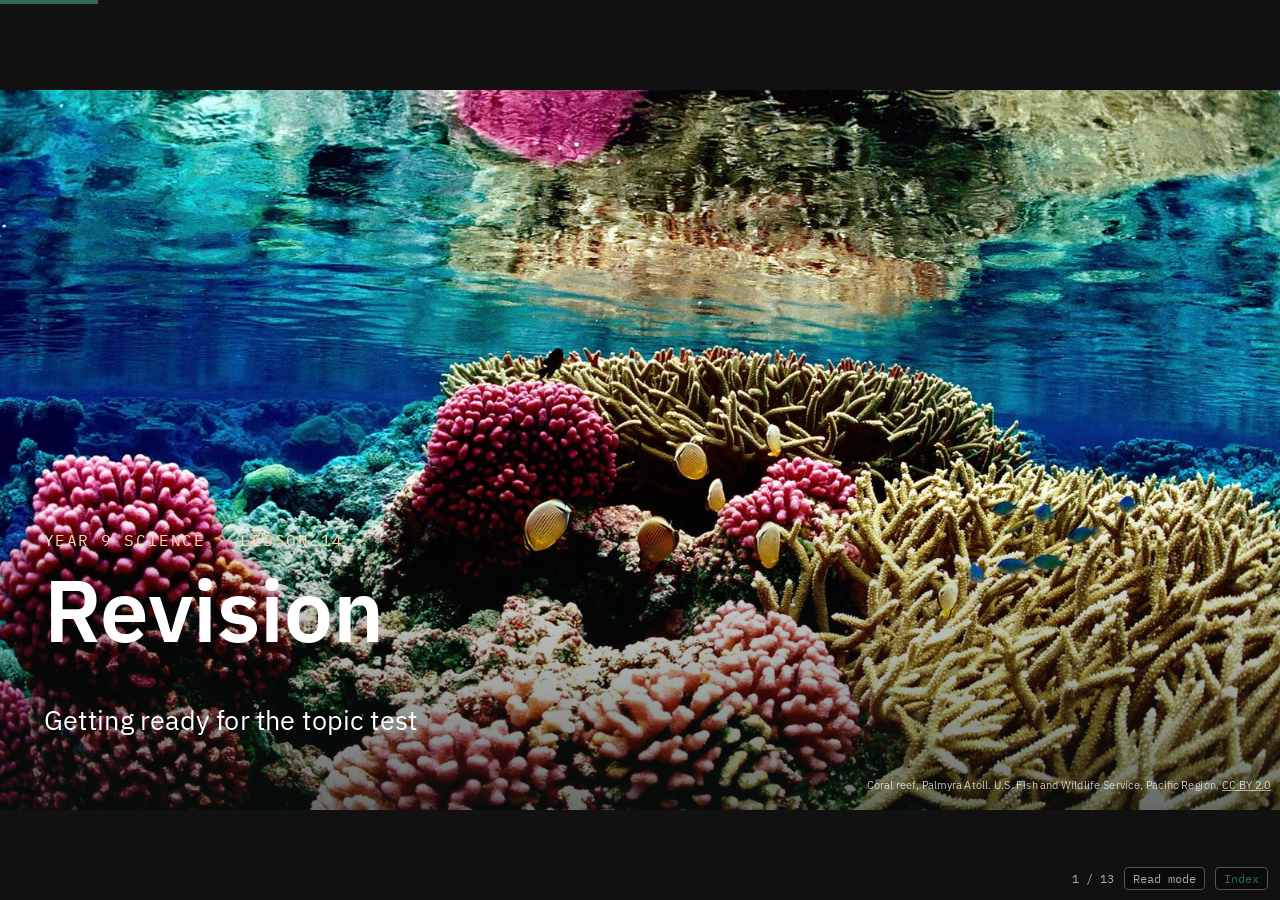
<file: L14.html>
<!doctype html>
<html lang="en">
<head>
<meta charset="utf-8">
<meta name="viewport" content="width=device-width, initial-scale=1">
<title>L14 Revision | Are we related?</title>
<link rel="preconnect" href="https://fonts.googleapis.com">
<link rel="stylesheet" href="https://fonts.googleapis.com/css2?family=IBM+Plex+Mono:wght@500&family=IBM+Plex+Sans:wght@400;600;700&display=swap">
<link rel="stylesheet" href="assets/deck.css">
</head>
<body>
<main class="deck">

<!-- 1. Title -->
<section class="slide photo">
  <img class="bg" src="img/L01-reef.jpg" alt="A coral reef crowded with corals and fish">
  <div class="overlay">
    <p class="kicker">Year 9 Science · Lesson 14</p>
    <h1>Revision</h1>
    <p>Getting ready for the topic test</p>
  </div>
  <p class="credit">Coral reef, Palmyra Atoll. U.S. Fish and Wildlife Service, Pacific Region. <a href="https://commons.wikimedia.org/wiki/File:Coral_reef_at_palmyra.jpg">CC BY 2.0</a></p>
</section>

<!-- 2. How the test works -->
<section class="slide">
  <p class="kicker">Lab manual p33</p>
  <h2>How the topic test works</h2>
  <p>Criterion A: <b>Knowing and understanding</b>. It covers the whole unit.</p>
  <div class="cards three">
    <div class="card"><div class="word">Strand i</div><div class="meaning">Recall, state, outline and describe what you know.</div></div>
    <div class="card"><div class="word">Strand ii</div><div class="meaning">Apply what you know to problems, including situations you haven't seen before.</div></div>
    <div class="card"><div class="word">Strand iii</div><div class="meaning">Interpret data and information to make judgements, backed by science.</div></div>
  </div>
  <p class="step def">Each section starts easy and gets harder. <b>Attempt every question</b>: the hard ones are where the top levels are.</p>
</section>

<!-- 3. Know and Do -->
<section class="slide">
  <p class="kicker">Lab manual p2 to p3</p>
  <h2>Check your progress</h2>
  <ol>
    <li>Go back to the Know and Do checklist at the front of your lab manual.</li>
    <li>For every row, tick <b>"I can do this!"</b> or <b>"I still need help…"</b>.</li>
    <li>Circle the <b>two rows</b> you are least sure about. Those are your revision for today and tonight.</li>
  </ol>
  <p class="step def">Ask about anything you still need help with <b>today</b>. Not the night before the test.</p>
</section>

<!-- 4. Command terms -->
<section class="slide">
  <p class="kicker">Read the question</p>
  <h2>Command terms: what each one wants</h2>
  <table class="taxa">
    <tr><th>Term</th><th>What to do</th></tr>
    <tr><td>State</td><td>Give a name, value or short answer. No explanation needed.</td></tr>
    <tr><td>Outline</td><td>Give a brief account: the main points, in a sentence or two.</td></tr>
    <tr><td>Describe</td><td>Give a detailed account of a process, step by step.</td></tr>
    <tr><td>Suggest</td><td>Propose a possible answer, and give a reason for it.</td></tr>
    <tr><td>Use the data</td><td>Quote <b>specific values</b> from the graph or table, with units.</td></tr>
  </table>
</section>

<!-- 5. Quick-fire 1 -->
<section class="slide">
  <p class="kicker">Quick-fire quiz · part 1</p>
  <h2>Write your answers, then check</h2>
  <ol>
    <li>List the seven levels of classification. <span class="step"><b>Kingdom, phylum, class, order, family, genus, species.</b></span></li>
    <li>Name the three domains of life. <span class="step"><b>Archaea, Bacteria, Eukarya.</b></span></li>
    <li>Name the three types of adaptation. <span class="step"><b>Structural, behavioural, physiological.</b></span></li>
    <li>What is variation? <span class="step"><b>The differences between individuals of the same species.</b></span></li>
    <li>Why is a bat a mammal, not a bird? <span class="step"><b>It has fur and feeds its young milk.</b></span></li>
  </ol>
</section>

<!-- 6. Quick-fire 2 -->
<section class="slide">
  <p class="kicker">Quick-fire quiz · part 2</p>
  <h2>Write your answers, then check</h2>
  <ol start="6">
    <li>List the five steps of natural selection. <span class="step"><b>Variation, selection, reproduction, inheritance, time.</b></span></li>
    <li>Why did dark peppered moths become common? <span class="step"><b>On sooty trees, birds ate more light moths, so dark ones survived to breed.</b></span></li>
    <li>How many chromosomes are in a human gamete? <span class="step"><b>23.</b></span></li>
    <li>What is a zygote? <span class="step"><b>A fertilised egg, with DNA from both parents.</b></span></li>
    <li>What is a mutation? <span class="step"><b>A mistake made when DNA is copied.</b></span></li>
  </ol>
</section>

<!-- 7. Mark the answers -->
<section class="slide">
  <p class="kicker">Be the marker</p>
  <h2 style="font-size:1.45em">"Describe how the number of spots can be passed from a male guppy to his offspring."</h2>
  <div class="cards three">
    <div class="card"><div class="word">Answer A</div><div class="meaning">The babies get spots from their dad because they are related to him.</div></div>
    <div class="card"><div class="word">Answer B</div><div class="meaning">The father passes on genes for spots in his sperm. The sperm fertilises an egg, so the baby gets genes from both parents.</div></div>
    <div class="card"><div class="word">Answer C</div><div class="meaning">Spot number is coded for by genes on chromosomes. The male makes sperm, gametes with one copy of each chromosome, so one allele for spots. At fertilisation a sperm joins an egg to make a zygote with two copies of each chromosome, one from each parent. The zygote divides into the baby, which inherits the father's spot genes.</div></div>
  </div>
  <p>Rank them from weakest to strongest. Then: what would B need to add to become C?</p>
</section>

<!-- 8. Marking -->
<section class="slide">
  <p class="kicker">How they'd be marked</p>
  <h2>From "states" to "describes"</h2>
  <ul>
    <li class="step"><b>A</b> just <b>states</b> a link. No science words: low level.</li>
    <li class="step"><b>B</b> <b>outlines</b> the idea: genes, sperm, fertilisation. Correct, but brief: middle level.</li>
    <li class="step"><b>C</b> <b>describes</b> the whole process in order: genes on chromosomes, gametes with one copy, fertilisation, zygote with two copies, inheritance. Top level.</li>
  </ul>
  <p class="step def">To move up a level: use the key words, put the steps <b>in order</b>, and link them back to the trait in the question.</p>
</section>

<!-- 9. Data practice -->
<section class="slide">
  <p class="kicker">Practise with data</p>
  <h2>Beetles on a volcanic island</h2>
  <p>A volcano erupts and covers the island's pale sand in <b>dark ash</b>. Birds eat the beetles they can see. <span class="small">(Example data.)</span></p>
  <svg class="chart" viewBox="0 0 860 400" style="max-height:520px" role="img" aria-label="Two pie charts. Before the eruption: 85% light beetles, 15% dark beetles. Twenty generations later: 10% light beetles, 90% dark beetles.">
      <path d="M200,170 L313.26,87.71 A140,140 0 1,1 200,30 Z" fill="#e8d3a6" stroke="#fff" stroke-width="3"/>
      <path d="M200,170 L200,30 A140,140 0 0,1 313.26,87.71 Z" fill="#3a3a3a" stroke="#fff" stroke-width="3"/>
      <text x="240" y="98" text-anchor="middle" style="fill:#fff;font-weight:600;font-size:22px">15%</text>
      <text x="160" y="255" text-anchor="middle" style="font-weight:600;font-size:22px">85%</text>
      <path d="M650,170 L567.71,56.74 A140,140 0 0,1 650,30 Z" fill="#e8d3a6" stroke="#fff" stroke-width="3"/>
      <path d="M650,170 L650,30 A140,140 0 1,1 567.71,56.74 Z" fill="#3a3a3a" stroke="#fff" stroke-width="3"/>
      <text x="677" y="260" text-anchor="middle" style="fill:#fff;font-weight:600;font-size:22px">90%</text>
      <text x="623" y="93" text-anchor="middle" style="font-weight:600;font-size:22px">10%</text>
      <text class="title" x="200" y="345" text-anchor="middle">Before the eruption</text>
      <text class="title" x="650" y="345" text-anchor="middle">20 generations later</text>
      <rect x="300" y="370" width="18" height="18" fill="#e8d3a6"/><text x="325" y="385">Light beetles</text>
      <rect x="460" y="370" width="18" height="18" fill="#3a3a3a"/><text x="485" y="385">Dark beetles</text>
  </svg>
</section>

<!-- 10. Data questions -->
<section class="slide">
  <p class="kicker">Practise with data</p>
  <h2>Questions</h2>
  <ol>
    <li>Which colour was most common before the eruption? <span class="step"><b>Light, 85%.</b></span></li>
    <li>Describe how the population changed. Use the data. <span class="step"><b>Dark beetles rose from 15% to 90%; light beetles fell from 85% to 10%.</b></span></li>
    <li>Explain the change using natural selection. <span class="step">Beetles <b>varied</b> in colour. On dark ash, birds saw and ate more light beetles (<b>selection</b>). More dark beetles survived to <b>reproduce</b>, and their offspring <b>inherited</b> dark colour. Over 20 generations (<b>time</b>), dark beetles became common.</span></li>
    <li>A student says, "The beetles turned dark because they needed to hide." Do you agree? <span class="step">No: the dark beetles were already there. The ash didn't change any beetle; it changed <b>which ones survived</b>.</span></li>
  </ol>
</section>

<!-- 11. Cornell notes and Quizlet -->
<section class="slide">
  <p class="kicker">Lab manual p33</p>
  <h2>Revise your weakest section</h2>
  <div class="cols">
    <div>
      <h3>Cornell notes</h3>
      <ul>
        <li><b>Left column:</b> key questions or words.</li>
        <li><b>Right column:</b> your notes.</li>
        <li><b>Bottom:</b> a short summary in your own words.</li>
      </ul>
      <p class="small">Cover the right column and test yourself from the left.</p>
    </div>
    <div>
      <h3>Vocabulary</h3>
      <p>Practise with the class Quizlet flashcards:</p>
      <p><a href="https://quizlet.com/682753037/flashcards" target="_blank" rel="noopener">quizlet.com/682753037/flashcards</a></p>
      <p class="small">And every lesson's slides are on the <a href="index.html">unit page</a>.</p>
    </div>
  </div>
</section>

<!-- 12. Exit -->
<section class="slide">
  <p class="kicker">Exit question</p>
  <h2>Your revision plan</h2>
  <p class="quote">The section I most need to revise is ______. Tonight I will ______.</p>
</section>

<!-- 13. Missed this lesson? -->
<section class="slide">
  <p class="kicker">Away today?</p>
  <h2>Missed this lesson? Catch up here</h2>
  <ul>
    <li>Tick the Know and Do checklist (lab manual p2 to p3) and pick your two weakest rows.</li>
    <li>Do the quick-fire quiz on slides 5 and 6 without looking, then check.</li>
    <li>Rank the three guppy answers on slide 7, then read slide 8.</li>
    <li>Answer the beetle questions on slide 10 before you reveal the answers.</li>
    <li>Make Cornell notes on your weakest section, and practise on Quizlet.</li>
  </ul>
</section>

</main>
<script src="assets/deck.js"></script>
</body>
</html>
</file>
<file: assets/deck.css>
/* Are we related? Shared deck styles.
   Two modes:
   - present: one 1600x900 slide at a time, scaled to fit the screen (projector)
   - read:    all slides stacked and reflowed (students at home, phones)  */

:root {
  --paper: #f6f3ec;
  --ink: #1f2a24;
  --muted: #5b665f;
  --accent: #2f6b4f;      /* forest green */
  --accent-2: #b5562b;    /* kōwhai-rust, for emphasis */
  --card: #ffffff;
  --line: #d9d3c6;
  --shade: rgba(10, 18, 14, 0.62);
}

* { box-sizing: border-box; }
html, body { margin: 0; height: 100%; }
body {
  background: var(--paper);
  color: var(--ink);
  font-family: "IBM Plex Sans", system-ui, sans-serif;
  -webkit-font-smoothing: antialiased;
}

/* ---------- slide content (shared by both modes) ---------- */

.slide { position: relative; background: var(--paper); overflow: hidden; }
.slide h1, .slide h2, .slide h3 { font-weight: 600; line-height: 1.1; margin: 0 0 0.5em; }
.slide h1 { font-size: 3.2em; }
.slide h2 { font-size: 1.9em; color: var(--accent); }
.slide h3 { font-size: 1.1em; }
.slide p, .slide li { line-height: 1.4; }
.slide ul { padding-left: 1.1em; margin: 0.4em 0; }
.slide li { margin: 0.35em 0; }
.kicker {
  font-family: "IBM Plex Mono", ui-monospace, monospace;
  font-size: 0.6em; letter-spacing: 0.12em; text-transform: uppercase;
  color: var(--accent-2); margin: 0 0 0.6em;
}
.def {
  border-left: 0.25em solid var(--accent);
  background: var(--card);
  padding: 0.6em 0.9em; margin: 0.5em 0; border-radius: 0 0.3em 0.3em 0;
}
.def b { color: var(--accent); }
.small { font-size: 0.75em; color: var(--muted); }
.big-number { font-size: 2.2em; font-weight: 600; color: var(--accent); line-height: 1; margin: 0.4em 0 0.15em; }
.big-number + p { margin-top: 0; }
a { color: var(--accent); }

.cols { display: grid; grid-template-columns: 1fr 1fr; gap: 1.5em; align-items: start; }
.cols.wide-left { grid-template-columns: 1.4fr 1fr; }
.cards { display: grid; gap: 0.6em; }
.cards.four { grid-template-columns: repeat(4, 1fr); }
.cards.five { grid-template-columns: repeat(5, 1fr); }
.cards.three { grid-template-columns: repeat(3, 1fr); }
.card ul { font-size: 0.72em; padding-left: 1em; margin: 0.3em 0 0; }
.card li { margin: 0.2em 0; }
.card figure { aspect-ratio: 4 / 3; margin-bottom: 0.4em; }
.quote {
  background: var(--card); border: 1px solid var(--line); border-radius: 0.4em;
  padding: 0.7em 1em; font-size: 0.82em; line-height: 1.5;
}
.card {
  background: var(--card); border: 1px solid var(--line); border-radius: 0.4em;
  padding: 0.6em 0.75em;
}
.card .letter { font-size: 2em; font-weight: 700; color: var(--accent); line-height: 1; }
.card .word { font-weight: 600; margin: 0.15em 0; }
.card .meaning { font-size: 0.8em; color: var(--muted); }

figure { margin: 0; }
figure img { width: 100%; height: 100%; object-fit: cover; display: block; border-radius: 0.3em; }
.credit { font-size: 0.42em; color: var(--muted); margin-top: 0.3em; }
.credit a { color: inherit; }

.tile figure { aspect-ratio: 4 / 3; }
.cards.compact .tile figure { aspect-ratio: 16 / 9; }
.cards.compact .tile h3 { font-size: 0.9em; margin: 0.25em 0 0; }
figure.sketch img { height: auto; max-height: 700px; object-fit: contain; background: #fff; }
body.read figure.sketch img { max-height: 480px; }
.tile h3 { margin: 0.4em 0 0.2em; }
.verdict { font-size: 0.75em; }

/* Classification levels: a narrowing stack of bars */
.levels { display: grid; gap: 0.22em; justify-items: center; }
.levels div {
  background: var(--accent); color: #fff; border-radius: 0.25em;
  padding: 0.18em 0.6em; display: flex; justify-content: space-between; gap: 1em;
}
.levels div b { color: #ffd9a8; }
.levels div span { opacity: 0.8; font-size: 0.8em; align-self: center; }

/* Classification tables */
table.taxa { border-collapse: collapse; width: 100%; font-size: 0.85em; }
table.taxa th, table.taxa td { text-align: left; padding: 0.28em 0.6em; border-bottom: 1px solid var(--line); }
table.taxa th { color: var(--muted); font-weight: 600; }
table.taxa tr.shared td { background: #e3efe7; }
table.taxa td:first-child { font-weight: 600; }
table.taxa i, .sci { font-style: italic; }

/* Inline SVG charts */
svg.chart { width: 100%; height: auto; display: block; }
svg.chart text { font-family: inherit; fill: var(--ink); font-size: 16px; }
svg.chart .axis { stroke: var(--muted); stroke-width: 2; }
svg.chart .grid { stroke: var(--line); stroke-width: 1; }
svg.chart .col { fill: var(--accent); }
svg.chart .col.hi { fill: var(--accent-2); }
svg.chart .title { font-weight: 600; font-size: 18px; }

/* Full-bleed photo slides: title and hero */
.slide.photo { color: #fff; background: #111; }
.slide.photo > img.bg {
  position: absolute; inset: 0; width: 100%; height: 100%; object-fit: cover;
}
.slide.photo .overlay {
  position: absolute; left: 0; right: 0; bottom: 0; padding: 1.4em 1.6em 1.6em;
  background: linear-gradient(to top, var(--shade), transparent);
}
.slide.photo h1, .slide.photo h2 { color: #fff; }
/* Bright photos (snow, sand) need a darker backing for the text */
.slide.photo.bright .overlay { background: linear-gradient(to top, rgba(10,18,14,0.88) 55%, transparent); padding-top: 3em; }
.slide.photo.bright .credit { background: rgba(10,18,14,0.6); padding: 0.1em 0.4em; border-radius: 0.2em; }
.slide.photo .kicker { color: #ffd9a8; }
.slide.photo .credit {
  position: absolute; right: 0.8em; bottom: 0.5em; color: rgba(255,255,255,0.75);
}
.slide.photo.contain { background: var(--paper); color: var(--ink); }
.slide.photo.contain > img.bg { object-fit: contain; padding: 0.8em 0 2.2em; }
.slide.photo.contain .overlay { background: none; }
.slide.photo.contain h2 { color: var(--accent); }
.slide.photo.contain .credit { color: var(--muted); }

/* ---------- present mode ---------- */

body.present { overflow: hidden; background: #111; }
body.present .deck {
  position: fixed; left: 50%; top: 50%;
  width: 1600px; height: 900px;
  transform: translate(-50%, -50%) scale(var(--scale, 1));
}
body.present .slide {
  position: absolute; inset: 0; display: none;
  font-size: 34px; padding: 70px 90px;
}
body.present .slide.photo { padding: 0; }
body.present .slide.current { display: block; }
body.present .step { visibility: hidden; }
body.present .step.shown { visibility: visible; }

.hud {
  position: fixed; right: 12px; bottom: 10px; z-index: 5;
  font: 12px "IBM Plex Mono", ui-monospace, monospace; color: #aaa;
  display: flex; gap: 10px; align-items: center;
}
.hud button {
  font: inherit; color: inherit; background: rgba(0,0,0,0.4);
  border: 1px solid #555; border-radius: 4px; padding: 3px 8px; cursor: pointer;
}
.bar { position: fixed; left: 0; top: 0; height: 4px; background: var(--accent); z-index: 5; }
body.read .bar { display: none; }

/* ---------- read mode ---------- */

body.read .deck { max-width: 980px; margin: 0 auto; padding: 16px 16px 60px; }
body.read .slide {
  font-size: 17px; padding: 28px 24px; margin-bottom: 18px;
  border: 1px solid var(--line); border-radius: 8px;
}
body.read .slide h1 { font-size: 2.2em; }
body.read .slide.photo { min-height: 0; aspect-ratio: 16 / 9; padding: 0; }
body.read .slide.photo.contain { aspect-ratio: auto; }
body.read .slide.photo.contain > img.bg { position: static; height: auto; max-height: 520px; padding: 12px; }
body.read .slide.photo.contain .overlay { position: static; padding: 0 20px 16px; }
body.read .slide.photo.contain .credit { position: static; padding: 0 20px 12px; }
body.read .hud { color: var(--muted); }
body.read .hud button { background: var(--card); border-color: var(--line); }

@media (max-width: 760px) {
  body.read .cols, body.read .cols.wide-left { grid-template-columns: 1fr; }
  body.read .cards.four, body.read .cards.five, body.read .cards.three { grid-template-columns: 1fr 1fr; }
  body.read .slide.photo { aspect-ratio: 3 / 4; }
  body.read .slide.photo h1 { font-size: 1.7em; }
}

@media print {
  .hud, .bar { display: none; }
  body.read .slide { break-inside: avoid; }
}
</file>
